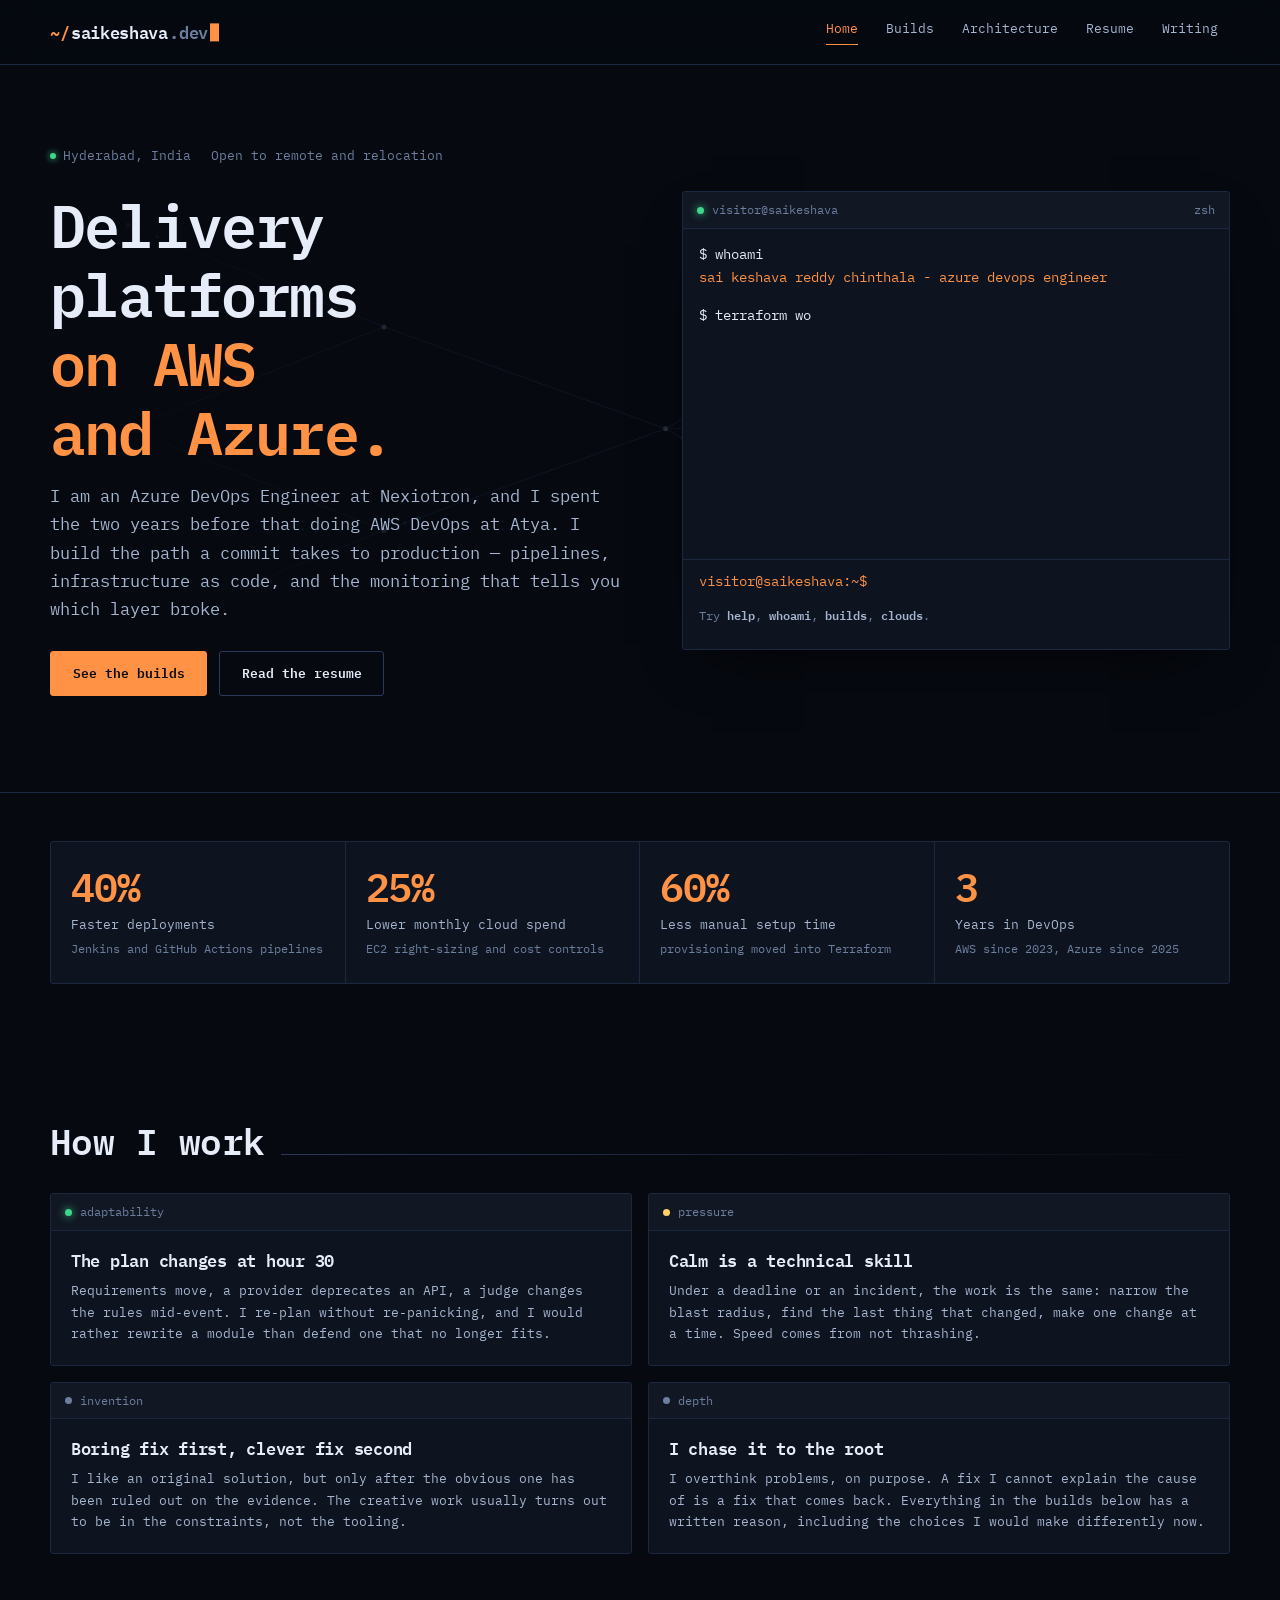
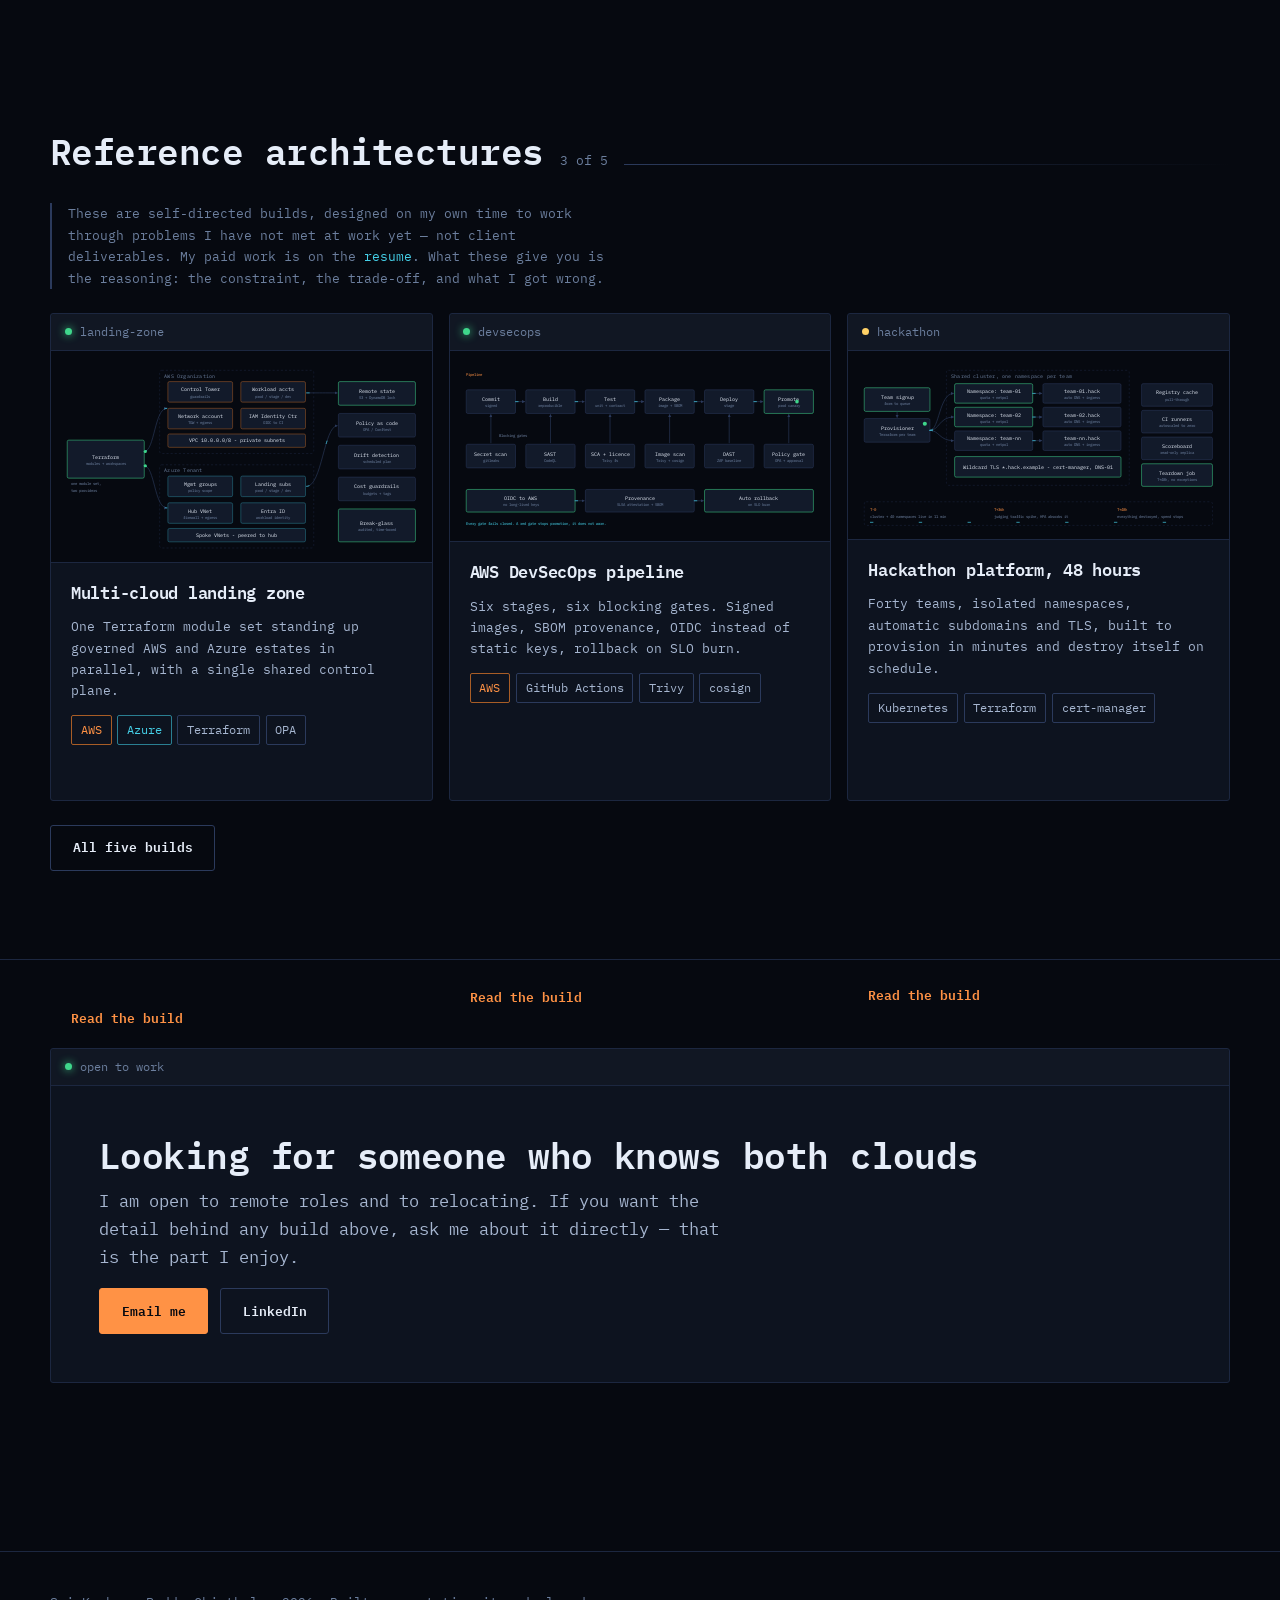
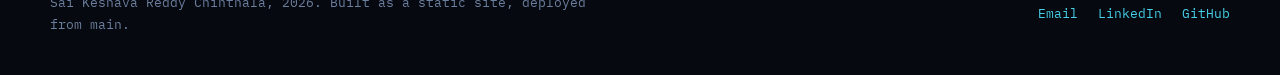
<file: index.html>
<!DOCTYPE html>
<html lang="en">
<head>
<meta charset="UTF-8">
<meta name="viewport" content="width=device-width, initial-scale=1">
<title>Sai Keshava Reddy Chinthala — Azure DevOps Engineer</title>
<meta name="description" content="Azure DevOps Engineer at Nexiotron, with AWS DevOps since 2023. Delivery pipelines, infrastructure as code, and the monitoring that tells you which layer broke.">
<link rel="canonical" href="https://saikeshavareddych.github.io/">

<meta property="og:type" content="website">
<meta property="og:title" content="Sai Keshava Reddy Chinthala — Azure DevOps Engineer">
<meta property="og:description" content="AWS and Azure since 2023. Real delivery work, plus five reference architectures documented decision by decision.">
<meta property="og:url" content="https://saikeshavareddych.github.io/">
<meta property="og:image" content="https://saikeshavareddych.github.io/assets/diagrams/landing-zone.png">
<meta name="twitter:card" content="summary_large_image">
<meta name="theme-color" content="#060910">

<link rel="preconnect" href="https://fonts.googleapis.com">
<link rel="preconnect" href="https://fonts.gstatic.com" crossorigin>
<link href="https://fonts.googleapis.com/css2?family=IBM+Plex+Mono:wght@400;600&family=IBM+Plex+Sans:wght@400;600&display=swap" rel="stylesheet">
<link rel="icon" href="assets/favicon.svg" type="image/svg+xml">
<link rel="apple-touch-icon" href="assets/favicon.svg">
<link rel="stylesheet" href="css/style.css">

<script type="application/ld+json">
{
  "@context": "https://schema.org",
  "@type": "Person",
  "name": "Sai Keshava Reddy Chinthala",
  "jobTitle": "Azure DevOps Engineer",
  "worksFor": { "@type": "Organization", "name": "Nexiotron India Pvt. Ltd." },
  "address": { "@type": "PostalAddress", "addressLocality": "Hyderabad", "addressCountry": "IN" },
  "email": "mailto:saikeshavareddych@gmail.com",
  "telephone": "+91-7729066003",
  "alumniOf": { "@type": "CollegeOrUniversity", "name": "Kamala Institute of Technology and Science" },
  "url": "https://saikeshavareddych.github.io/",
  "sameAs": [
    "https://www.linkedin.com/in/saikeshavareddy/",
    "https://github.com/saikeshavareddych"
  ],
  "knowsAbout": ["AWS", "Microsoft Azure", "Terraform", "Docker", "Kubernetes", "Jenkins", "GitHub Actions", "Azure Pipelines", "Ansible", "Prometheus", "Grafana", "Nginx", "Linux"]
}
</script>
</head>
<body>

<a class="skip" href="#main">Skip to content</a>

<header class="nav">
  <div class="nav-inner">
    <a class="brand" href="index.html">
      <span class="prompt">~/</span>saikeshava<span class="tld">.dev</span><span class="caret" aria-hidden="true"></span>
    </a>
    <button class="nav-toggle" aria-label="Open menu" aria-expanded="false" aria-controls="nav-list">
      <span></span><span></span><span></span>
    </button>
    <ul class="nav-list" id="nav-list">
      <li><a href="index.html" aria-current="page">Home</a></li>
      <li><a href="projects.html">Builds</a></li>
      <li><a href="architecture.html">Architecture</a></li>
      <li><a href="resume.html">Resume</a></li>
      <li><a href="blog.html">Writing</a></li>
    </ul>
  </div>
</header>

<main id="main">

<section class="hero">
  <canvas id="topology" aria-hidden="true"></canvas>
  <div class="shell hero-inner">

    <div>
      <div class="locus">
        <span><i class="pip" aria-hidden="true"></i>Hyderabad, India</span>
        <span>Open to remote and relocation</span>
      </div>

      <h1>
        Delivery platforms
        <span class="l2">on AWS and Azure.</span>
      </h1>

      <p class="lede">
        I am an Azure DevOps Engineer at Nexiotron, and I spent the two years
        before that doing AWS DevOps at Atya. I build the path a commit takes to
        production — pipelines, infrastructure as code, and the monitoring that
        tells you which layer broke.
      </p>

      <div class="btn-row">
        <a class="btn btn--primary" href="projects.html">See the builds</a>
        <a class="btn btn--ghost" href="resume.html">Read the resume</a>
      </div>
    </div>

    <div class="term panel" id="term">
      <div class="panel__bar">
        <i class="dot dot--ok" aria-hidden="true"></i>
        <span>visitor@saikeshava</span>
        <span class="spacer"></span>
        <span>zsh</span>
      </div>
      <div class="term__out" role="log" aria-live="polite" aria-label="Terminal output"></div>
      <form class="term__form" autocomplete="off">
        <label class="term__ps1" for="term-in">visitor@saikeshava:~$</label>
        <input class="term__in" id="term-in" name="cmd" type="text" spellcheck="false"
               autocapitalize="off" autocorrect="off" aria-label="Type a command">
      </form>
      <p class="term__hint">Try <b>help</b>, <b>whoami</b>, <b>builds</b>, <b>clouds</b>.</p>
    </div>

  </div>
</section>

<section class="section section--tight">
  <div class="shell" data-enter>
    <div class="metrics">
      <div class="metric">
        <div class="metric__v"><span data-count="40" data-suffix="%">0%</span></div>
        <div class="metric__k">Faster deployments</div>
        <div class="metric__n">Jenkins and GitHub Actions pipelines</div>
      </div>
      <div class="metric">
        <div class="metric__v"><span data-count="25" data-suffix="%">0%</span></div>
        <div class="metric__k">Lower monthly cloud spend</div>
        <div class="metric__n">EC2 right-sizing and cost controls</div>
      </div>
      <div class="metric">
        <div class="metric__v"><span data-count="60" data-suffix="%">0%</span></div>
        <div class="metric__k">Less manual setup time</div>
        <div class="metric__n">provisioning moved into Terraform</div>
      </div>
      <div class="metric">
        <div class="metric__v"><span data-count="3">0</span></div>
        <div class="metric__k">Years in DevOps</div>
        <div class="metric__n">AWS since 2023, Azure since 2025</div>
      </div>
    </div>
  </div>
</section>

<section class="section">
  <div class="shell">
    <div class="section-head" data-enter>
      <h2>How I work</h2>
    </div>

    <div class="grid grid--pair" data-enter>
      <article class="panel strength">
        <div class="panel__bar"><i class="dot dot--ok" aria-hidden="true"></i><span>adaptability</span></div>
        <div class="panel__body">
          <h3>The plan changes at hour 30</h3>
          <p>
            Requirements move, a provider deprecates an API, a judge changes the
            rules mid-event. I re-plan without re-panicking, and I would rather
            rewrite a module than defend one that no longer fits.
          </p>
        </div>
      </article>

      <article class="panel strength">
        <div class="panel__bar"><i class="dot dot--warn" aria-hidden="true"></i><span>pressure</span></div>
        <div class="panel__body">
          <h3>Calm is a technical skill</h3>
          <p>
            Under a deadline or an incident, the work is the same: narrow the
            blast radius, find the last thing that changed, make one change at a
            time. Speed comes from not thrashing.
          </p>
        </div>
      </article>

      <article class="panel strength">
        <div class="panel__bar"><i class="dot" aria-hidden="true"></i><span>invention</span></div>
        <div class="panel__body">
          <h3>Boring fix first, clever fix second</h3>
          <p>
            I like an original solution, but only after the obvious one has been
            ruled out on the evidence. The creative work usually turns out to be
            in the constraints, not the tooling.
          </p>
        </div>
      </article>

      <article class="panel strength">
        <div class="panel__bar"><i class="dot" aria-hidden="true"></i><span>depth</span></div>
        <div class="panel__body">
          <h3>I chase it to the root</h3>
          <p>
            I overthink problems, on purpose. A fix I cannot explain the cause of
            is a fix that comes back. Everything in the builds below has a
            written reason, including the choices I would make differently now.
          </p>
        </div>
      </article>
    </div>
  </div>
</section>

<section class="section">
  <div class="shell">
    <div class="section-head" data-enter>
      <h2>Reference architectures</h2>
      <span class="count">3 of 5</span>
    </div>

    <p class="disclaimer" data-enter>
      These are self-directed builds, designed on my own time to work through
      problems I have not met at work yet — not client deliverables. My paid
      work is on the <a href="resume.html">resume</a>. What these give you is
      the reasoning: the constraint, the trade-off, and what I got wrong.
    </p>

    <div class="grid" data-enter>

      <a class="panel build" href="projects/multi-cloud-landing-zone.html">
        <div class="panel__bar"><i class="dot dot--ok" aria-hidden="true"></i><span>landing-zone</span></div>
        <div class="build__thumb" data-diagram="landing-zone" aria-hidden="true"><noscript><img src="assets/diagrams/landing-zone.png" alt=""></noscript></div>
        <div class="panel__body">
          <h3>Multi-cloud landing zone</h3>
          <p>One Terraform module set standing up governed AWS and Azure estates in parallel, with a single shared control plane.</p>
          <div class="tags">
            <span class="tag tag--aws">AWS</span>
            <span class="tag tag--azure">Azure</span>
            <span class="tag">Terraform</span>
            <span class="tag">OPA</span>
          </div>
          <span class="open">Read the build</span>
        </div>
      </a>

      <a class="panel build" href="projects/aws-devsecops-pipeline.html">
        <div class="panel__bar"><i class="dot dot--ok" aria-hidden="true"></i><span>devsecops</span></div>
        <div class="build__thumb" data-diagram="devsecops" aria-hidden="true"><noscript><img src="assets/diagrams/devsecops.png" alt=""></noscript></div>
        <div class="panel__body">
          <h3>AWS DevSecOps pipeline</h3>
          <p>Six stages, six blocking gates. Signed images, SBOM provenance, OIDC instead of static keys, rollback on SLO burn.</p>
          <div class="tags">
            <span class="tag tag--aws">AWS</span>
            <span class="tag">GitHub Actions</span>
            <span class="tag">Trivy</span>
            <span class="tag">cosign</span>
          </div>
          <span class="open">Read the build</span>
        </div>
      </a>

      <a class="panel build" href="projects/hackathon-platform-48h.html">
        <div class="panel__bar"><i class="dot dot--warn" aria-hidden="true"></i><span>hackathon</span></div>
        <div class="build__thumb" data-diagram="hackathon" aria-hidden="true"><noscript><img src="assets/diagrams/hackathon.png" alt=""></noscript></div>
        <div class="panel__body">
          <h3>Hackathon platform, 48 hours</h3>
          <p>Forty teams, isolated namespaces, automatic subdomains and TLS, built to provision in minutes and destroy itself on schedule.</p>
          <div class="tags">
            <span class="tag">Kubernetes</span>
            <span class="tag">Terraform</span>
            <span class="tag">cert-manager</span>
          </div>
          <span class="open">Read the build</span>
        </div>
      </a>

    </div>

    <div class="btn-row" style="margin-top:1.5rem" data-enter>
      <a class="btn btn--ghost" href="projects.html">All five builds</a>
    </div>
  </div>
</section>

<section class="section cta">
  <div class="shell" data-enter>
    <div class="panel">
      <div class="panel__bar"><i class="dot dot--ok" aria-hidden="true"></i><span>open to work</span></div>
      <div class="panel__body">
        <h2>Looking for someone who knows both clouds</h2>
        <p class="lede">
          I am open to remote roles and to relocating. If you want the detail
          behind any build above, ask me about it directly — that is the part I
          enjoy.
        </p>
        <div class="btn-row">
          <a class="btn btn--primary" href="mailto:saikeshavareddych@gmail.com?subject=Role%20discussion">Email me</a>
          <a class="btn btn--ghost" href="https://www.linkedin.com/in/saikeshavareddy/" target="_blank" rel="noopener">LinkedIn</a>
        </div>
      </div>
    </div>
  </div>
</section>

</main>

<footer class="foot">
  <div class="shell foot-inner">
    <p>Sai Keshava Reddy Chinthala, <span data-year>2026</span>. Built as a static site, deployed from main.</p>
    <div class="foot-links">
      <a href="mailto:saikeshavareddych@gmail.com">Email</a>
      <a href="https://www.linkedin.com/in/saikeshavareddy/" target="_blank" rel="noopener">LinkedIn</a>
      <a href="https://github.com/saikeshavareddych" target="_blank" rel="noopener">GitHub</a>
    </div>
  </div>
</footer>

<script src="js/diagrams.js"></script>
<script src="js/main.js" defer></script>
<script src="js/terminal.js" defer></script>
</body>
</html>
</file>
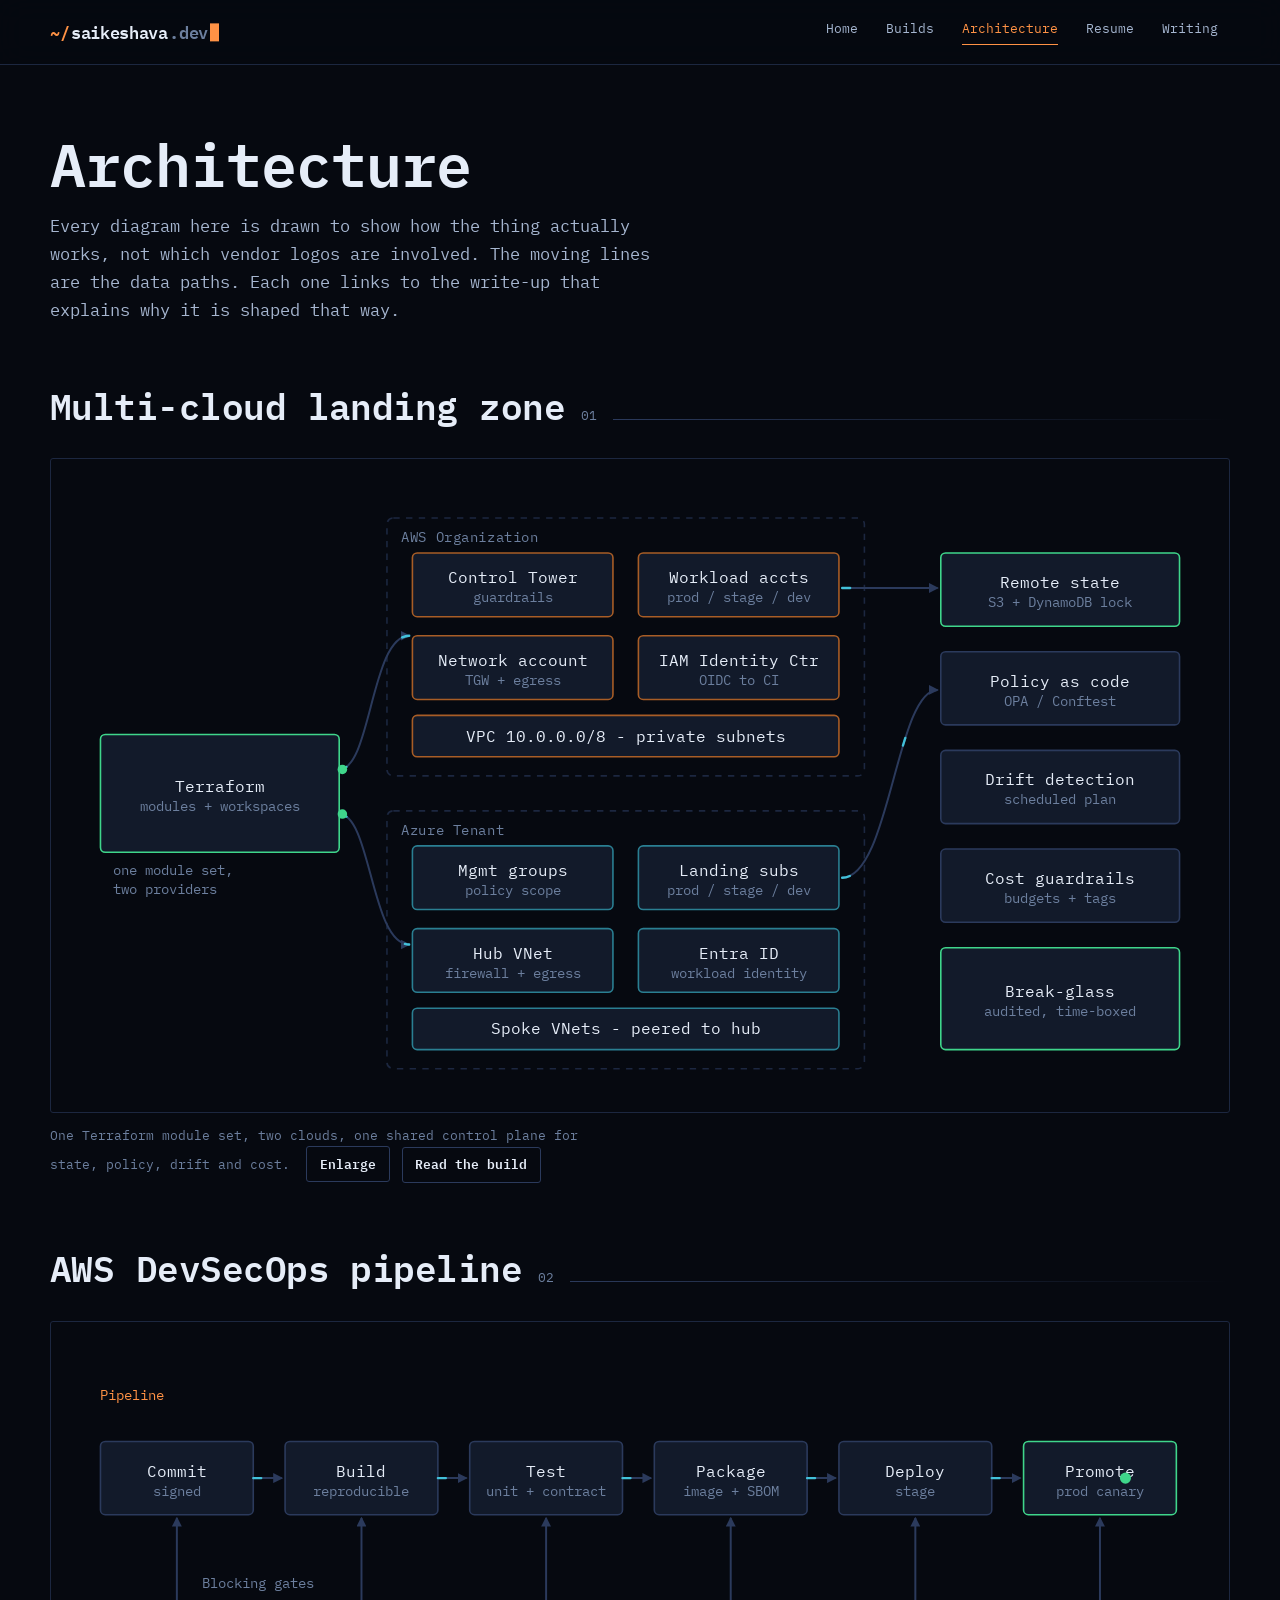
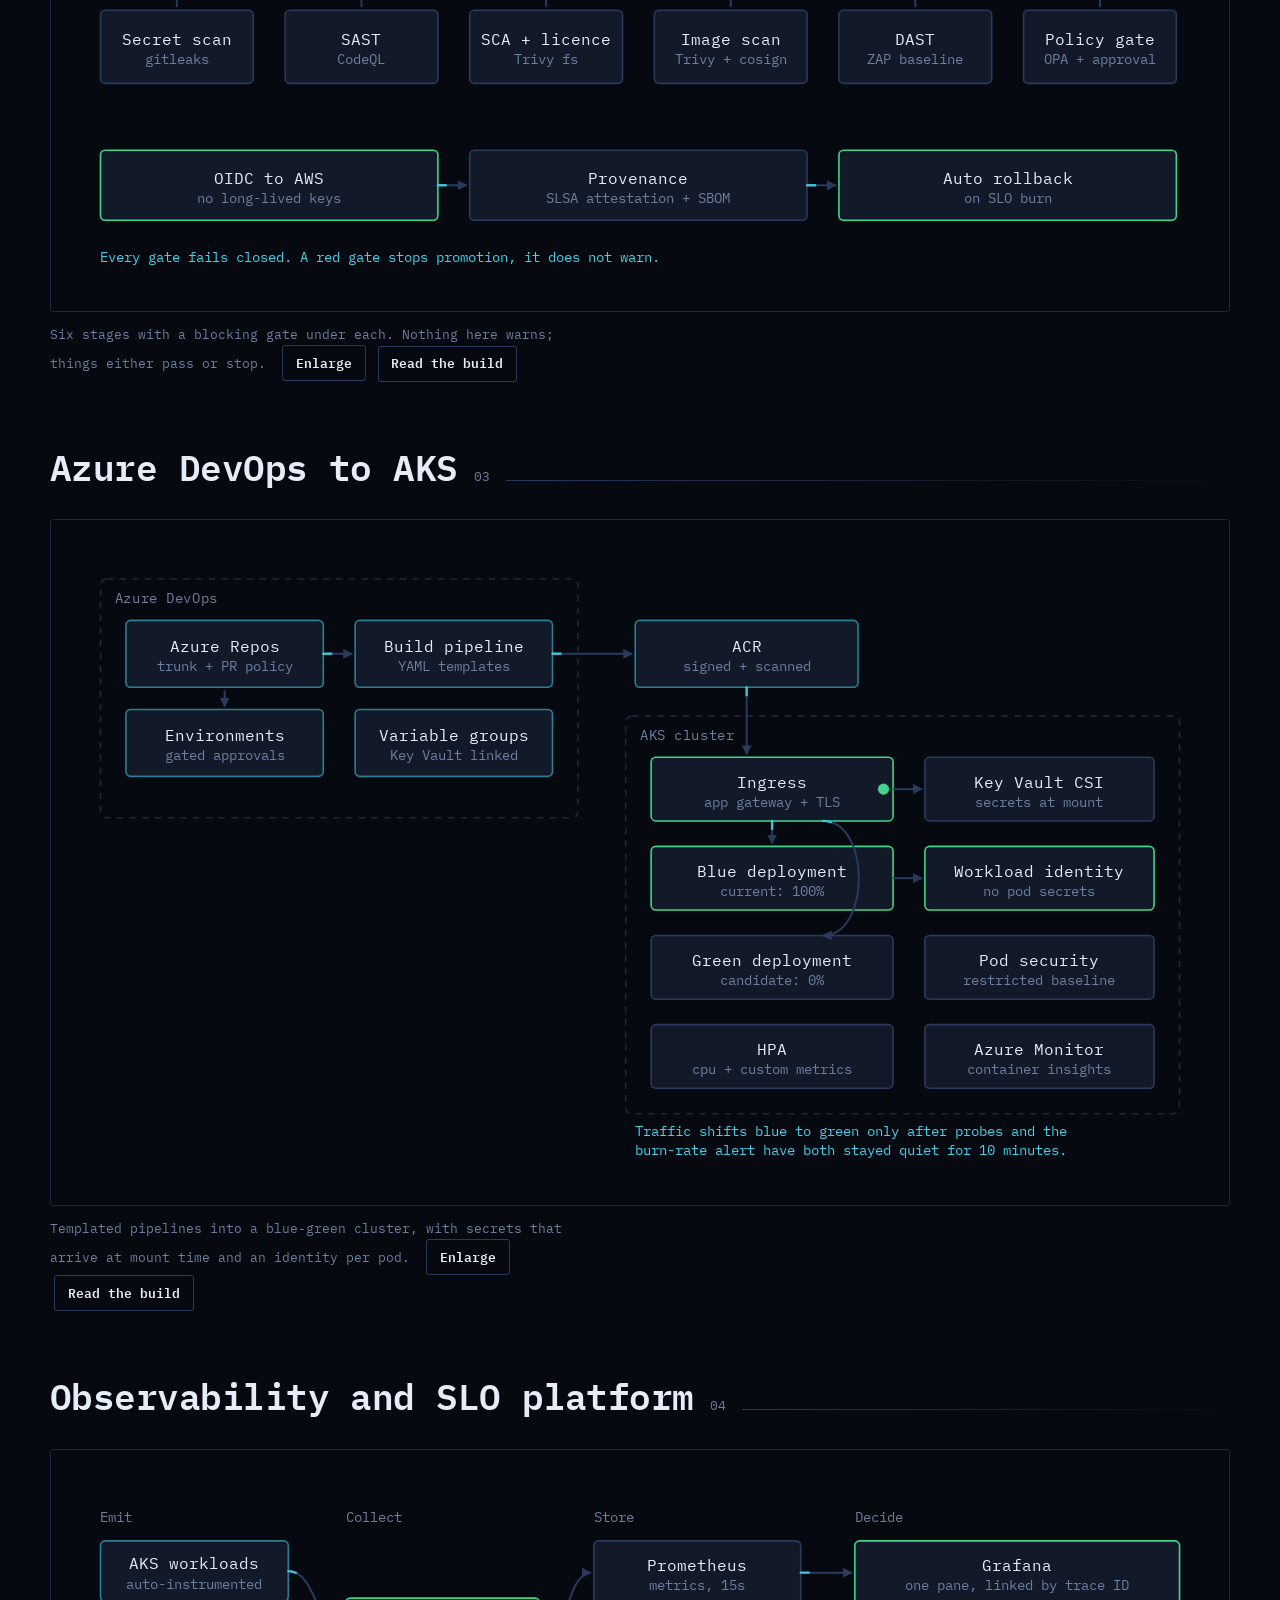
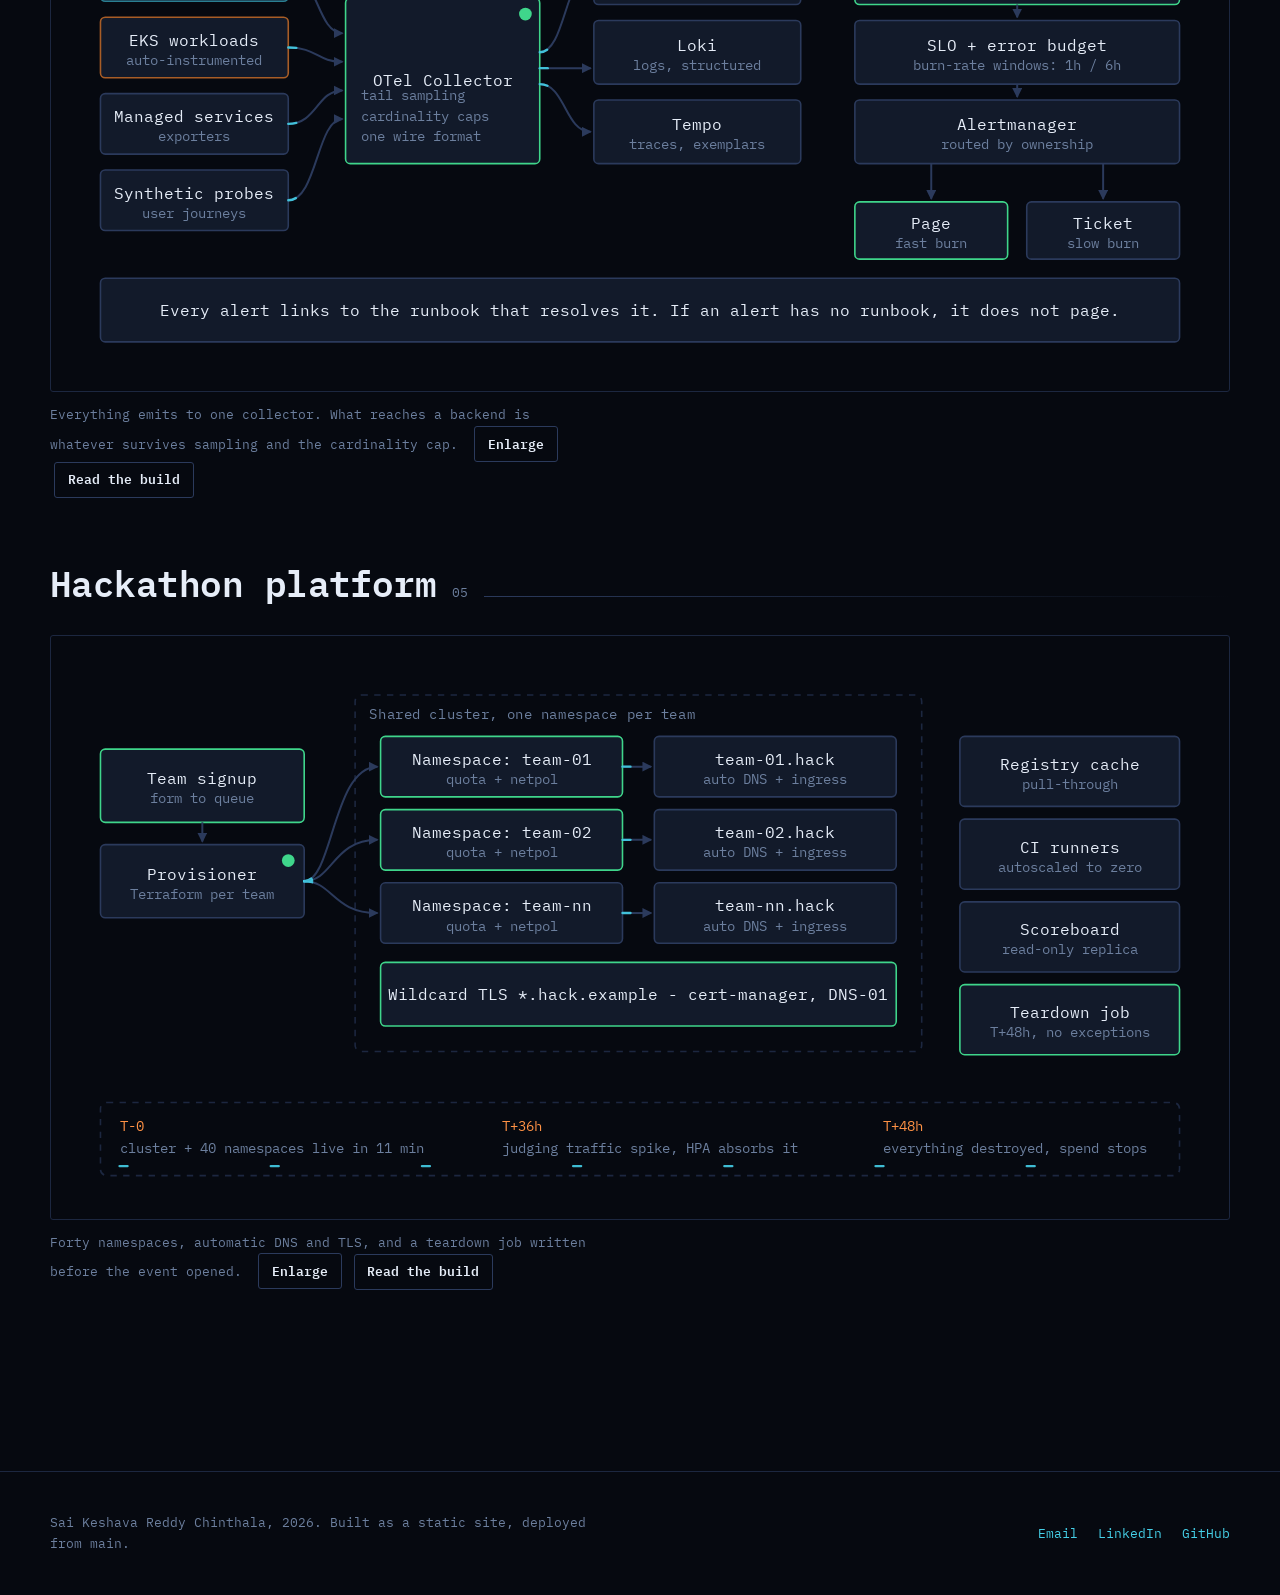
<file: architecture.html>
<!DOCTYPE html>
<html lang="en">
<head>
<meta charset="UTF-8">
<meta name="viewport" content="width=device-width, initial-scale=1">
<title>Architecture — Sai Keshava Reddy Chinthala</title>
<meta name="description" content="Five architecture diagrams across AWS and Azure: landing zone, DevSecOps pipeline, AKS delivery platform, observability, and a 48-hour hackathon platform.">
<link rel="canonical" href="https://saikeshavareddych.github.io/architecture.html">

<meta property="og:type" content="website">
<meta property="og:title" content="Architecture — Sai Keshava Reddy Chinthala">
<meta property="og:description" content="Five architecture diagrams across AWS and Azure, drawn to show the mechanism rather than the logos.">
<meta property="og:url" content="https://saikeshavareddych.github.io/architecture.html">
<meta property="og:image" content="https://saikeshavareddych.github.io/assets/diagrams/landing-zone.png">
<meta name="twitter:card" content="summary_large_image">
<meta name="theme-color" content="#060910">

<link rel="preconnect" href="https://fonts.googleapis.com">
<link rel="preconnect" href="https://fonts.gstatic.com" crossorigin>
<link href="https://fonts.googleapis.com/css2?family=IBM+Plex+Mono:wght@400;600&family=IBM+Plex+Sans:wght@400;600&display=swap" rel="stylesheet">
<link rel="icon" href="assets/favicon.svg" type="image/svg+xml">
<link rel="apple-touch-icon" href="assets/favicon.svg">
<link rel="stylesheet" href="css/style.css">
</head>
<body>

<a class="skip" href="#main">Skip to content</a>

<header class="nav">
  <div class="nav-inner">
    <a class="brand" href="index.html">
      <span class="prompt">~/</span>saikeshava<span class="tld">.dev</span><span class="caret" aria-hidden="true"></span>
    </a>
    <button class="nav-toggle" aria-label="Open menu" aria-expanded="false" aria-controls="nav-list">
      <span></span><span></span><span></span>
    </button>
    <ul class="nav-list" id="nav-list">
      <li><a href="index.html">Home</a></li>
      <li><a href="projects.html">Builds</a></li>
      <li><a href="architecture.html" aria-current="page">Architecture</a></li>
      <li><a href="resume.html">Resume</a></li>
      <li><a href="blog.html">Writing</a></li>
    </ul>
  </div>
</header>

<main id="main">

<div class="shell page-head">
  <h1>Architecture</h1>
  <p class="lede">
    Every diagram here is drawn to show how the thing actually works, not which
    vendor logos are involved. The moving lines are the data paths. Each one
    links to the write-up that explains why it is shaped that way.
  </p>
</div>

<section class="section">
  <div class="shell">

    <article style="margin-bottom:4rem" data-enter>
      <div class="section-head">
        <h2>Multi-cloud landing zone</h2>
        <span class="count">01</span>
      </div>
      <div class="diagram" id="dg-1" data-diagram="landing-zone"><noscript><img src="assets/diagrams/landing-zone.png" alt="Multi-cloud landing zone: one Terraform module set provisioning parallel AWS and Azure estates behind a shared control plane."></noscript></div>
      <p class="diagram-caption">
        One Terraform module set, two clouds, one shared control plane for state,
        policy, drift and cost.
        <button class="btn btn--ghost" style="min-height:36px;padding:.35rem .8rem;margin-left:.5rem" data-zoom="dg-1" data-zoom-label="Multi-cloud landing zone, enlarged">Enlarge</button>
        <a class="btn btn--ghost" style="min-height:36px;padding:.35rem .8rem;margin-left:.25rem" href="projects/multi-cloud-landing-zone.html">Read the build</a>
      </p>
    </article>

    <article style="margin-bottom:4rem" data-enter>
      <div class="section-head">
        <h2>AWS DevSecOps pipeline</h2>
        <span class="count">02</span>
      </div>
      <div class="diagram" id="dg-2" data-diagram="devsecops"><noscript><img src="assets/diagrams/devsecops.png" alt="AWS DevSecOps pipeline: six delivery stages, each with a blocking security gate beneath it, over a supply-chain spine."></noscript></div>
      <p class="diagram-caption">
        Six stages with a blocking gate under each. Nothing here warns; things
        either pass or stop.
        <button class="btn btn--ghost" style="min-height:36px;padding:.35rem .8rem;margin-left:.5rem" data-zoom="dg-2" data-zoom-label="AWS DevSecOps pipeline, enlarged">Enlarge</button>
        <a class="btn btn--ghost" style="min-height:36px;padding:.35rem .8rem;margin-left:.25rem" href="projects/aws-devsecops-pipeline.html">Read the build</a>
      </p>
    </article>

    <article style="margin-bottom:4rem" data-enter>
      <div class="section-head">
        <h2>Azure DevOps to AKS</h2>
        <span class="count">03</span>
      </div>
      <div class="diagram" id="dg-3" data-diagram="aks-platform"><noscript><img src="assets/diagrams/aks-platform.png" alt="Azure DevOps to AKS: templated pipelines into a blue-green cluster with Key Vault secrets and workload identity."></noscript></div>
      <p class="diagram-caption">
        Templated pipelines into a blue-green cluster, with secrets that arrive at
        mount time and an identity per pod.
        <button class="btn btn--ghost" style="min-height:36px;padding:.35rem .8rem;margin-left:.5rem" data-zoom="dg-3" data-zoom-label="Azure DevOps to AKS delivery platform, enlarged">Enlarge</button>
        <a class="btn btn--ghost" style="min-height:36px;padding:.35rem .8rem;margin-left:.25rem" href="projects/azure-devops-aks-platform.html">Read the build</a>
      </p>
    </article>

    <article style="margin-bottom:4rem" data-enter>
      <div class="section-head">
        <h2>Observability and SLO platform</h2>
        <span class="count">04</span>
      </div>
      <div class="diagram" id="dg-4" data-diagram="observability"><noscript><img src="assets/diagrams/observability.png" alt="Observability platform: all workloads emit to one OpenTelemetry Collector, fanning out to Prometheus, Loki and Tempo, joined in Grafana."></noscript></div>
      <p class="diagram-caption">
        Everything emits to one collector. What reaches a backend is whatever
        survives sampling and the cardinality cap.
        <button class="btn btn--ghost" style="min-height:36px;padding:.35rem .8rem;margin-left:.5rem" data-zoom="dg-4" data-zoom-label="Observability and SLO platform, enlarged">Enlarge</button>
        <a class="btn btn--ghost" style="min-height:36px;padding:.35rem .8rem;margin-left:.25rem" href="projects/observability-slo-platform.html">Read the build</a>
      </p>
    </article>

    <article data-enter>
      <div class="section-head">
        <h2>Hackathon platform</h2>
        <span class="count">05</span>
      </div>
      <div class="diagram" id="dg-5" data-diagram="hackathon"><noscript><img src="assets/diagrams/hackathon.png" alt="Hackathon platform: a provisioner creating one namespace per team with automatic DNS and TLS, plus a scheduled teardown."></noscript></div>
      <p class="diagram-caption">
        Forty namespaces, automatic DNS and TLS, and a teardown job written before
        the event opened.
        <button class="btn btn--ghost" style="min-height:36px;padding:.35rem .8rem;margin-left:.5rem" data-zoom="dg-5" data-zoom-label="Hackathon platform, enlarged">Enlarge</button>
        <a class="btn btn--ghost" style="min-height:36px;padding:.35rem .8rem;margin-left:.25rem" href="projects/hackathon-platform-48h.html">Read the build</a>
      </p>
    </article>

  </div>
</section>

</main>

<div class="lightbox" id="lightbox" role="dialog" aria-modal="true">
  <button class="lightbox__close" aria-label="Close">&#10005;</button>
  <div class="lightbox__inner"></div>
</div>

<footer class="foot">
  <div class="shell foot-inner">
    <p>Sai Keshava Reddy Chinthala, <span data-year>2026</span>. Built as a static site, deployed from main.</p>
    <div class="foot-links">
      <a href="mailto:saikeshavareddych@gmail.com">Email</a>
      <a href="https://www.linkedin.com/in/saikeshavareddy/" target="_blank" rel="noopener">LinkedIn</a>
      <a href="https://github.com/saikeshavareddych" target="_blank" rel="noopener">GitHub</a>
    </div>
  </div>
</footer>

<script src="js/diagrams.js"></script>
<script src="js/main.js" defer></script>
</body>
</html>
</file>
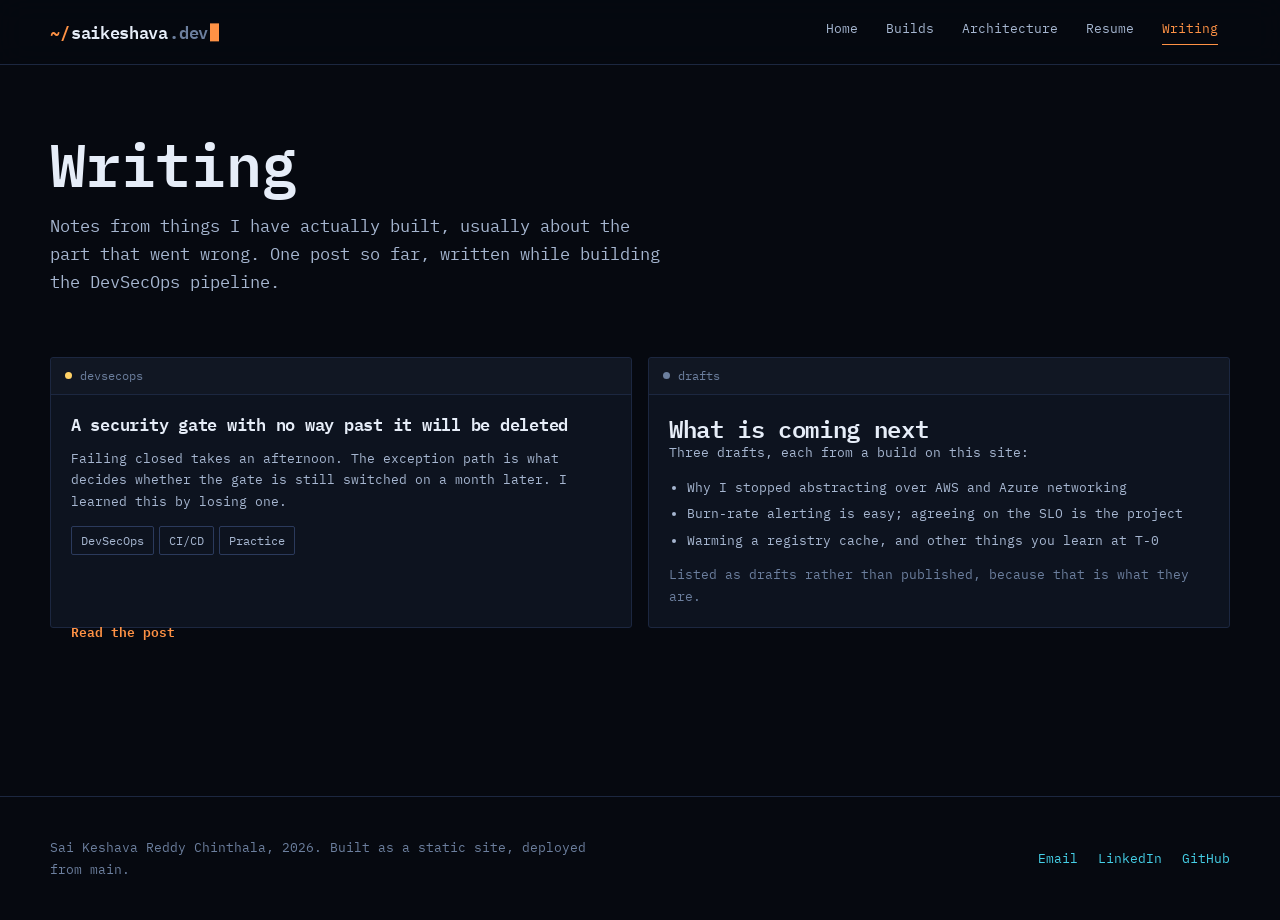
<file: blog.html>
<!DOCTYPE html>
<html lang="en">
<head>
<meta charset="UTF-8">
<meta name="viewport" content="width=device-width, initial-scale=1">
<title>Writing — Sai Keshava Reddy Chinthala</title>
<meta name="description" content="Notes on DevOps practice from things I have actually built: security gating, delivery pipelines, and multi-cloud infrastructure.">
<link rel="canonical" href="https://saikeshavareddych.github.io/blog.html">

<meta property="og:type" content="website">
<meta property="og:title" content="Writing — Sai Keshava Reddy Chinthala">
<meta property="og:description" content="Notes on DevOps practice from things I have actually built.">
<meta property="og:url" content="https://saikeshavareddych.github.io/blog.html">
<meta name="theme-color" content="#060910">

<link rel="preconnect" href="https://fonts.googleapis.com">
<link rel="preconnect" href="https://fonts.gstatic.com" crossorigin>
<link href="https://fonts.googleapis.com/css2?family=IBM+Plex+Mono:wght@400;600&family=IBM+Plex+Sans:wght@400;600&display=swap" rel="stylesheet">
<link rel="icon" href="assets/favicon.svg" type="image/svg+xml">
<link rel="apple-touch-icon" href="assets/favicon.svg">
<link rel="stylesheet" href="css/style.css">
</head>
<body>

<a class="skip" href="#main">Skip to content</a>

<header class="nav">
  <div class="nav-inner">
    <a class="brand" href="index.html">
      <span class="prompt">~/</span>saikeshava<span class="tld">.dev</span><span class="caret" aria-hidden="true"></span>
    </a>
    <button class="nav-toggle" aria-label="Open menu" aria-expanded="false" aria-controls="nav-list">
      <span></span><span></span><span></span>
    </button>
    <ul class="nav-list" id="nav-list">
      <li><a href="index.html">Home</a></li>
      <li><a href="projects.html">Builds</a></li>
      <li><a href="architecture.html">Architecture</a></li>
      <li><a href="resume.html">Resume</a></li>
      <li><a href="blog.html" aria-current="page">Writing</a></li>
    </ul>
  </div>
</header>

<main id="main">

<div class="shell page-head">
  <h1>Writing</h1>
  <p class="lede">
    Notes from things I have actually built, usually about the part that went
    wrong. One post so far, written while building the DevSecOps pipeline.
  </p>
</div>

<section class="section">
  <div class="shell">
    <div class="grid grid--2" data-enter>

      <a class="panel build" href="posts/security-gates-need-an-exception-path.html">
        <div class="panel__bar"><i class="dot dot--warn" aria-hidden="true"></i><span>devsecops</span></div>
        <div class="panel__body">
          <h3>A security gate with no way past it will be deleted</h3>
          <p>
            Failing closed takes an afternoon. The exception path is what decides
            whether the gate is still switched on a month later. I learned this by
            losing one.
          </p>
          <div class="tags">
            <span class="tag">DevSecOps</span>
            <span class="tag">CI/CD</span>
            <span class="tag">Practice</span>
          </div>
          <span class="open">Read the post</span>
        </div>
      </a>

      <div class="panel">
        <div class="panel__bar"><i class="dot" aria-hidden="true"></i><span>drafts</span></div>
        <div class="panel__body">
          <h3>What is coming next</h3>
          <p style="color:var(--ink-mid);font-size:var(--t-sm)">
            Three drafts, each from a build on this site:
          </p>
          <ul style="color:var(--ink-mid);font-size:var(--t-sm)">
            <li>Why I stopped abstracting over AWS and Azure networking</li>
            <li>Burn-rate alerting is easy; agreeing on the SLO is the project</li>
            <li>Warming a registry cache, and other things you learn at T-0</li>
          </ul>
          <p style="color:var(--ink-dim);font-size:var(--t-sm);margin-bottom:0">
            Listed as drafts rather than published, because that is what they are.
          </p>
        </div>
      </div>

    </div>
  </div>
</section>

</main>

<footer class="foot">
  <div class="shell foot-inner">
    <p>Sai Keshava Reddy Chinthala, <span data-year>2026</span>. Built as a static site, deployed from main.</p>
    <div class="foot-links">
      <a href="mailto:saikeshavareddych@gmail.com">Email</a>
      <a href="https://www.linkedin.com/in/saikeshavareddy/" target="_blank" rel="noopener">LinkedIn</a>
      <a href="https://github.com/saikeshavareddych" target="_blank" rel="noopener">GitHub</a>
    </div>
  </div>
</footer>

<script src="js/main.js" defer></script>
</body>
</html>
</file>
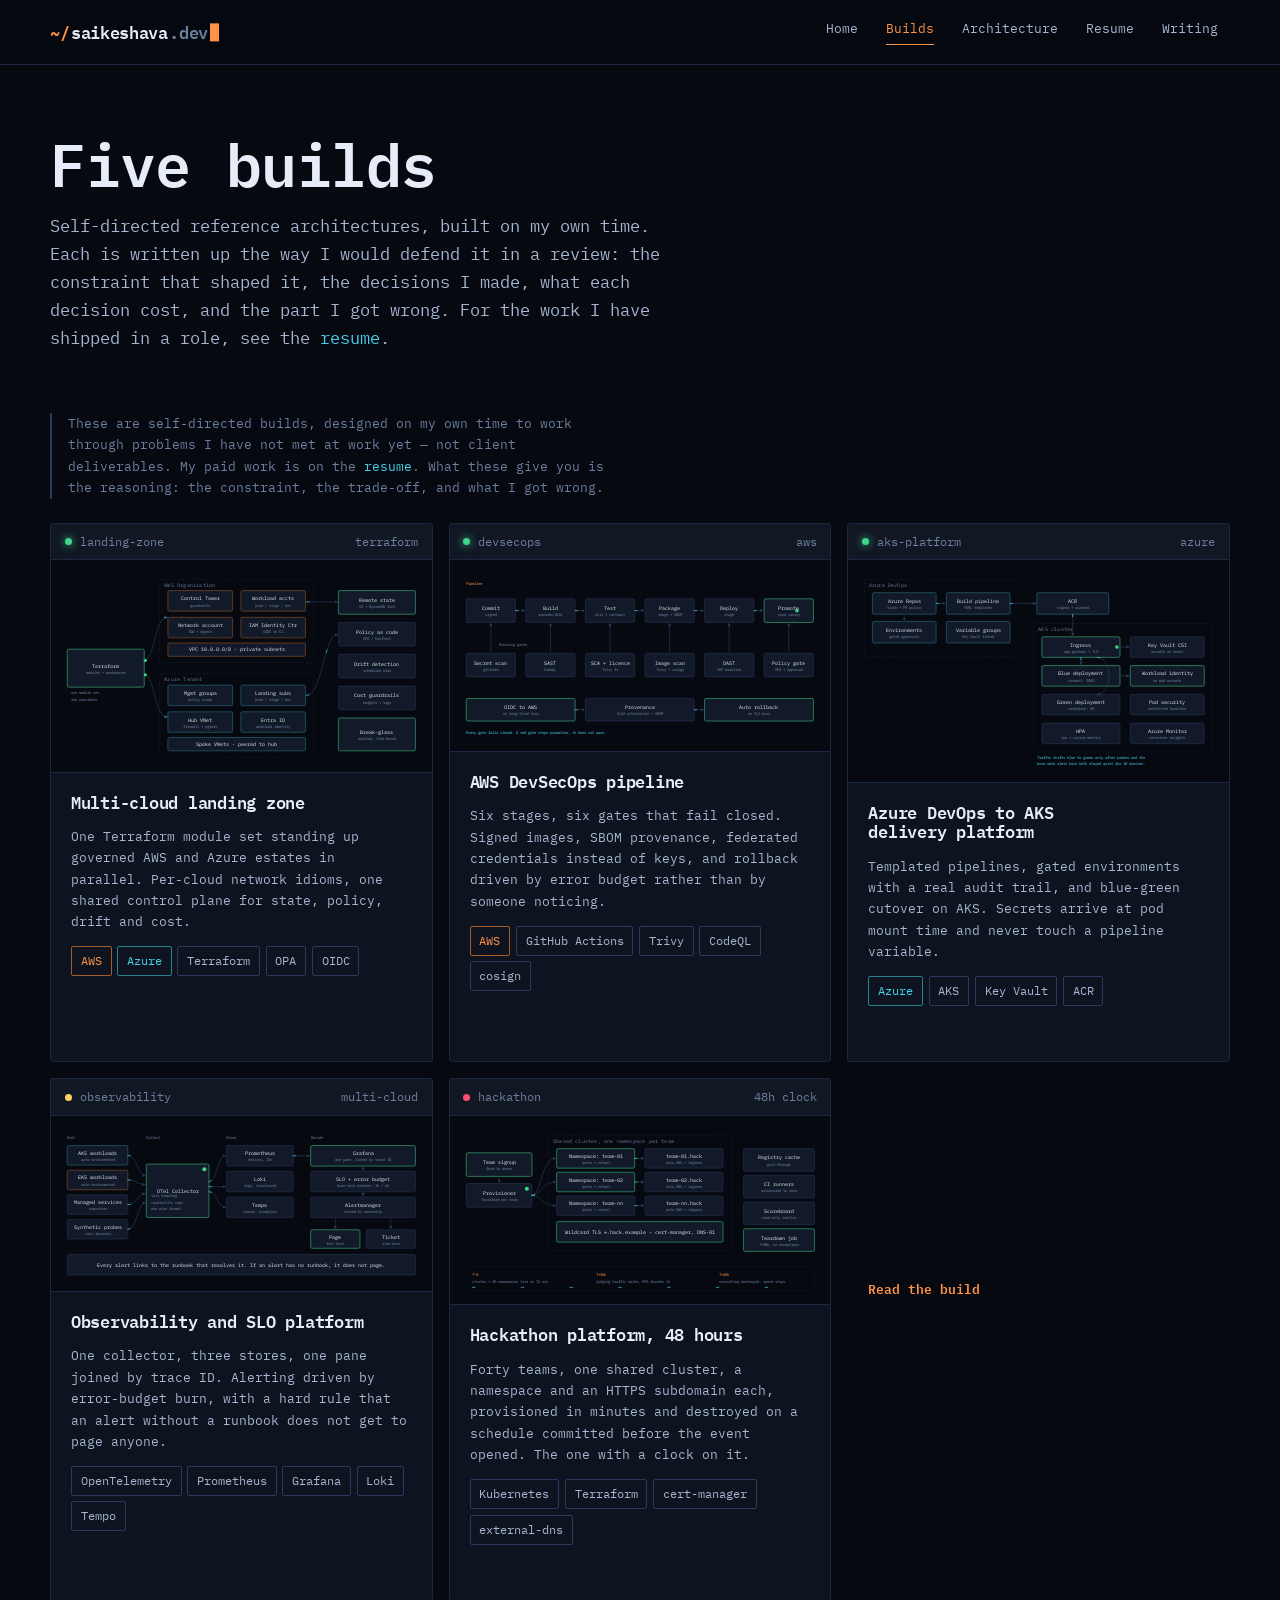
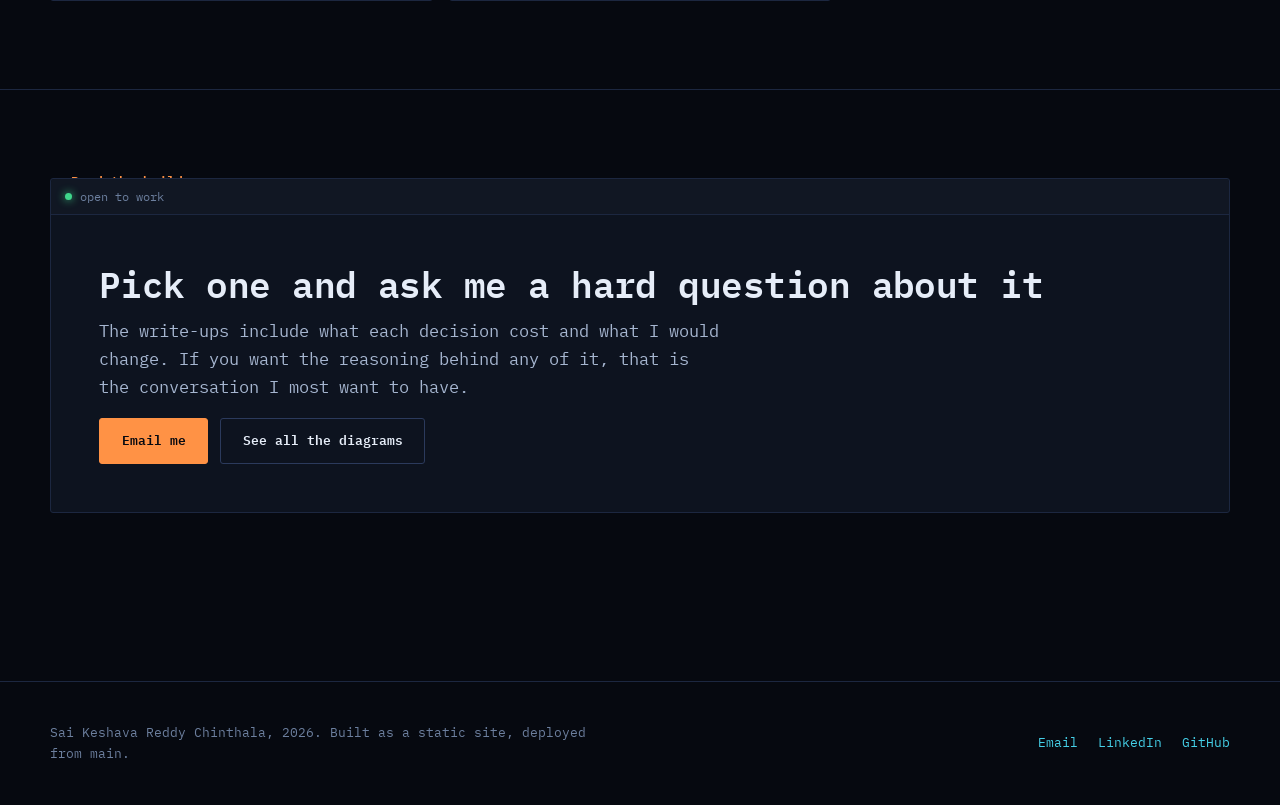
<file: projects.html>
<!DOCTYPE html>
<html lang="en">
<head>
<meta charset="UTF-8">
<meta name="viewport" content="width=device-width, initial-scale=1">
<title>Builds — Sai Keshava Reddy Chinthala</title>
<meta name="description" content="Five reference architectures across AWS and Azure, each written up with its constraints, its trade-offs and what I would change.">
<link rel="canonical" href="https://saikeshavareddych.github.io/projects.html">

<meta property="og:type" content="website">
<meta property="og:title" content="Builds — Sai Keshava Reddy Chinthala">
<meta property="og:description" content="Five reference architectures across AWS and Azure, documented decision by decision.">
<meta property="og:url" content="https://saikeshavareddych.github.io/projects.html">
<meta property="og:image" content="https://saikeshavareddych.github.io/assets/diagrams/landing-zone.png">
<meta name="twitter:card" content="summary_large_image">
<meta name="theme-color" content="#060910">

<link rel="preconnect" href="https://fonts.googleapis.com">
<link rel="preconnect" href="https://fonts.gstatic.com" crossorigin>
<link href="https://fonts.googleapis.com/css2?family=IBM+Plex+Mono:wght@400;600&family=IBM+Plex+Sans:wght@400;600&display=swap" rel="stylesheet">
<link rel="icon" href="assets/favicon.svg" type="image/svg+xml">
<link rel="apple-touch-icon" href="assets/favicon.svg">
<link rel="stylesheet" href="css/style.css">
</head>
<body>

<a class="skip" href="#main">Skip to content</a>

<header class="nav">
  <div class="nav-inner">
    <a class="brand" href="index.html">
      <span class="prompt">~/</span>saikeshava<span class="tld">.dev</span><span class="caret" aria-hidden="true"></span>
    </a>
    <button class="nav-toggle" aria-label="Open menu" aria-expanded="false" aria-controls="nav-list">
      <span></span><span></span><span></span>
    </button>
    <ul class="nav-list" id="nav-list">
      <li><a href="index.html">Home</a></li>
      <li><a href="projects.html" aria-current="page">Builds</a></li>
      <li><a href="architecture.html">Architecture</a></li>
      <li><a href="resume.html">Resume</a></li>
      <li><a href="blog.html">Writing</a></li>
    </ul>
  </div>
</header>

<main id="main">

<div class="shell page-head">
  <h1>Five builds</h1>
  <p class="lede">
    Self-directed reference architectures, built on my own time. Each is written
    up the way I would defend it in a review: the constraint that shaped it, the
    decisions I made, what each decision cost, and the part I got wrong. For the
    work I have shipped in a role, see the <a href="resume.html">resume</a>.
  </p>
</div>

<section class="section">
  <div class="shell">

    <p class="disclaimer" data-enter>
      These are self-directed builds, designed on my own time to work through
      problems I have not met at work yet — not client deliverables. My paid
      work is on the <a href="resume.html">resume</a>. What these give you is
      the reasoning: the constraint, the trade-off, and what I got wrong.
    </p>

    <div class="grid grid--2" data-enter>

      <a class="panel build" href="projects/multi-cloud-landing-zone.html">
        <div class="panel__bar"><i class="dot dot--ok" aria-hidden="true"></i><span>landing-zone</span><span class="spacer"></span><span>terraform</span></div>
        <div class="build__thumb" data-diagram="landing-zone" aria-hidden="true"><noscript><img src="assets/diagrams/landing-zone.png" alt=""></noscript></div>
        <div class="panel__body">
          <h3>Multi-cloud landing zone</h3>
          <p>
            One Terraform module set standing up governed AWS and Azure estates in
            parallel. Per-cloud network idioms, one shared control plane for state,
            policy, drift and cost.
          </p>
          <div class="tags">
            <span class="tag tag--aws">AWS</span>
            <span class="tag tag--azure">Azure</span>
            <span class="tag">Terraform</span>
            <span class="tag">OPA</span>
            <span class="tag">OIDC</span>
          </div>
          <span class="open">Read the build</span>
        </div>
      </a>

      <a class="panel build" href="projects/aws-devsecops-pipeline.html">
        <div class="panel__bar"><i class="dot dot--ok" aria-hidden="true"></i><span>devsecops</span><span class="spacer"></span><span>aws</span></div>
        <div class="build__thumb" data-diagram="devsecops" aria-hidden="true"><noscript><img src="assets/diagrams/devsecops.png" alt=""></noscript></div>
        <div class="panel__body">
          <h3>AWS DevSecOps pipeline</h3>
          <p>
            Six stages, six gates that fail closed. Signed images, SBOM provenance,
            federated credentials instead of keys, and rollback driven by error
            budget rather than by someone noticing.
          </p>
          <div class="tags">
            <span class="tag tag--aws">AWS</span>
            <span class="tag">GitHub Actions</span>
            <span class="tag">Trivy</span>
            <span class="tag">CodeQL</span>
            <span class="tag">cosign</span>
          </div>
          <span class="open">Read the build</span>
        </div>
      </a>

      <a class="panel build" href="projects/azure-devops-aks-platform.html">
        <div class="panel__bar"><i class="dot dot--ok" aria-hidden="true"></i><span>aks-platform</span><span class="spacer"></span><span>azure</span></div>
        <div class="build__thumb" data-diagram="aks-platform" aria-hidden="true"><noscript><img src="assets/diagrams/aks-platform.png" alt=""></noscript></div>
        <div class="panel__body">
          <h3>Azure DevOps to AKS delivery platform</h3>
          <p>
            Templated pipelines, gated environments with a real audit trail, and
            blue-green cutover on AKS. Secrets arrive at pod mount time and never
            touch a pipeline variable.
          </p>
          <div class="tags">
            <span class="tag tag--azure">Azure</span>
            <span class="tag">AKS</span>
            <span class="tag">Key Vault</span>
            <span class="tag">ACR</span>
          </div>
          <span class="open">Read the build</span>
        </div>
      </a>

      <a class="panel build" href="projects/observability-slo-platform.html">
        <div class="panel__bar"><i class="dot dot--warn" aria-hidden="true"></i><span>observability</span><span class="spacer"></span><span>multi-cloud</span></div>
        <div class="build__thumb" data-diagram="observability" aria-hidden="true"><noscript><img src="assets/diagrams/observability.png" alt=""></noscript></div>
        <div class="panel__body">
          <h3>Observability and SLO platform</h3>
          <p>
            One collector, three stores, one pane joined by trace ID. Alerting
            driven by error-budget burn, with a hard rule that an alert without a
            runbook does not get to page anyone.
          </p>
          <div class="tags">
            <span class="tag">OpenTelemetry</span>
            <span class="tag">Prometheus</span>
            <span class="tag">Grafana</span>
            <span class="tag">Loki</span>
            <span class="tag">Tempo</span>
          </div>
          <span class="open">Read the build</span>
        </div>
      </a>

      <a class="panel build" href="projects/hackathon-platform-48h.html">
        <div class="panel__bar"><i class="dot dot--alert" aria-hidden="true"></i><span>hackathon</span><span class="spacer"></span><span>48h clock</span></div>
        <div class="build__thumb" data-diagram="hackathon" aria-hidden="true"><noscript><img src="assets/diagrams/hackathon.png" alt=""></noscript></div>
        <div class="panel__body">
          <h3>Hackathon platform, 48 hours</h3>
          <p>
            Forty teams, one shared cluster, a namespace and an HTTPS subdomain
            each, provisioned in minutes and destroyed on a schedule committed
            before the event opened. The one with a clock on it.
          </p>
          <div class="tags">
            <span class="tag">Kubernetes</span>
            <span class="tag">Terraform</span>
            <span class="tag">cert-manager</span>
            <span class="tag">external-dns</span>
          </div>
          <span class="open">Read the build</span>
        </div>
      </a>

    </div>
  </div>
</section>

<section class="section cta">
  <div class="shell" data-enter>
    <div class="panel">
      <div class="panel__bar"><i class="dot dot--ok" aria-hidden="true"></i><span>open to work</span></div>
      <div class="panel__body">
        <h2>Pick one and ask me a hard question about it</h2>
        <p class="lede">
          The write-ups include what each decision cost and what I would change.
          If you want the reasoning behind any of it, that is the conversation I
          most want to have.
        </p>
        <div class="btn-row">
          <a class="btn btn--primary" href="mailto:saikeshavareddych@gmail.com?subject=About%20your%20builds">Email me</a>
          <a class="btn btn--ghost" href="architecture.html">See all the diagrams</a>
        </div>
      </div>
    </div>
  </div>
</section>

</main>

<footer class="foot">
  <div class="shell foot-inner">
    <p>Sai Keshava Reddy Chinthala, <span data-year>2026</span>. Built as a static site, deployed from main.</p>
    <div class="foot-links">
      <a href="mailto:saikeshavareddych@gmail.com">Email</a>
      <a href="https://www.linkedin.com/in/saikeshavareddy/" target="_blank" rel="noopener">LinkedIn</a>
      <a href="https://github.com/saikeshavareddych" target="_blank" rel="noopener">GitHub</a>
    </div>
  </div>
</footer>

<script src="js/diagrams.js"></script>
<script src="js/main.js" defer></script>
</body>
</html>
</file>
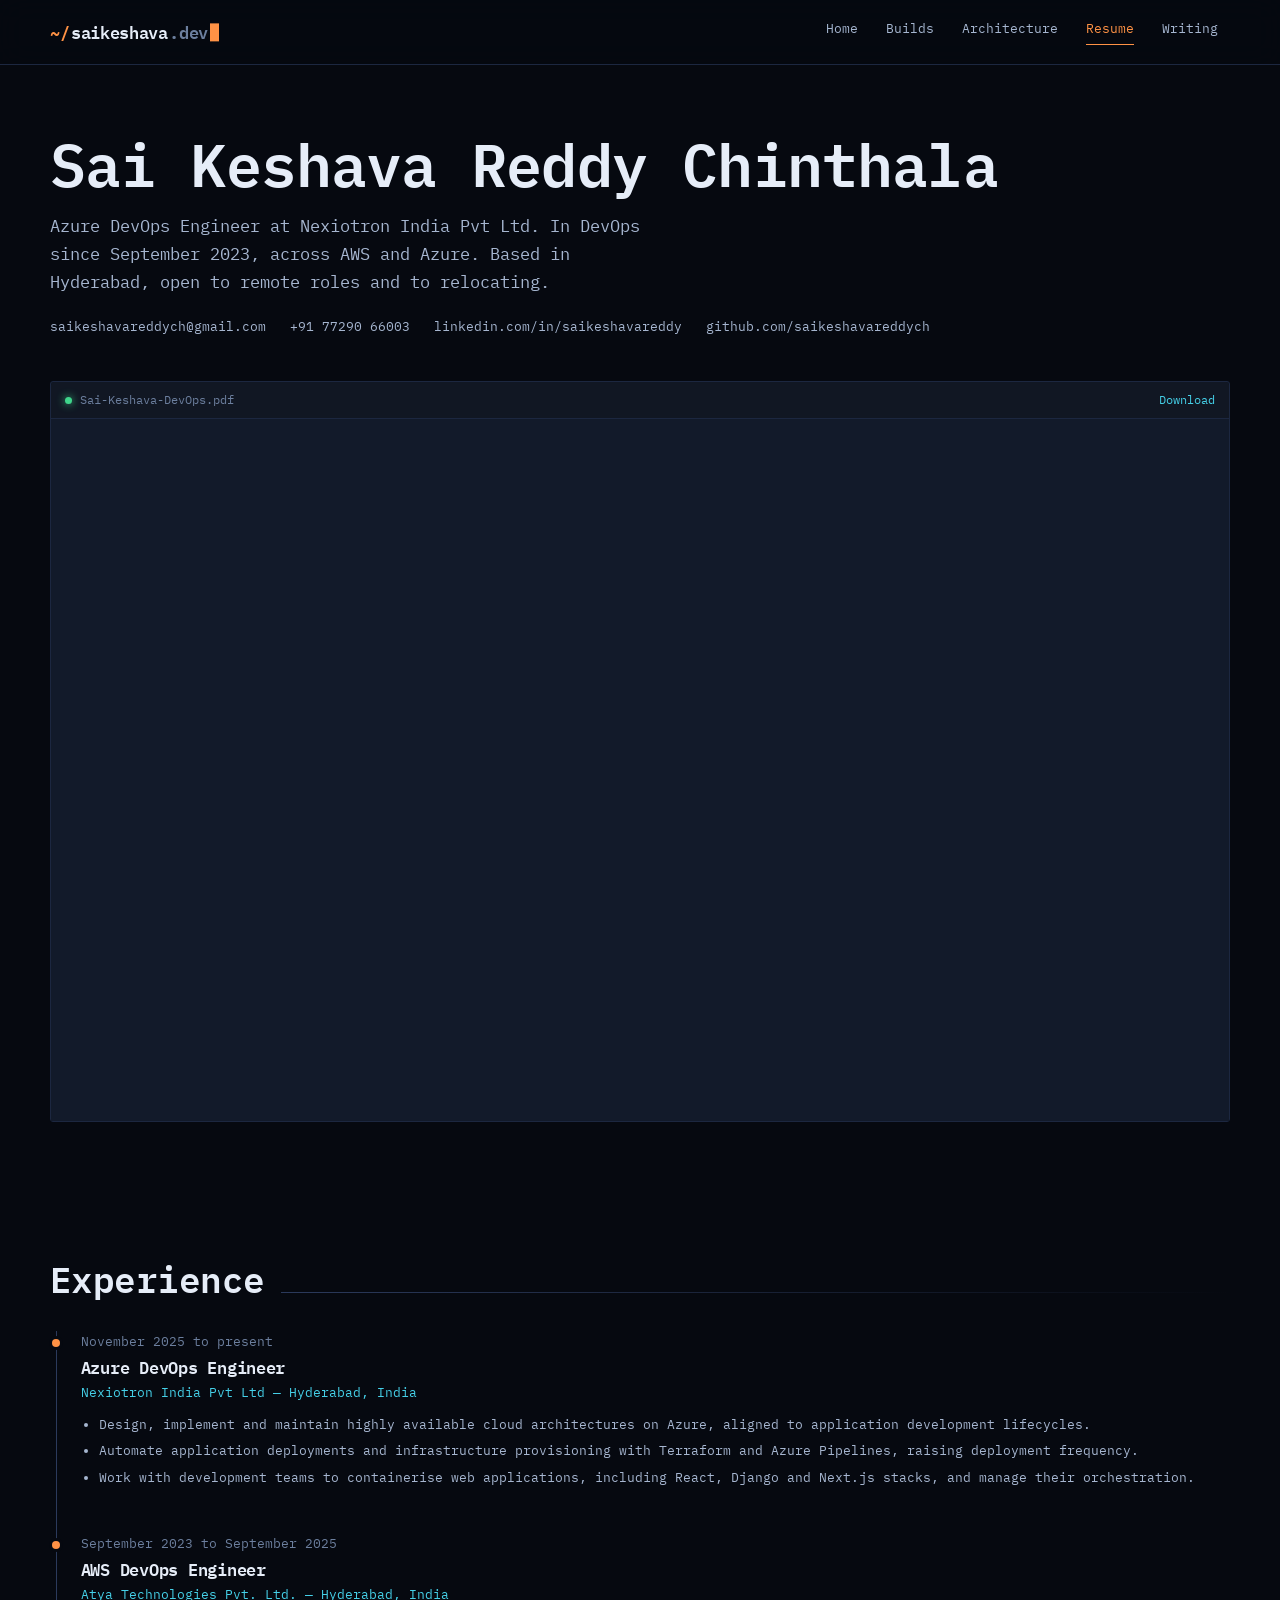
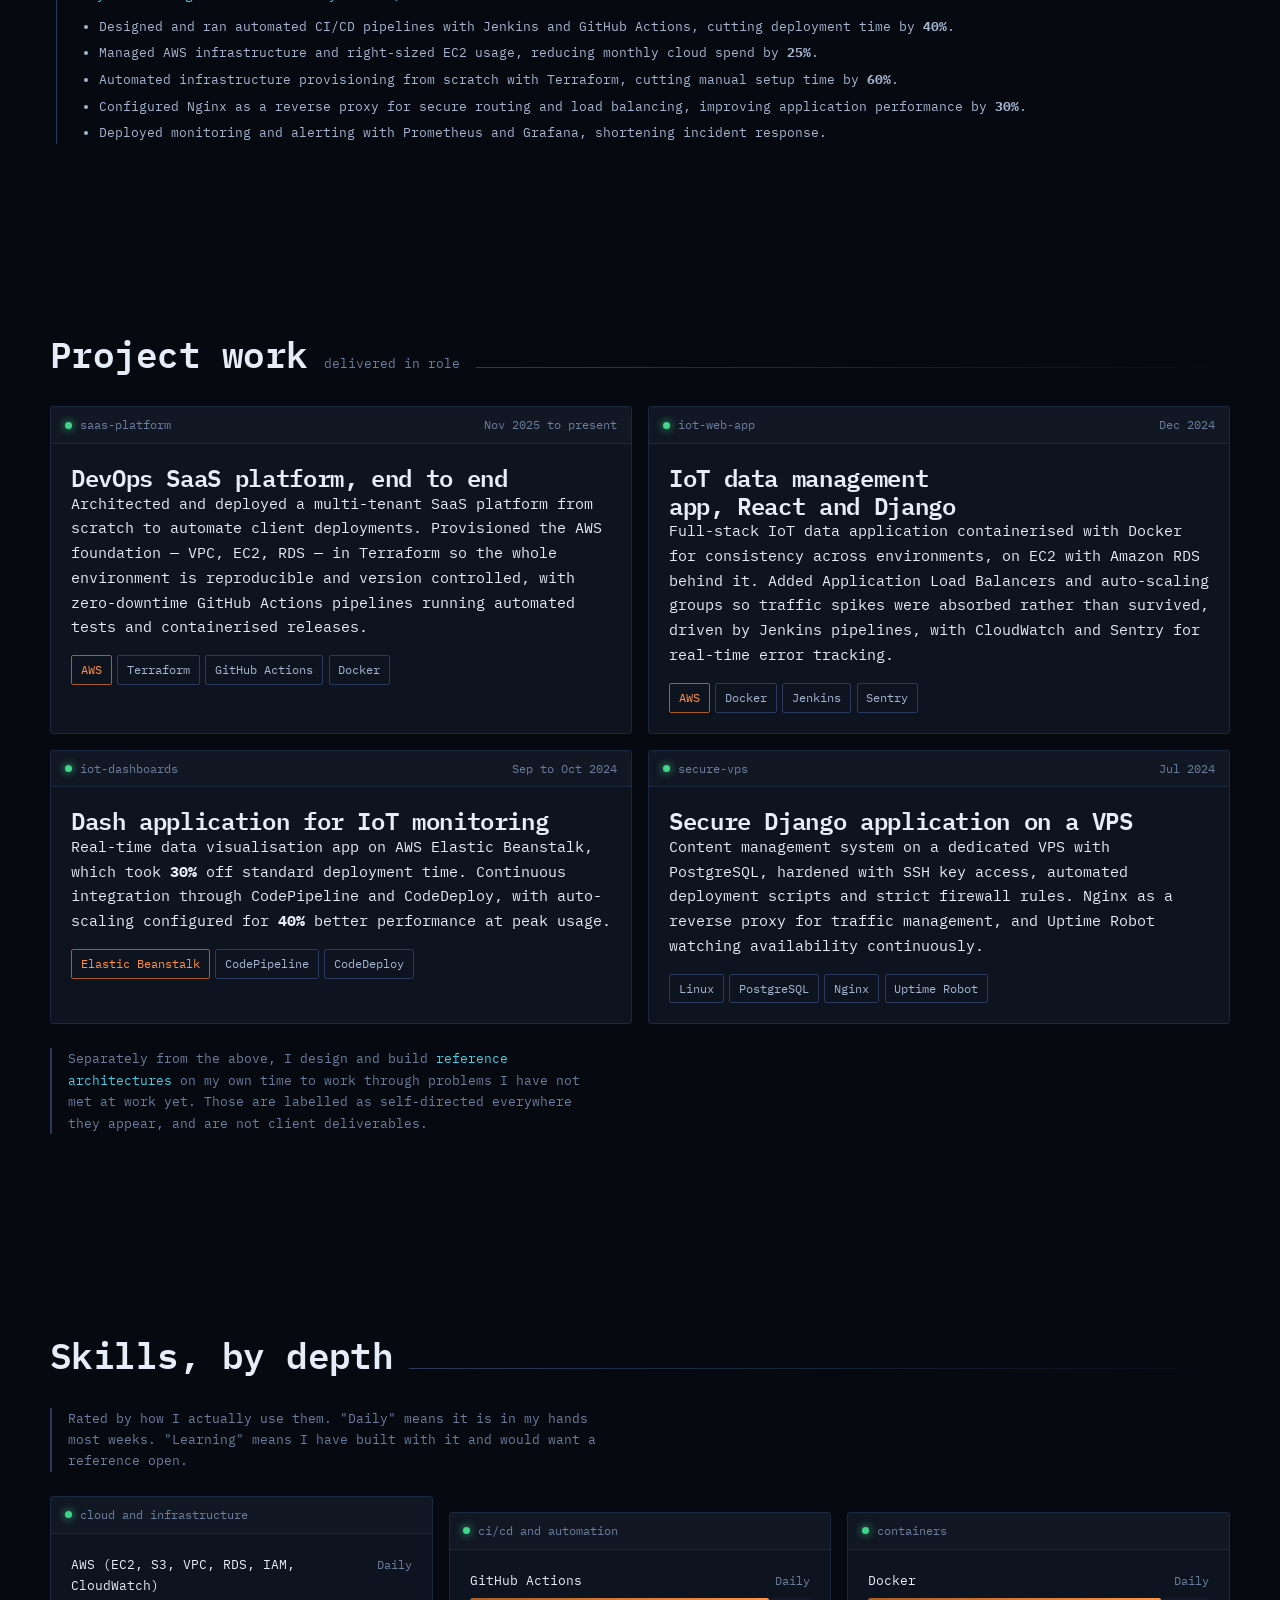
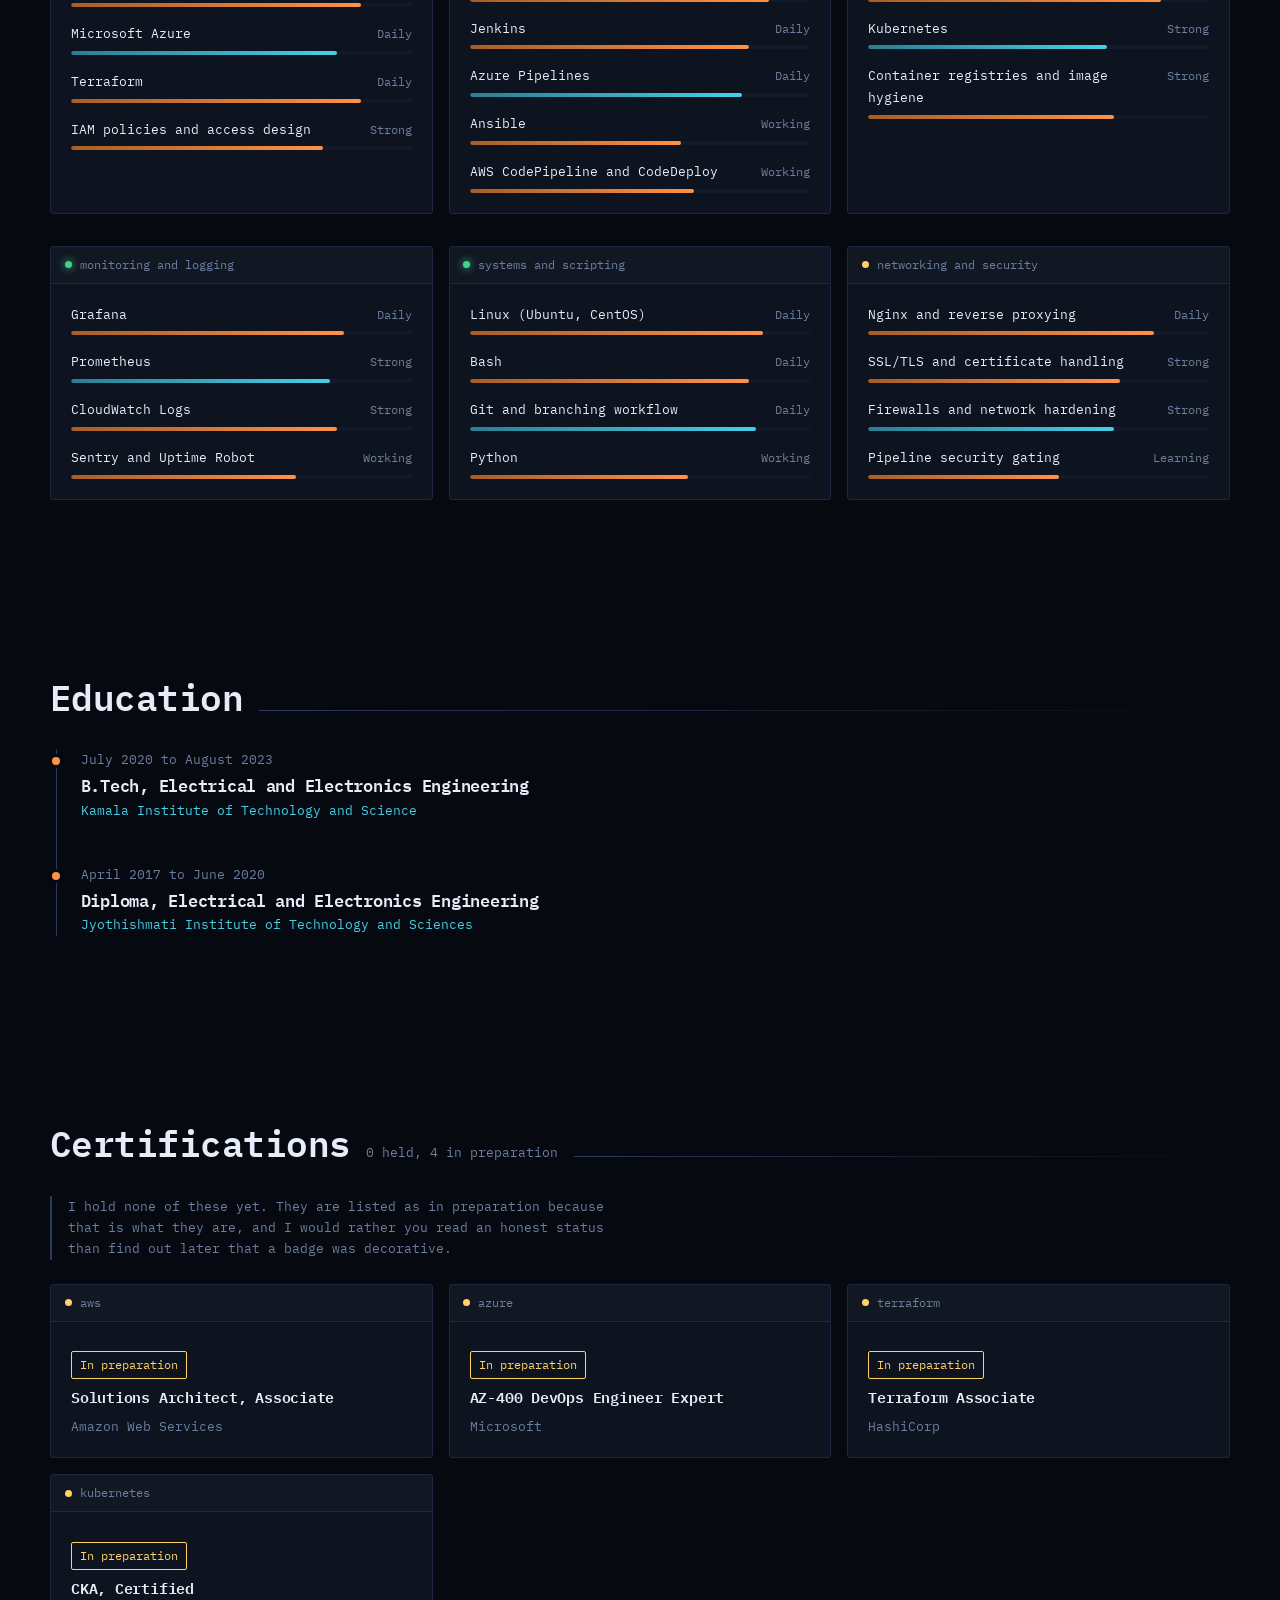
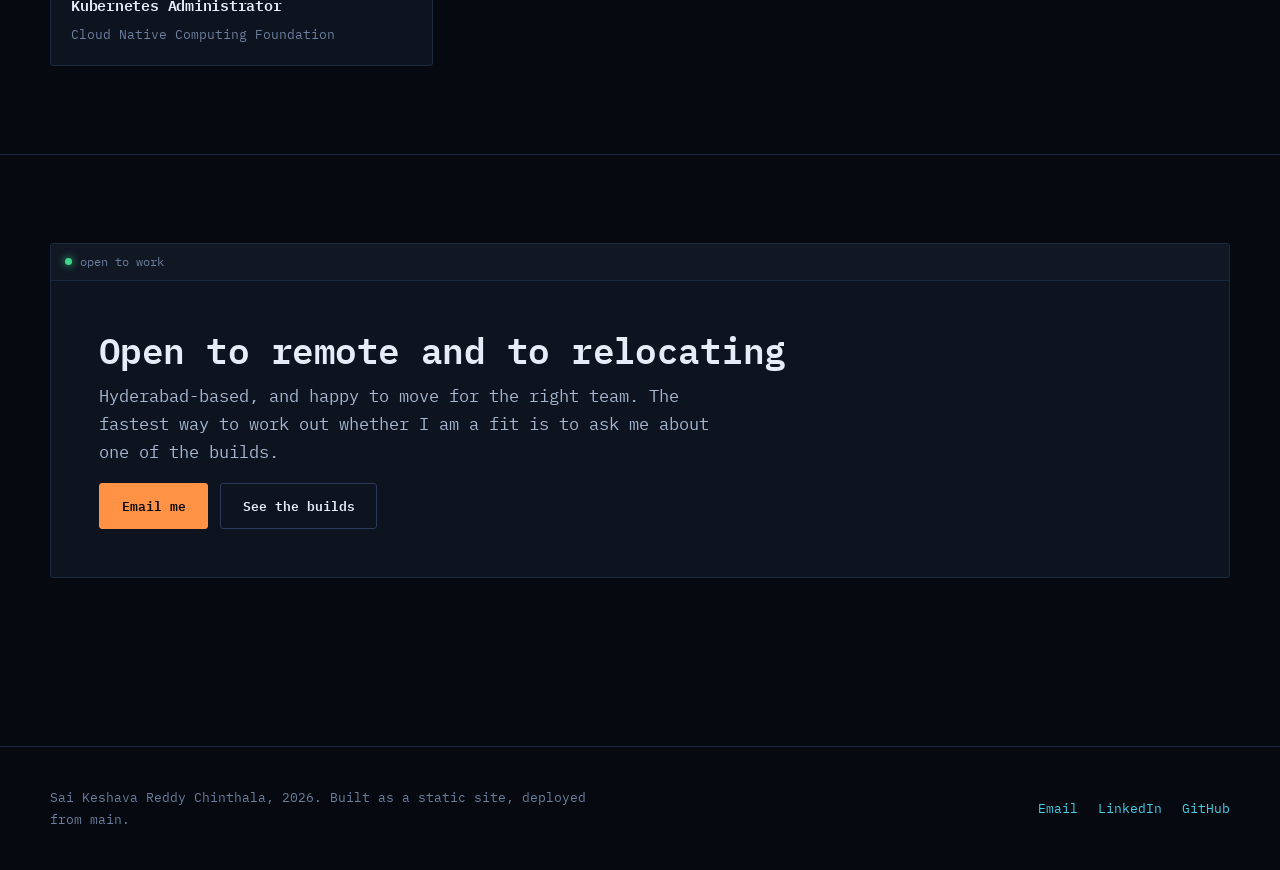
<file: resume.html>
<!DOCTYPE html>
<html lang="en">
<head>
<meta charset="UTF-8">
<meta name="viewport" content="width=device-width, initial-scale=1">
<title>Resume — Sai Keshava Reddy Chinthala</title>
<meta name="description" content="Resume, experience and skills for Sai Keshava Reddy Chinthala, Azure DevOps Engineer at Nexiotron. AWS and Azure since 2023, Hyderabad, open to remote and relocation.">
<link rel="canonical" href="https://saikeshavareddych.github.io/resume.html">

<meta property="og:type" content="profile">
<meta property="og:title" content="Resume — Sai Keshava Reddy Chinthala">
<meta property="og:description" content="Azure DevOps Engineer at Nexiotron. AWS and Azure, in DevOps since September 2023. Hyderabad, open to remote and relocation.">
<meta property="og:url" content="https://saikeshavareddych.github.io/resume.html">
<meta name="theme-color" content="#060910">

<link rel="preconnect" href="https://fonts.googleapis.com">
<link rel="preconnect" href="https://fonts.gstatic.com" crossorigin>
<link href="https://fonts.googleapis.com/css2?family=IBM+Plex+Mono:wght@400;600&family=IBM+Plex+Sans:wght@400;600&display=swap" rel="stylesheet">
<link rel="icon" href="assets/favicon.svg" type="image/svg+xml">
<link rel="apple-touch-icon" href="assets/favicon.svg">
<link rel="stylesheet" href="css/style.css">
</head>
<body>

<a class="skip" href="#main">Skip to content</a>

<header class="nav">
  <div class="nav-inner">
    <a class="brand" href="index.html">
      <span class="prompt">~/</span>saikeshava<span class="tld">.dev</span><span class="caret" aria-hidden="true"></span>
    </a>
    <button class="nav-toggle" aria-label="Open menu" aria-expanded="false" aria-controls="nav-list">
      <span></span><span></span><span></span>
    </button>
    <ul class="nav-list" id="nav-list">
      <li><a href="index.html">Home</a></li>
      <li><a href="projects.html">Builds</a></li>
      <li><a href="architecture.html">Architecture</a></li>
      <li><a href="resume.html" aria-current="page">Resume</a></li>
      <li><a href="blog.html">Writing</a></li>
    </ul>
  </div>
</header>

<main id="main">

<div class="shell page-head">
  <h1>Sai Keshava Reddy Chinthala</h1>
  <p class="lede">
    Azure DevOps Engineer at Nexiotron India Pvt Ltd. In DevOps since September
    2023, across AWS and Azure. Based in Hyderabad, open to remote roles and to
    relocating.
  </p>
  <div class="contact-row">
    <a href="mailto:saikeshavareddych@gmail.com">saikeshavareddych@gmail.com</a>
    <a href="tel:+917729066003">+91 77290 66003</a>
    <a href="https://www.linkedin.com/in/saikeshavareddy/" target="_blank" rel="noopener">linkedin.com/in/saikeshavareddy</a>
    <a href="https://github.com/saikeshavareddych" target="_blank" rel="noopener">github.com/saikeshavareddych</a>
  </div>
</div>

<!-- Resume document -->
<section class="section section--tight">
  <div class="shell" data-enter>
    <div class="panel" id="resume-viewer" data-src="assets/Sai-Keshava-DevOps.pdf">
      <div class="panel__bar">
        <i class="dot dot--ok" aria-hidden="true"></i>
        <span>Sai-Keshava-DevOps.pdf</span>
        <span class="spacer"></span>
        <a id="resume-download" href="assets/Sai-Keshava-DevOps.pdf" download hidden>Download</a>
      </div>

      <div id="resume-ready" hidden>
        <div class="viewer-slot"></div>
      </div>

      <div id="resume-empty" class="viewer-empty">
        <p class="lede" style="margin-inline:auto">The PDF is not published yet.</p>
        <p style="margin-inline:auto;color:var(--ink-dim);font-size:var(--t-sm)">
          Everything in it is on this page already. Email me and I will send the
          document directly.
        </p>
        <div class="btn-row" style="justify-content:center;margin-top:1.25rem">
          <a class="btn btn--primary" href="mailto:saikeshavareddych@gmail.com?subject=Resume%20request">Request the PDF</a>
        </div>
      </div>
    </div>
  </div>
</section>

<!-- Experience -->
<section class="section">
  <div class="shell">
    <div class="section-head" data-enter><h2>Experience</h2></div>

    <div class="timeline" data-enter>

      <div class="tl-item">
        <p class="when">November 2025 to present</p>
        <h3>Azure DevOps Engineer</h3>
        <p class="where">Nexiotron India Pvt Ltd — Hyderabad, India</p>
        <ul>
          <li>Design, implement and maintain highly available cloud architectures on Azure, aligned to application development lifecycles.</li>
          <li>Automate application deployments and infrastructure provisioning with Terraform and Azure Pipelines, raising deployment frequency.</li>
          <li>Work with development teams to containerise web applications, including React, Django and Next.js stacks, and manage their orchestration.</li>
        </ul>
      </div>

      <div class="tl-item">
        <p class="when">September 2023 to September 2025</p>
        <h3>AWS DevOps Engineer</h3>
        <p class="where">Atya Technologies Pvt. Ltd. — Hyderabad, India</p>
        <ul>
          <li>Designed and ran automated CI/CD pipelines with Jenkins and GitHub Actions, cutting deployment time by <strong>40%</strong>.</li>
          <li>Managed AWS infrastructure and right-sized EC2 usage, reducing monthly cloud spend by <strong>25%</strong>.</li>
          <li>Automated infrastructure provisioning from scratch with Terraform, cutting manual setup time by <strong>60%</strong>.</li>
          <li>Configured Nginx as a reverse proxy for secure routing and load balancing, improving application performance by <strong>30%</strong>.</li>
          <li>Deployed monitoring and alerting with Prometheus and Grafana, shortening incident response.</li>
        </ul>
      </div>

    </div>
  </div>
</section>

<!-- Project work -->
<section class="section">
  <div class="shell">
    <div class="section-head" data-enter>
      <h2>Project work</h2>
      <span class="count">delivered in role</span>
    </div>

    <div class="grid grid--pair" data-enter>

      <article class="panel">
        <div class="panel__bar"><i class="dot dot--ok" aria-hidden="true"></i><span>saas-platform</span><span class="spacer"></span><span>Nov 2025 to present</span></div>
        <div class="panel__body">
          <h3>DevOps SaaS platform, end to end</h3>
          <p>
            Architected and deployed a multi-tenant SaaS platform from scratch to
            automate client deployments. Provisioned the AWS foundation — VPC, EC2,
            RDS — in Terraform so the whole environment is reproducible and version
            controlled, with zero-downtime GitHub Actions pipelines running automated
            tests and containerised releases.
          </p>
          <div class="tags">
            <span class="tag tag--aws">AWS</span>
            <span class="tag">Terraform</span>
            <span class="tag">GitHub Actions</span>
            <span class="tag">Docker</span>
          </div>
        </div>
      </article>

      <article class="panel">
        <div class="panel__bar"><i class="dot dot--ok" aria-hidden="true"></i><span>iot-web-app</span><span class="spacer"></span><span>Dec 2024</span></div>
        <div class="panel__body">
          <h3>IoT data management app, React and Django</h3>
          <p>
            Full-stack IoT data application containerised with Docker for consistency
            across environments, on EC2 with Amazon RDS behind it. Added Application
            Load Balancers and auto-scaling groups so traffic spikes were absorbed
            rather than survived, driven by Jenkins pipelines, with CloudWatch and
            Sentry for real-time error tracking.
          </p>
          <div class="tags">
            <span class="tag tag--aws">AWS</span>
            <span class="tag">Docker</span>
            <span class="tag">Jenkins</span>
            <span class="tag">Sentry</span>
          </div>
        </div>
      </article>

      <article class="panel">
        <div class="panel__bar"><i class="dot dot--ok" aria-hidden="true"></i><span>iot-dashboards</span><span class="spacer"></span><span>Sep to Oct 2024</span></div>
        <div class="panel__body">
          <h3>Dash application for IoT monitoring</h3>
          <p>
            Real-time data visualisation app on AWS Elastic Beanstalk, which took
            <strong>30%</strong> off standard deployment time. Continuous integration
            through CodePipeline and CodeDeploy, with auto-scaling configured for
            <strong>40%</strong> better performance at peak usage.
          </p>
          <div class="tags">
            <span class="tag tag--aws">Elastic Beanstalk</span>
            <span class="tag">CodePipeline</span>
            <span class="tag">CodeDeploy</span>
          </div>
        </div>
      </article>

      <article class="panel">
        <div class="panel__bar"><i class="dot dot--ok" aria-hidden="true"></i><span>secure-vps</span><span class="spacer"></span><span>Jul 2024</span></div>
        <div class="panel__body">
          <h3>Secure Django application on a VPS</h3>
          <p>
            Content management system on a dedicated VPS with PostgreSQL, hardened
            with SSH key access, automated deployment scripts and strict firewall
            rules. Nginx as a reverse proxy for traffic management, and Uptime Robot
            watching availability continuously.
          </p>
          <div class="tags">
            <span class="tag">Linux</span>
            <span class="tag">PostgreSQL</span>
            <span class="tag">Nginx</span>
            <span class="tag">Uptime Robot</span>
          </div>
        </div>
      </article>

    </div>

    <p class="disclaimer" style="margin-top:1.5rem" data-enter>
      Separately from the above, I design and build
      <a href="projects.html">reference architectures</a> on my own time to work
      through problems I have not met at work yet. Those are labelled as
      self-directed everywhere they appear, and are not client deliverables.
    </p>
  </div>
</section>

<!-- Skills -->
<section class="section">
  <div class="shell">
    <div class="section-head" data-enter>
      <h2>Skills, by depth</h2>
    </div>

    <p class="disclaimer" data-enter>
      Rated by how I actually use them. "Daily" means it is in my hands most
      weeks. "Learning" means I have built with it and would want a reference
      open.
    </p>

    <div class="grid grid--2" data-enter>

      <div class="panel skillgroup">
        <div class="panel__bar"><i class="dot dot--ok" aria-hidden="true"></i><span>cloud and infrastructure</span></div>
        <div class="panel__body">
          <div class="skill"><div class="skill__top"><span>AWS (EC2, S3, VPC, RDS, IAM, CloudWatch)</span><span class="skill__lvl">Daily</span></div><div class="skill__track"><div class="skill__fill" data-level="85"></div></div></div>
          <div class="skill skill--stream"><div class="skill__top"><span>Microsoft Azure</span><span class="skill__lvl">Daily</span></div><div class="skill__track"><div class="skill__fill" data-level="78"></div></div></div>
          <div class="skill"><div class="skill__top"><span>Terraform</span><span class="skill__lvl">Daily</span></div><div class="skill__track"><div class="skill__fill" data-level="85"></div></div></div>
          <div class="skill"><div class="skill__top"><span>IAM policies and access design</span><span class="skill__lvl">Strong</span></div><div class="skill__track"><div class="skill__fill" data-level="74"></div></div></div>
        </div>
      </div>

      <div class="panel skillgroup">
        <div class="panel__bar"><i class="dot dot--ok" aria-hidden="true"></i><span>ci/cd and automation</span></div>
        <div class="panel__body">
          <div class="skill"><div class="skill__top"><span>GitHub Actions</span><span class="skill__lvl">Daily</span></div><div class="skill__track"><div class="skill__fill" data-level="88"></div></div></div>
          <div class="skill"><div class="skill__top"><span>Jenkins</span><span class="skill__lvl">Daily</span></div><div class="skill__track"><div class="skill__fill" data-level="82"></div></div></div>
          <div class="skill skill--stream"><div class="skill__top"><span>Azure Pipelines</span><span class="skill__lvl">Daily</span></div><div class="skill__track"><div class="skill__fill" data-level="80"></div></div></div>
          <div class="skill"><div class="skill__top"><span>Ansible</span><span class="skill__lvl">Working</span></div><div class="skill__track"><div class="skill__fill" data-level="62"></div></div></div>
          <div class="skill"><div class="skill__top"><span>AWS CodePipeline and CodeDeploy</span><span class="skill__lvl">Working</span></div><div class="skill__track"><div class="skill__fill" data-level="66"></div></div></div>
        </div>
      </div>

      <div class="panel skillgroup">
        <div class="panel__bar"><i class="dot dot--ok" aria-hidden="true"></i><span>containers</span></div>
        <div class="panel__body">
          <div class="skill"><div class="skill__top"><span>Docker</span><span class="skill__lvl">Daily</span></div><div class="skill__track"><div class="skill__fill" data-level="86"></div></div></div>
          <div class="skill skill--stream"><div class="skill__top"><span>Kubernetes</span><span class="skill__lvl">Strong</span></div><div class="skill__track"><div class="skill__fill" data-level="70"></div></div></div>
          <div class="skill"><div class="skill__top"><span>Container registries and image hygiene</span><span class="skill__lvl">Strong</span></div><div class="skill__track"><div class="skill__fill" data-level="72"></div></div></div>
        </div>
      </div>

      <div class="panel skillgroup">
        <div class="panel__bar"><i class="dot dot--ok" aria-hidden="true"></i><span>monitoring and logging</span></div>
        <div class="panel__body">
          <div class="skill"><div class="skill__top"><span>Grafana</span><span class="skill__lvl">Daily</span></div><div class="skill__track"><div class="skill__fill" data-level="80"></div></div></div>
          <div class="skill skill--stream"><div class="skill__top"><span>Prometheus</span><span class="skill__lvl">Strong</span></div><div class="skill__track"><div class="skill__fill" data-level="76"></div></div></div>
          <div class="skill"><div class="skill__top"><span>CloudWatch Logs</span><span class="skill__lvl">Strong</span></div><div class="skill__track"><div class="skill__fill" data-level="78"></div></div></div>
          <div class="skill"><div class="skill__top"><span>Sentry and Uptime Robot</span><span class="skill__lvl">Working</span></div><div class="skill__track"><div class="skill__fill" data-level="66"></div></div></div>
        </div>
      </div>

      <div class="panel skillgroup">
        <div class="panel__bar"><i class="dot dot--ok" aria-hidden="true"></i><span>systems and scripting</span></div>
        <div class="panel__body">
          <div class="skill"><div class="skill__top"><span>Linux (Ubuntu, CentOS)</span><span class="skill__lvl">Daily</span></div><div class="skill__track"><div class="skill__fill" data-level="86"></div></div></div>
          <div class="skill"><div class="skill__top"><span>Bash</span><span class="skill__lvl">Daily</span></div><div class="skill__track"><div class="skill__fill" data-level="82"></div></div></div>
          <div class="skill skill--stream"><div class="skill__top"><span>Git and branching workflow</span><span class="skill__lvl">Daily</span></div><div class="skill__track"><div class="skill__fill" data-level="84"></div></div></div>
          <div class="skill"><div class="skill__top"><span>Python</span><span class="skill__lvl">Working</span></div><div class="skill__track"><div class="skill__fill" data-level="64"></div></div></div>
        </div>
      </div>

      <div class="panel skillgroup">
        <div class="panel__bar"><i class="dot dot--warn" aria-hidden="true"></i><span>networking and security</span></div>
        <div class="panel__body">
          <div class="skill"><div class="skill__top"><span>Nginx and reverse proxying</span><span class="skill__lvl">Daily</span></div><div class="skill__track"><div class="skill__fill" data-level="84"></div></div></div>
          <div class="skill"><div class="skill__top"><span>SSL/TLS and certificate handling</span><span class="skill__lvl">Strong</span></div><div class="skill__track"><div class="skill__fill" data-level="74"></div></div></div>
          <div class="skill skill--stream"><div class="skill__top"><span>Firewalls and network hardening</span><span class="skill__lvl">Strong</span></div><div class="skill__track"><div class="skill__fill" data-level="72"></div></div></div>
          <div class="skill"><div class="skill__top"><span>Pipeline security gating</span><span class="skill__lvl">Learning</span></div><div class="skill__track"><div class="skill__fill" data-level="56"></div></div></div>
        </div>
      </div>

    </div>
  </div>
</section>

<!-- Education -->
<section class="section">
  <div class="shell">
    <div class="section-head" data-enter><h2>Education</h2></div>

    <div class="timeline" data-enter>
      <div class="tl-item">
        <p class="when">July 2020 to August 2023</p>
        <h3>B.Tech, Electrical and Electronics Engineering</h3>
        <p class="where">Kamala Institute of Technology and Science</p>
      </div>
      <div class="tl-item">
        <p class="when">April 2017 to June 2020</p>
        <h3>Diploma, Electrical and Electronics Engineering</h3>
        <p class="where">Jyothishmati Institute of Technology and Sciences</p>
      </div>
    </div>
  </div>
</section>

<!-- Certifications -->
<section class="section">
  <div class="shell">
    <div class="section-head" data-enter>
      <h2>Certifications</h2>
      <span class="count">0 held, 4 in preparation</span>
    </div>

    <p class="disclaimer" data-enter>
      I hold none of these yet. They are listed as in preparation because that is
      what they are, and I would rather you read an honest status than find out
      later that a badge was decorative.
    </p>

    <div class="grid" data-enter>
      <div class="panel cert">
        <div class="panel__bar"><i class="dot dot--warn" aria-hidden="true"></i><span>aws</span></div>
        <div class="panel__body cert">
          <span class="cert__status">In preparation</span>
          <h3>Solutions Architect, Associate</h3>
          <p>Amazon Web Services</p>
        </div>
      </div>
      <div class="panel cert">
        <div class="panel__bar"><i class="dot dot--warn" aria-hidden="true"></i><span>azure</span></div>
        <div class="panel__body cert">
          <span class="cert__status">In preparation</span>
          <h3>AZ-400 DevOps Engineer Expert</h3>
          <p>Microsoft</p>
        </div>
      </div>
      <div class="panel cert">
        <div class="panel__bar"><i class="dot dot--warn" aria-hidden="true"></i><span>terraform</span></div>
        <div class="panel__body cert">
          <span class="cert__status">In preparation</span>
          <h3>Terraform Associate</h3>
          <p>HashiCorp</p>
        </div>
      </div>
      <div class="panel cert">
        <div class="panel__bar"><i class="dot dot--warn" aria-hidden="true"></i><span>kubernetes</span></div>
        <div class="panel__body cert">
          <span class="cert__status">In preparation</span>
          <h3>CKA, Certified Kubernetes Administrator</h3>
          <p>Cloud Native Computing Foundation</p>
        </div>
      </div>
    </div>
  </div>
</section>

<section class="section cta">
  <div class="shell" data-enter>
    <div class="panel">
      <div class="panel__bar"><i class="dot dot--ok" aria-hidden="true"></i><span>open to work</span></div>
      <div class="panel__body">
        <h2>Open to remote and to relocating</h2>
        <p class="lede">
          Hyderabad-based, and happy to move for the right team. The fastest way
          to work out whether I am a fit is to ask me about one of the builds.
        </p>
        <div class="btn-row">
          <a class="btn btn--primary" href="mailto:saikeshavareddych@gmail.com?subject=Role%20discussion">Email me</a>
          <a class="btn btn--ghost" href="projects.html">See the builds</a>
        </div>
      </div>
    </div>
  </div>
</section>

</main>

<footer class="foot">
  <div class="shell foot-inner">
    <p>Sai Keshava Reddy Chinthala, <span data-year>2026</span>. Built as a static site, deployed from main.</p>
    <div class="foot-links">
      <a href="mailto:saikeshavareddych@gmail.com">Email</a>
      <a href="https://www.linkedin.com/in/saikeshavareddy/" target="_blank" rel="noopener">LinkedIn</a>
      <a href="https://github.com/saikeshavareddych" target="_blank" rel="noopener">GitHub</a>
    </div>
  </div>
</footer>

<script src="js/main.js" defer></script>
<script src="js/resume.js" defer></script>
</body>
</html>
</file>
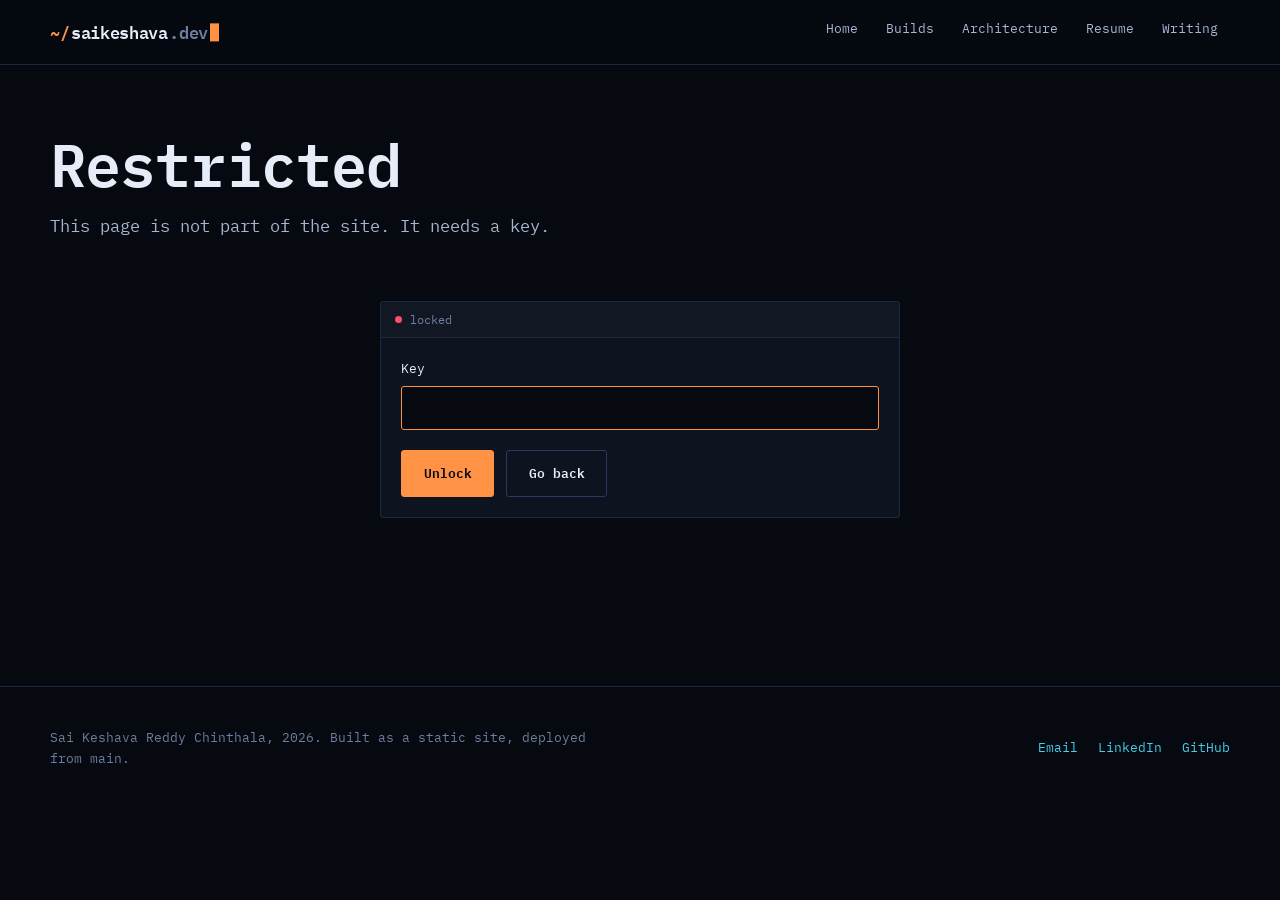
<file: upload.html>
<!DOCTYPE html>
<html lang="en">
<head>
<meta charset="UTF-8">
<meta name="viewport" content="width=device-width, initial-scale=1">
<title>Publish resume — Sai Keshava Reddy Chinthala</title>
<meta name="description" content="Restricted.">
<meta name="robots" content="noindex, nofollow, noarchive">
<meta name="referrer" content="no-referrer">
<meta name="theme-color" content="#060910">

<link rel="preconnect" href="https://fonts.googleapis.com">
<link rel="preconnect" href="https://fonts.gstatic.com" crossorigin>
<link href="https://fonts.googleapis.com/css2?family=IBM+Plex+Mono:wght@400;600&family=IBM+Plex+Sans:wght@400;600&display=swap" rel="stylesheet">
<link rel="icon" href="assets/favicon.svg" type="image/svg+xml">
<link rel="apple-touch-icon" href="assets/favicon.svg">
<link rel="stylesheet" href="css/style.css">
</head>
<body>

<a class="skip" href="#main">Skip to content</a>

<header class="nav">
  <div class="nav-inner">
    <a class="brand" href="index.html">
      <span class="prompt">~/</span>saikeshava<span class="tld">.dev</span><span class="caret" aria-hidden="true"></span>
    </a>
    <button class="nav-toggle" aria-label="Open menu" aria-expanded="false" aria-controls="nav-list">
      <span></span><span></span><span></span>
    </button>
    <ul class="nav-list" id="nav-list">
      <li><a href="index.html">Home</a></li>
      <li><a href="projects.html">Builds</a></li>
      <li><a href="architecture.html">Architecture</a></li>
      <li><a href="resume.html">Resume</a></li>
      <li><a href="blog.html">Writing</a></li>
    </ul>
  </div>
</header>

<main id="main">

<!-- ===== Gate ========================================================== -->
<div id="gate">
  <div class="shell page-head">
    <h1>Restricted</h1>
    <p class="lede">This page is not part of the site. It needs a key.</p>
  </div>

  <section class="section">
    <div class="shell" style="max-width:520px">
      <div class="panel">
        <div class="panel__bar"><i class="dot dot--alert" aria-hidden="true"></i><span>locked</span></div>
        <div class="panel__body">
          <form id="gate-form" autocomplete="off">
            <div class="field">
              <label for="gate-key">Key</label>
              <input type="password" id="gate-key" name="key" autocomplete="off" spellcheck="false">
              <p class="help" id="gate-msg" style="color:var(--alert)" hidden></p>
            </div>
            <div class="btn-row">
              <button type="submit" class="btn btn--primary" id="gate-go">Unlock</button>
              <a class="btn btn--ghost" href="index.html">Go back</a>
            </div>
          </form>
        </div>
      </div>
    </div>
  </section>
</div>

<!-- ===== Publisher ===================================================== -->
<div id="vault" hidden>

<div class="shell page-head">
  <h1>Publish the resume</h1>
  <p class="lede">
    Drop a PDF, check it renders, then commit it to the repository. Once the
    commit lands, the resume page shows the document to everyone with a viewer
    and a download button.
  </p>
</div>

<section class="section">
  <div class="shell" style="max-width:820px">

    <div class="notice notice--warn">
      <p><strong>The key that opened this page is a lock, not a security boundary.</strong></p>
      <p>
        The site is static and the repository is public, so the check itself is
        readable by anyone who looks. What actually protects the repository is
        the token below: without one, nobody who reaches this page can write a
        single byte.
      </p>
    </div>

    <form id="pub-form" autocomplete="off">

      <div class="field">
        <label for="file">1. Choose the PDF</label>
        <div class="drop" id="drop" tabindex="0" role="button" aria-controls="file">
          <p class="big">Drop the resume PDF here</p>
          <p class="small">or press to browse. PDF only, up to 20 MB.</p>
        </div>
        <input type="file" id="file" accept="application/pdf,.pdf" hidden>
        <p class="help" id="chosen" hidden></p>
      </div>

      <div class="panel" id="preview" hidden style="margin-bottom:1.25rem"></div>

      <div class="field">
        <label for="token">2. GitHub token</label>
        <input type="password" id="token" name="token" autocomplete="off"
               spellcheck="false" placeholder="github_pat_...">
        <p class="help">
          Use a <strong>fine-grained personal access token</strong> scoped to
          <code>saikeshavareddych.github.io</code> only, with
          <code>Contents: read and write</code>, and a short expiry.
          Create one at
          <a href="https://github.com/settings/personal-access-tokens/new" target="_blank" rel="noopener">github.com/settings/personal-access-tokens/new</a>.
        </p>
      </div>

      <div class="notice">
        <p>
          The token is read when you press Publish, used for that one request to
          <code>api.github.com</code>, and cleared from the field afterwards. It is
          never written to local storage, a cookie, or any other host. Reloading
          this page loses it, which is intended.
        </p>
      </div>

      <div class="btn-row">
        <button type="submit" class="btn btn--primary" id="publish" disabled>Publish to the site</button>
        <a class="btn btn--ghost" href="resume.html">Back to the resume</a>
      </div>
    </form>

    <div class="panel" style="margin-top:2rem">
      <div class="panel__bar"><i class="dot" aria-hidden="true"></i><span>output</span></div>
      <div class="panel__body">
        <div class="log" id="log"><span class="is-dim">Waiting for a file.</span></div>
      </div>
    </div>

    <div class="notice" style="margin-top:2rem">
      <p><strong>Prefer not to use a token?</strong> The same result, from a terminal:</p>
      <p style="font-family:var(--mono);font-size:var(--t-sm);color:var(--ink);white-space:pre-wrap">cp ~/Downloads/resume.pdf assets/Sai-Keshava-DevOps.pdf
git add assets/Sai-Keshava-DevOps.pdf
git commit -m "chore: publish resume PDF"
git push</p>
      <p style="margin-bottom:0">
        The filename matters: the resume page looks for exactly
        <code>assets/Sai-Keshava-DevOps.pdf</code>.
      </p>
    </div>

  </div>
</section>

</div>

</main>

<footer class="foot">
  <div class="shell foot-inner">
    <p>Sai Keshava Reddy Chinthala, <span data-year>2026</span>. Built as a static site, deployed from main.</p>
    <div class="foot-links">
      <a href="mailto:saikeshavareddych@gmail.com">Email</a>
      <a href="https://www.linkedin.com/in/saikeshavareddy/" target="_blank" rel="noopener">LinkedIn</a>
      <a href="https://github.com/saikeshavareddych" target="_blank" rel="noopener">GitHub</a>
    </div>
  </div>
</footer>

<script src="js/main.js" defer></script>
<script src="js/gate.js" defer></script>
<script src="js/upload.js" defer></script>
</body>
</html>
</file>
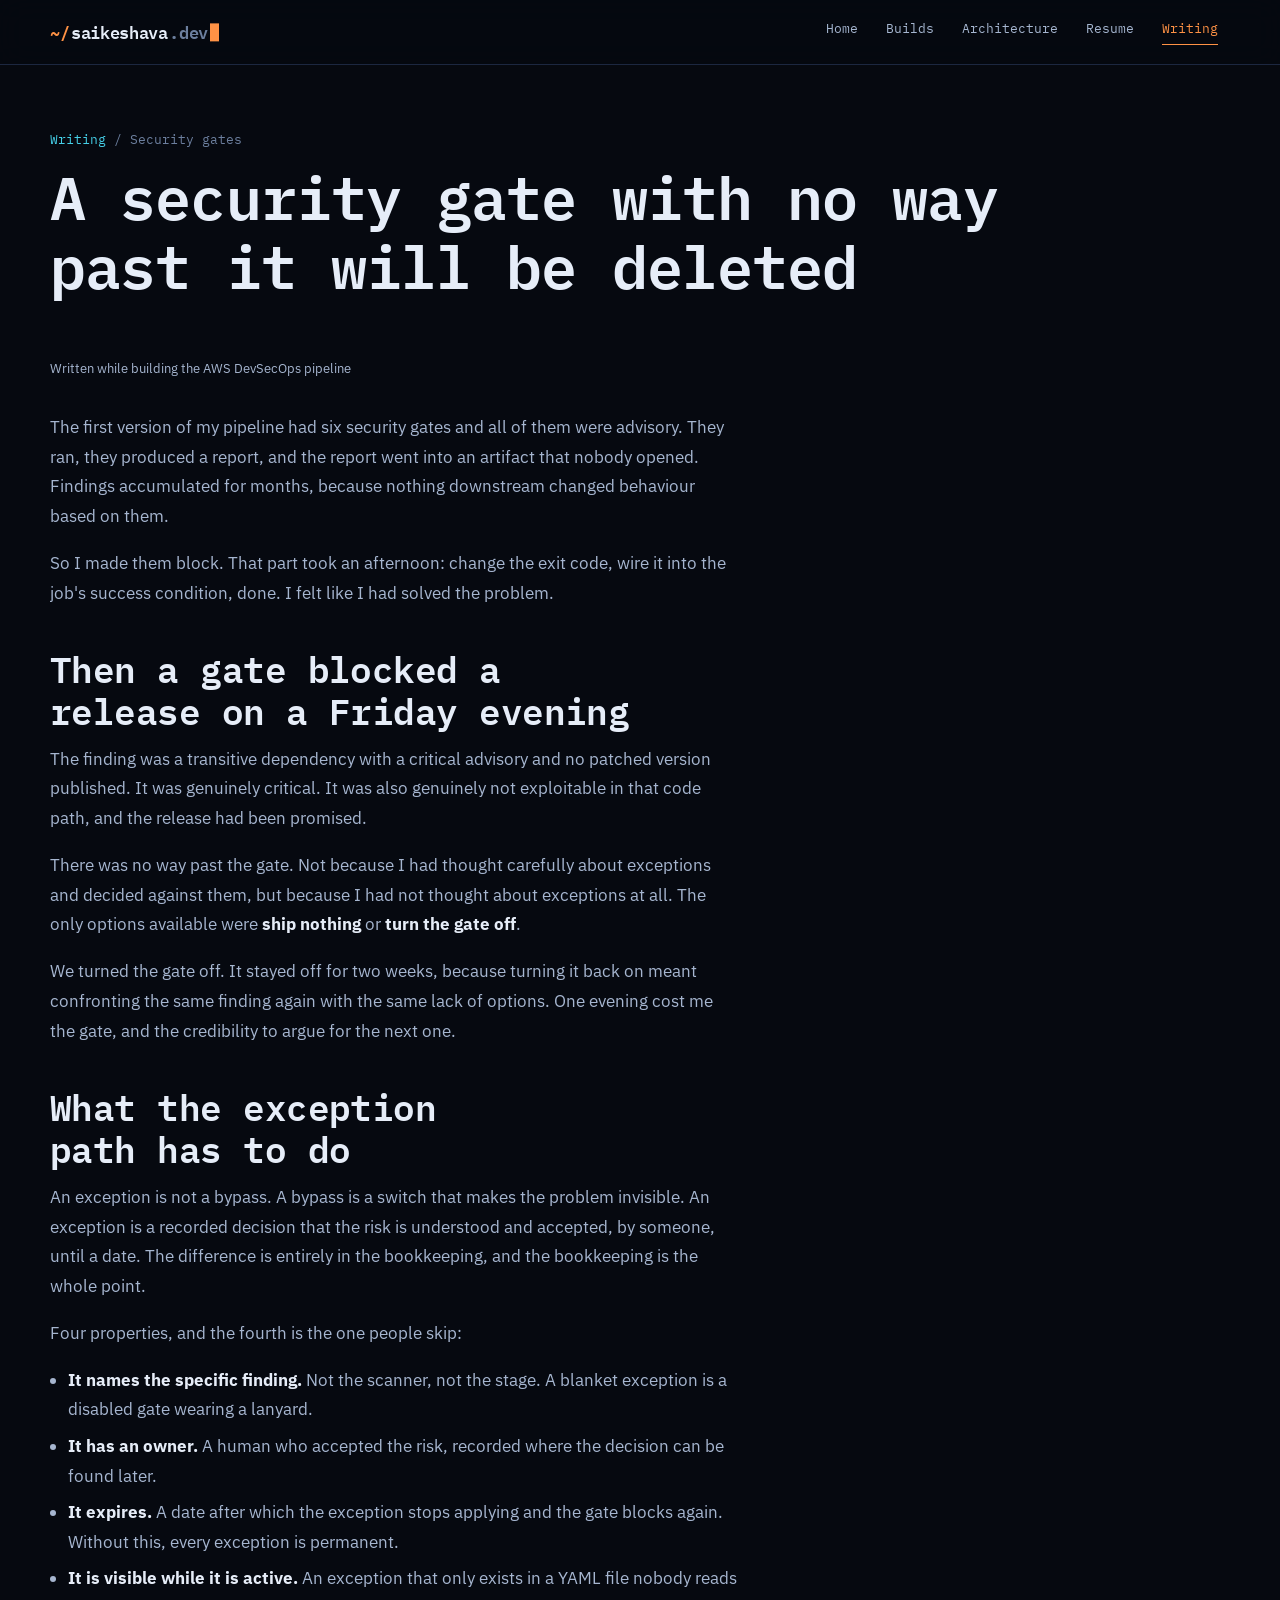
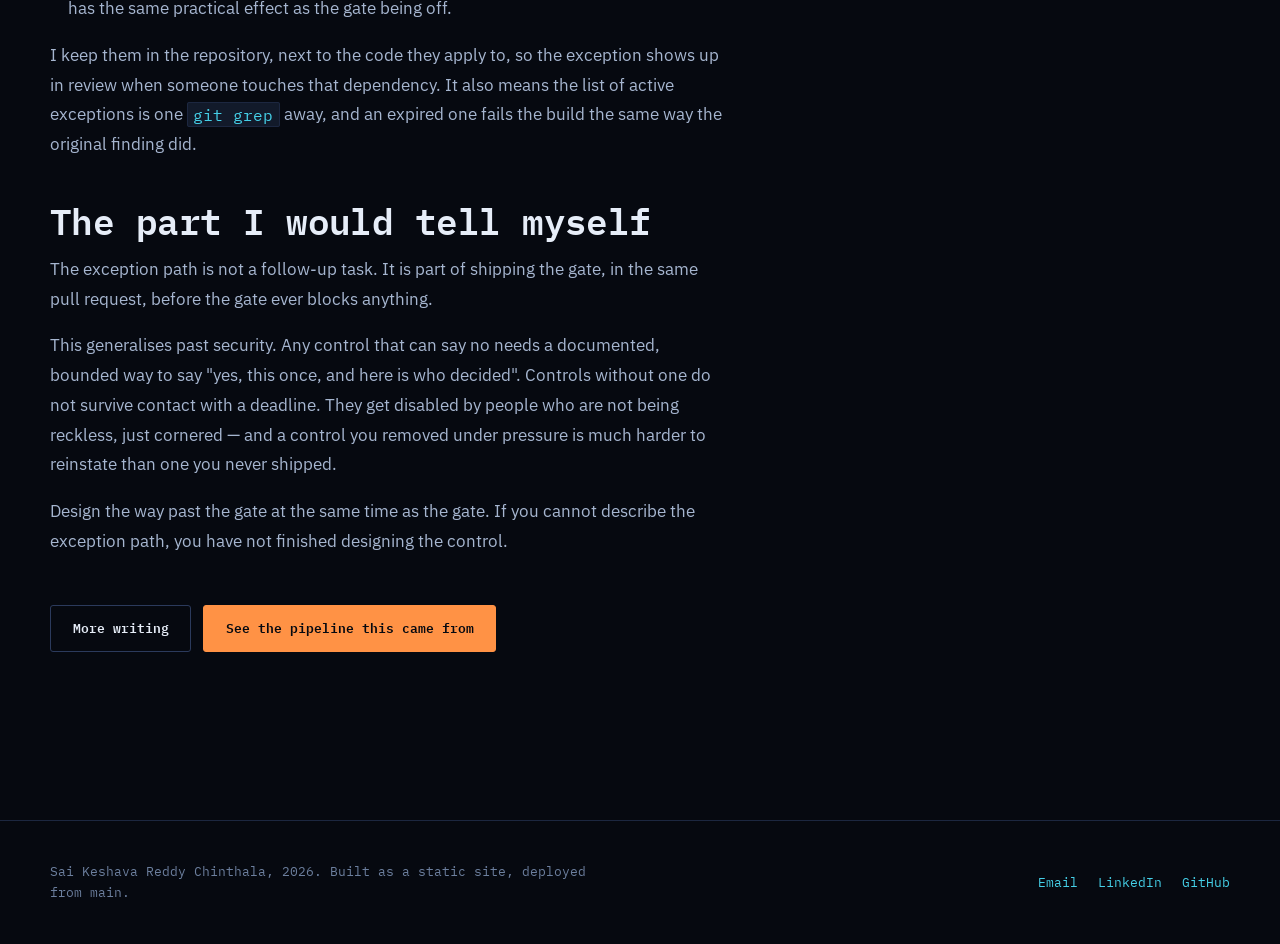
<file: posts/security-gates-need-an-exception-path.html>
<!DOCTYPE html>
<html lang="en">
<head>
<meta charset="UTF-8">
<meta name="viewport" content="width=device-width, initial-scale=1">
<title>A security gate with no way past it will be deleted — Sai Keshava Reddy Chinthala</title>
<meta name="description" content="Failing closed is the easy part of a DevSecOps gate. The exception path is what decides whether the gate survives its first bad Friday.">
<link rel="canonical" href="https://saikeshavareddych.github.io/posts/security-gates-need-an-exception-path.html">

<meta property="og:type" content="article">
<meta property="og:title" content="A security gate with no way past it will be deleted">
<meta property="og:description" content="Failing closed is the easy part. The exception path decides whether the gate survives its first bad Friday.">
<meta property="og:url" content="https://saikeshavareddych.github.io/posts/security-gates-need-an-exception-path.html">
<meta name="theme-color" content="#060910">

<link rel="preconnect" href="https://fonts.googleapis.com">
<link rel="preconnect" href="https://fonts.gstatic.com" crossorigin>
<link href="https://fonts.googleapis.com/css2?family=IBM+Plex+Mono:wght@400;600&family=IBM+Plex+Sans:wght@400;600&display=swap" rel="stylesheet">
<link rel="icon" href="../assets/favicon.svg" type="image/svg+xml">
<link rel="apple-touch-icon" href="../assets/favicon.svg">
<link rel="stylesheet" href="../css/style.css">
</head>
<body>

<a class="skip" href="#main">Skip to content</a>

<header class="nav">
  <div class="nav-inner">
    <a class="brand" href="../index.html">
      <span class="prompt">~/</span>saikeshava<span class="tld">.dev</span><span class="caret" aria-hidden="true"></span>
    </a>
    <button class="nav-toggle" aria-label="Open menu" aria-expanded="false" aria-controls="nav-list">
      <span></span><span></span><span></span>
    </button>
    <ul class="nav-list" id="nav-list">
      <li><a href="../index.html">Home</a></li>
      <li><a href="../projects.html">Builds</a></li>
      <li><a href="../architecture.html">Architecture</a></li>
      <li><a href="../resume.html">Resume</a></li>
      <li><a href="../blog.html" aria-current="page">Writing</a></li>
    </ul>
  </div>
</header>

<main id="main">

<div class="shell page-head">
  <p style="color:var(--ink-dim);font-size:var(--t-sm);margin-bottom:.75rem">
    <a href="../blog.html">Writing</a> / Security gates
  </p>
  <h1>A security gate with no way past it will be deleted</h1>
</div>

<div class="shell section">
  <article class="post-body">
    <p class="post-meta">Written while building the AWS DevSecOps pipeline</p>

    <p>
      The first version of my pipeline had six security gates and all of them
      were advisory. They ran, they produced a report, and the report went into
      an artifact that nobody opened. Findings accumulated for months, because
      nothing downstream changed behaviour based on them.
    </p>

    <p>
      So I made them block. That part took an afternoon: change the exit code,
      wire it into the job's success condition, done. I felt like I had solved
      the problem.
    </p>

    <h2>Then a gate blocked a release on a Friday evening</h2>

    <p>
      The finding was a transitive dependency with a critical advisory and no
      patched version published. It was genuinely critical. It was also genuinely
      not exploitable in that code path, and the release had been promised.
    </p>

    <p>
      There was no way past the gate. Not because I had thought carefully about
      exceptions and decided against them, but because I had not thought about
      exceptions at all. The only options available were <strong>ship nothing</strong>
      or <strong>turn the gate off</strong>.
    </p>

    <p>
      We turned the gate off. It stayed off for two weeks, because turning it back
      on meant confronting the same finding again with the same lack of options.
      One evening cost me the gate, and the credibility to argue for the next one.
    </p>

    <h2>What the exception path has to do</h2>

    <p>
      An exception is not a bypass. A bypass is a switch that makes the problem
      invisible. An exception is a recorded decision that the risk is understood
      and accepted, by someone, until a date. The difference is entirely in the
      bookkeeping, and the bookkeeping is the whole point.
    </p>

    <p>Four properties, and the fourth is the one people skip:</p>

    <ul>
      <li><strong>It names the specific finding.</strong> Not the scanner, not the stage. A blanket exception is a disabled gate wearing a lanyard.</li>
      <li><strong>It has an owner.</strong> A human who accepted the risk, recorded where the decision can be found later.</li>
      <li><strong>It expires.</strong> A date after which the exception stops applying and the gate blocks again. Without this, every exception is permanent.</li>
      <li><strong>It is visible while it is active.</strong> An exception that only exists in a YAML file nobody reads has the same practical effect as the gate being off.</li>
    </ul>

    <p>
      I keep them in the repository, next to the code they apply to, so the
      exception shows up in review when someone touches that dependency. It also
      means the list of active exceptions is one <code>git grep</code> away, and
      an expired one fails the build the same way the original finding did.
    </p>

    <h2>The part I would tell myself</h2>

    <p>
      The exception path is not a follow-up task. It is part of shipping the gate,
      in the same pull request, before the gate ever blocks anything.
    </p>

    <p>
      This generalises past security. Any control that can say no needs a
      documented, bounded way to say "yes, this once, and here is who decided".
      Controls without one do not survive contact with a deadline. They get
      disabled by people who are not being reckless, just cornered — and a control
      you removed under pressure is much harder to reinstate than one you never
      shipped.
    </p>

    <p>
      Design the way past the gate at the same time as the gate. If you cannot
      describe the exception path, you have not finished designing the control.
    </p>

    <div class="btn-row" style="margin-top:3rem">
      <a class="btn btn--ghost" href="../blog.html">More writing</a>
      <a class="btn btn--primary" href="../projects/aws-devsecops-pipeline.html">See the pipeline this came from</a>
    </div>
  </article>
</div>

</main>

<footer class="foot">
  <div class="shell foot-inner">
    <p>Sai Keshava Reddy Chinthala, <span data-year>2026</span>. Built as a static site, deployed from main.</p>
    <div class="foot-links">
      <a href="mailto:saikeshavareddych@gmail.com">Email</a>
      <a href="https://www.linkedin.com/in/saikeshavareddy/" target="_blank" rel="noopener">LinkedIn</a>
      <a href="https://github.com/saikeshavareddych" target="_blank" rel="noopener">GitHub</a>
    </div>
  </div>
</footer>

<script src="../js/main.js" defer></script>
</body>
</html>
</file>
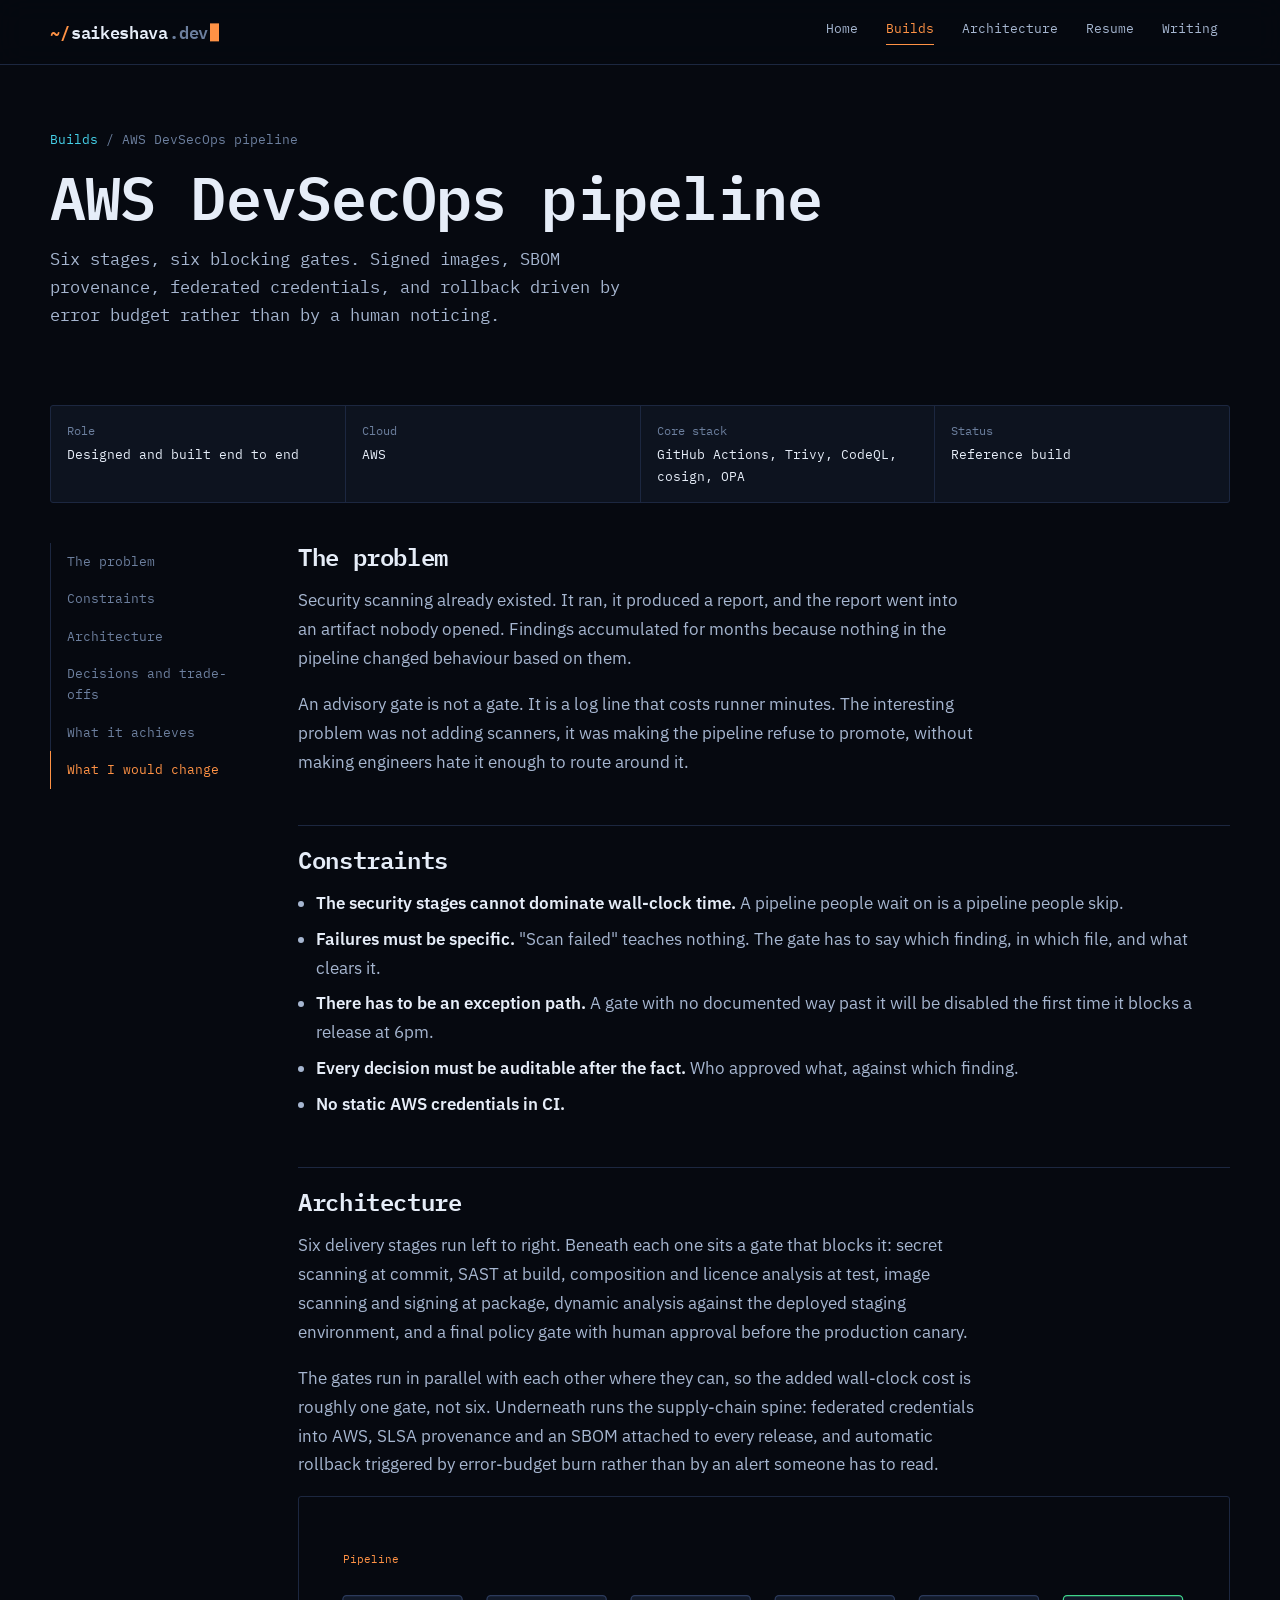
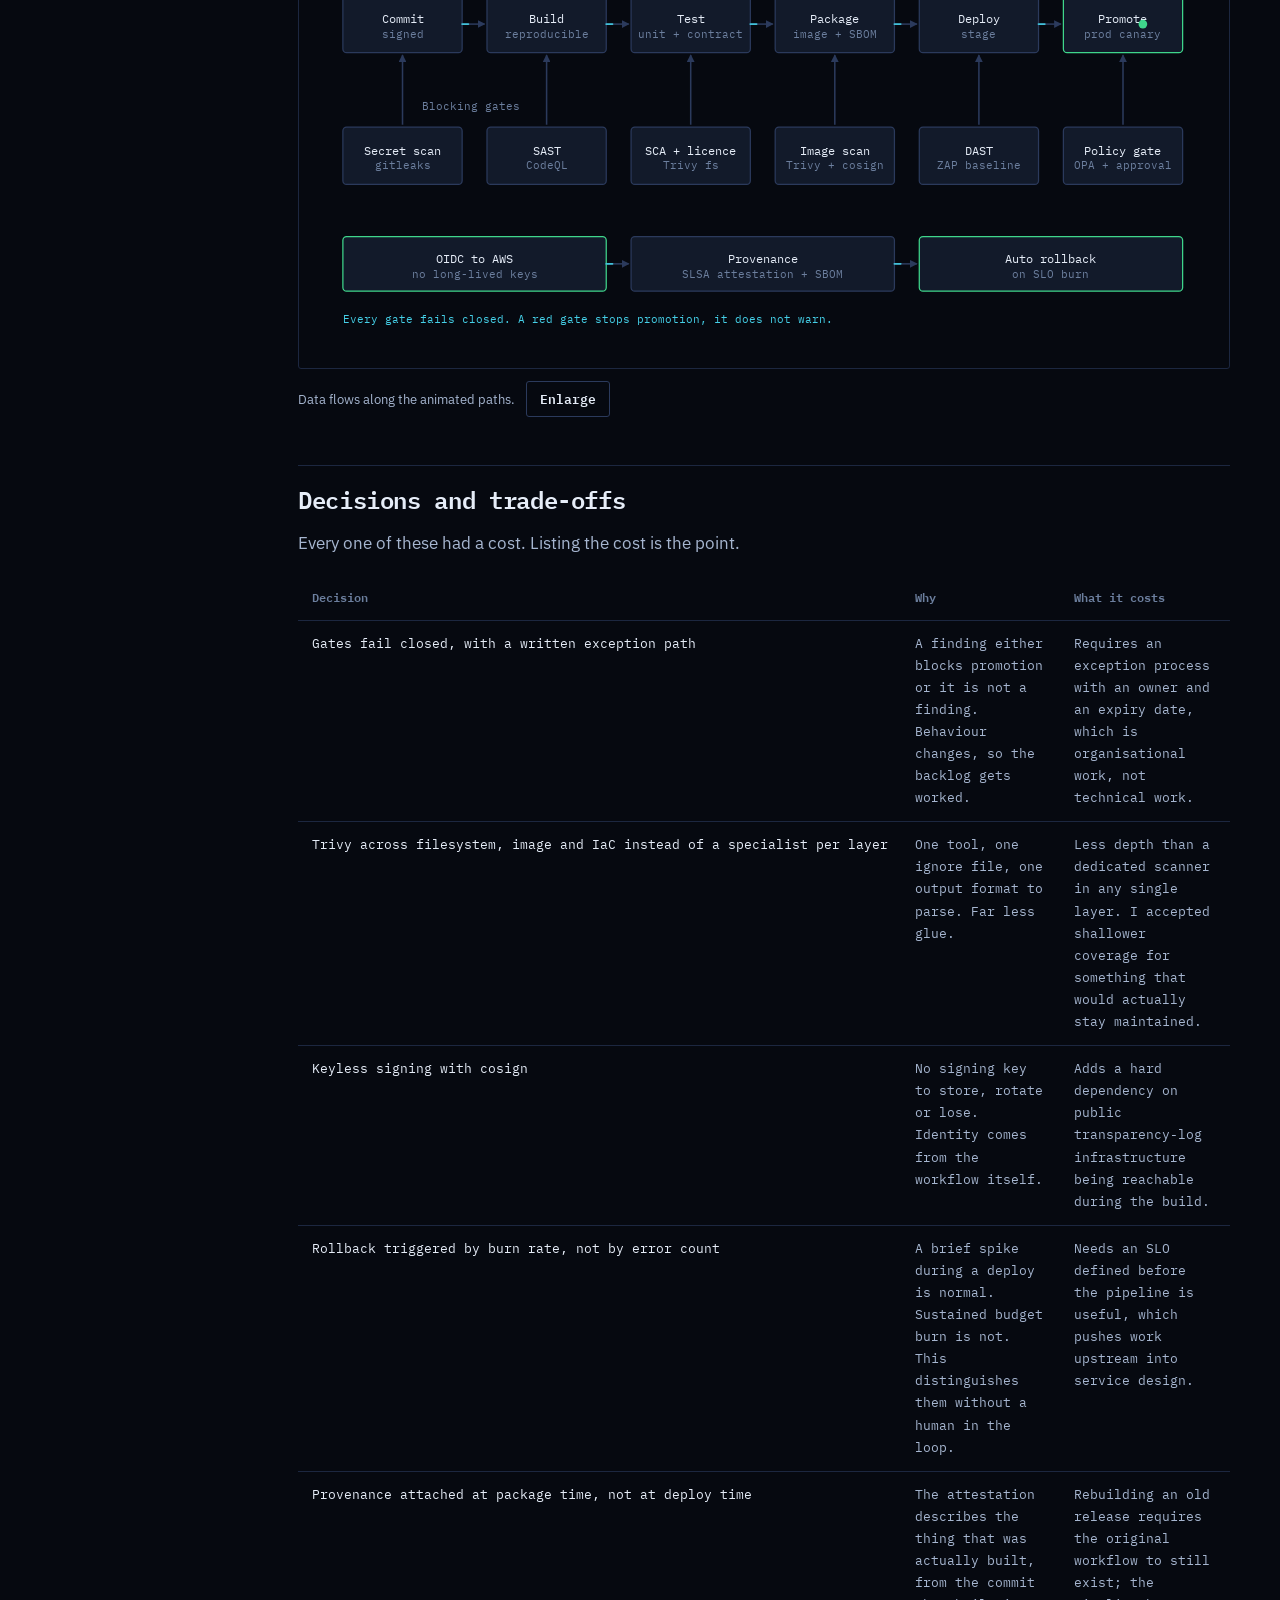
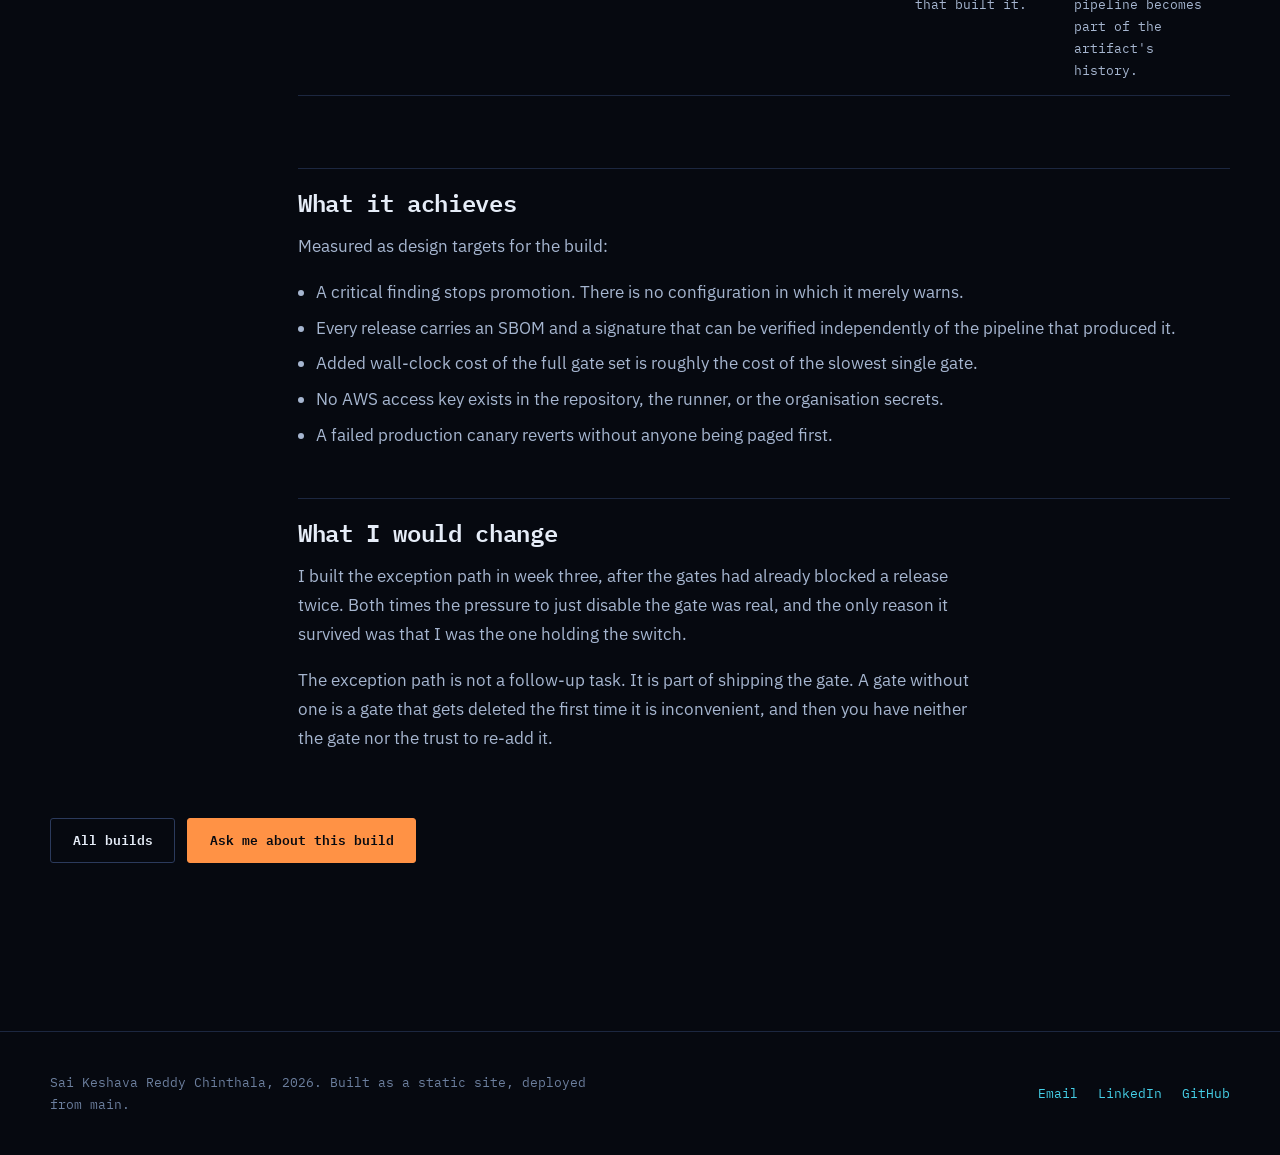
<file: projects/aws-devsecops-pipeline.html>
<!DOCTYPE html>
<html lang="en">
<head>
<meta charset="UTF-8">
<meta name="viewport" content="width=device-width, initial-scale=1">
<title>AWS DevSecOps pipeline &mdash; Sai Keshava Reddy Chinthala</title>
<meta name="description" content="Six stages, six blocking gates. Signed images, SBOM provenance, federated credentials, and rollback driven by error budget rather than by a human noticing.">
<link rel="canonical" href="https://saikeshavareddych.github.io/projects/aws-devsecops-pipeline.html">

<meta property="og:type" content="article">
<meta property="og:title" content="AWS DevSecOps pipeline &mdash; Sai Keshava Reddy Chinthala">
<meta property="og:description" content="Six stages, six blocking gates. Signed images, SBOM provenance, federated credentials, and rollback driven by error budget rather than by a human noticing.">
<meta property="og:url" content="https://saikeshavareddych.github.io/projects/aws-devsecops-pipeline.html">
<meta property="og:image" content="https://saikeshavareddych.github.io/assets/diagrams/devsecops.png">
<meta name="twitter:card" content="summary_large_image">
<meta name="theme-color" content="#060910">

<link rel="preconnect" href="https://fonts.googleapis.com">
<link rel="preconnect" href="https://fonts.gstatic.com" crossorigin>
<link href="https://fonts.googleapis.com/css2?family=IBM+Plex+Mono:wght@400;600&family=IBM+Plex+Sans:wght@400;600&display=swap" rel="stylesheet">
<link rel="icon" href="../assets/favicon.svg" type="image/svg+xml">
<link rel="apple-touch-icon" href="../assets/favicon.svg">
<link rel="stylesheet" href="../css/style.css">
</head>
<body>

<a class="skip" href="#main">Skip to content</a>

<header class="nav">
  <div class="nav-inner">
    <a class="brand" href="../index.html">
      <span class="prompt">~/</span>saikeshava<span class="tld">.dev</span><span class="caret" aria-hidden="true"></span>
    </a>
    <button class="nav-toggle" aria-label="Open menu" aria-expanded="false" aria-controls="nav-list">
      <span></span><span></span><span></span>
    </button>
    <ul class="nav-list" id="nav-list">
      <li><a href="../index.html">Home</a></li>
      <li><a href="../projects.html" aria-current="page">Builds</a></li>
      <li><a href="../architecture.html">Architecture</a></li>
      <li><a href="../resume.html">Resume</a></li>
      <li><a href="../blog.html">Writing</a></li>
    </ul>
  </div>
</header>

<main id="main">

<div class="shell page-head">
  <p style="color:var(--ink-dim);font-size:var(--t-sm);margin-bottom:.75rem">
    <a href="../projects.html">Builds</a> / AWS DevSecOps pipeline
  </p>
  <h1>AWS DevSecOps pipeline</h1>
  <p class="lede">Six stages, six blocking gates. Signed images, SBOM provenance, federated credentials, and rollback driven by error budget rather than by a human noticing.</p>
</div>

<div class="shell section">

  <dl class="case-meta">
    <div><dt>Role</dt><dd>Designed and built end to end</dd></div>
    <div><dt>Cloud</dt><dd>AWS</dd></div>
    <div><dt>Core stack</dt><dd>GitHub Actions, Trivy, CodeQL, cosign, OPA</dd></div>
    <div><dt>Status</dt><dd>Reference build</dd></div>

  </dl>

  <div class="case-layout">
    <nav class="case-rail" aria-label="On this page">
      <ol>
        <li><a href="#problem">The problem</a></li>
        <li><a href="#constraints">Constraints</a></li>
        <li><a href="#architecture">Architecture</a></li>
        <li><a href="#decisions">Decisions and trade-offs</a></li>
        <li><a href="#outcome">What it achieves</a></li>
        <li><a href="#wrong">What I would change</a></li>

      </ol>
    </nav>

    <article class="case-body">
<h2 id="problem">The problem</h2>
<p>Security scanning already existed. It ran, it produced a report, and the
report went into an artifact nobody opened. Findings accumulated for months
because nothing in the pipeline changed behaviour based on them.</p>
<p>An advisory gate is not a gate. It is a log line that costs runner minutes. The
interesting problem was not adding scanners, it was making the pipeline refuse to
promote, without making engineers hate it enough to route around it.</p>

<h2 id="constraints">Constraints</h2>
<ul>
<li><strong>The security stages cannot dominate wall-clock time.</strong> A pipeline people wait on is a pipeline people skip.</li>
<li><strong>Failures must be specific.</strong> "Scan failed" teaches nothing. The gate has to say which finding, in which file, and what clears it.</li>
<li><strong>There has to be an exception path.</strong> A gate with no documented way past it will be disabled the first time it blocks a release at 6pm.</li>
<li><strong>Every decision must be auditable after the fact.</strong> Who approved what, against which finding.</li>
<li><strong>No static AWS credentials in CI.</strong></li>
</ul>

<h2 id="architecture">Architecture</h2>
<p>Six delivery stages run left to right. Beneath each one sits a gate that
blocks it: secret scanning at commit, SAST at build, composition and licence
analysis at test, image scanning and signing at package, dynamic analysis against
the deployed staging environment, and a final policy gate with human approval
before the production canary.</p>
<p>The gates run in parallel with each other where they can, so the added wall-clock
cost is roughly one gate, not six. Underneath runs the supply-chain spine:
federated credentials into AWS, SLSA provenance and an SBOM attached to every
release, and automatic rollback triggered by error-budget burn rather than by an
alert someone has to read.</p>

<div class="diagram" id="dg-devsecops" data-diagram="devsecops"><noscript><img src="../assets/diagrams/devsecops.png" alt="AWS DevSecOps pipeline: six delivery stages, each with a blocking security gate beneath it, over a supply-chain spine."></noscript></div>
<p class="diagram-caption">Data flows along the animated paths. <button class="btn btn--ghost" style="min-height:36px;padding:.35rem .8rem;margin-left:.5rem" data-zoom="dg-devsecops" data-zoom-label="AWS DevSecOps pipeline, enlarged">Enlarge</button></p>

<h2 id="decisions">Decisions and trade-offs</h2>
<p>Every one of these had a cost. Listing the cost is the point.</p>
<div class="table-wrap">
<table class="decisions">
  <thead><tr><th>Decision</th><th>Why</th><th>What it costs</th></tr></thead>
  <tbody>
        <tr><td>Gates fail closed, with a written exception path</td><td>A finding either blocks promotion or it is not a finding. Behaviour changes, so the backlog gets worked.</td><td>Requires an exception process with an owner and an expiry date, which is organisational work, not technical work.</td></tr>
        <tr><td>Trivy across filesystem, image and IaC instead of a specialist per layer</td><td>One tool, one ignore file, one output format to parse. Far less glue.</td><td>Less depth than a dedicated scanner in any single layer. I accepted shallower coverage for something that would actually stay maintained.</td></tr>
        <tr><td>Keyless signing with cosign</td><td>No signing key to store, rotate or lose. Identity comes from the workflow itself.</td><td>Adds a hard dependency on public transparency-log infrastructure being reachable during the build.</td></tr>
        <tr><td>Rollback triggered by burn rate, not by error count</td><td>A brief spike during a deploy is normal. Sustained budget burn is not. This distinguishes them without a human in the loop.</td><td>Needs an SLO defined before the pipeline is useful, which pushes work upstream into service design.</td></tr>
        <tr><td>Provenance attached at package time, not at deploy time</td><td>The attestation describes the thing that was actually built, from the commit that built it.</td><td>Rebuilding an old release requires the original workflow to still exist; the pipeline becomes part of the artifact's history.</td></tr>
  </tbody>
</table>
</div>

<h2 id="outcome">What it achieves</h2>
<p>Measured as design targets for the build:</p>
<ul>
<li>A critical finding stops promotion. There is no configuration in which it merely warns.</li>
<li>Every release carries an SBOM and a signature that can be verified independently of the pipeline that produced it.</li>
<li>Added wall-clock cost of the full gate set is roughly the cost of the slowest single gate.</li>
<li>No AWS access key exists in the repository, the runner, or the organisation secrets.</li>
<li>A failed production canary reverts without anyone being paged first.</li>
</ul>

<h2 id="wrong">What I would change</h2>
<p>I built the exception path in week three, after the gates had already
blocked a release twice. Both times the pressure to just disable the gate was
real, and the only reason it survived was that I was the one holding the switch.</p>
<p>The exception path is not a follow-up task. It is part of shipping the gate. A
gate without one is a gate that gets deleted the first time it is inconvenient,
and then you have neither the gate nor the trust to re-add it.</p>
    </article>
  </div>

  <div class="btn-row" style="margin-top:3rem">
    <a class="btn btn--ghost" href="../projects.html">All builds</a>
    <a class="btn btn--primary" href="mailto:saikeshavareddych@gmail.com?subject=About%20the%20aws-devsecops-pipeline%20build">Ask me about this build</a>
  </div>

</div>

</main>

<div class="lightbox" id="lightbox" role="dialog" aria-modal="true">
  <button class="lightbox__close" aria-label="Close">&#10005;</button>
  <div class="lightbox__inner"></div>
</div>

<footer class="foot">
  <div class="shell foot-inner">
    <p>Sai Keshava Reddy Chinthala, <span data-year>2026</span>. Built as a static site, deployed from main.</p>
    <div class="foot-links">
      <a href="mailto:saikeshavareddych@gmail.com">Email</a>
      <a href="https://www.linkedin.com/in/saikeshavareddy/" target="_blank" rel="noopener">LinkedIn</a>
      <a href="https://github.com/saikeshavareddych" target="_blank" rel="noopener">GitHub</a>
    </div>
  </div>
</footer>

<script src="../js/diagrams.js"></script>
<script src="../js/main.js" defer></script>
</body>
</html>
</file>
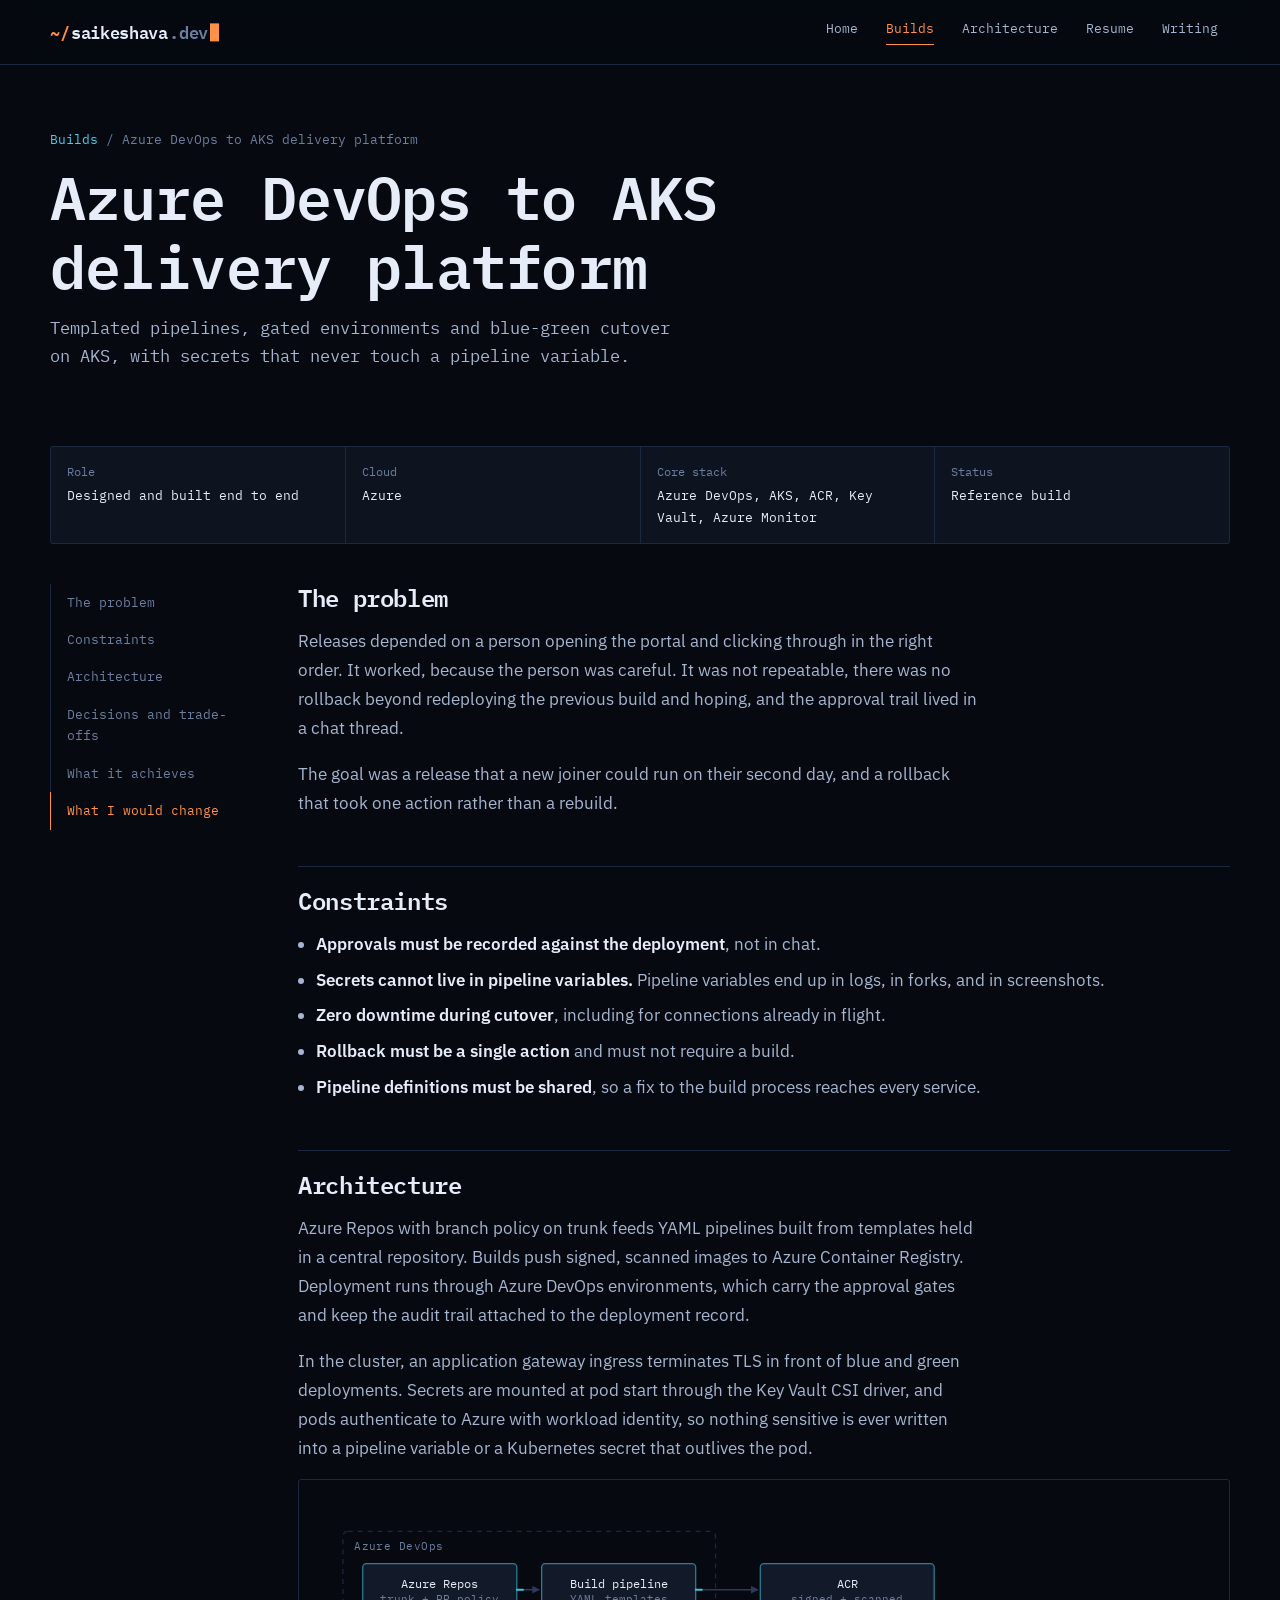
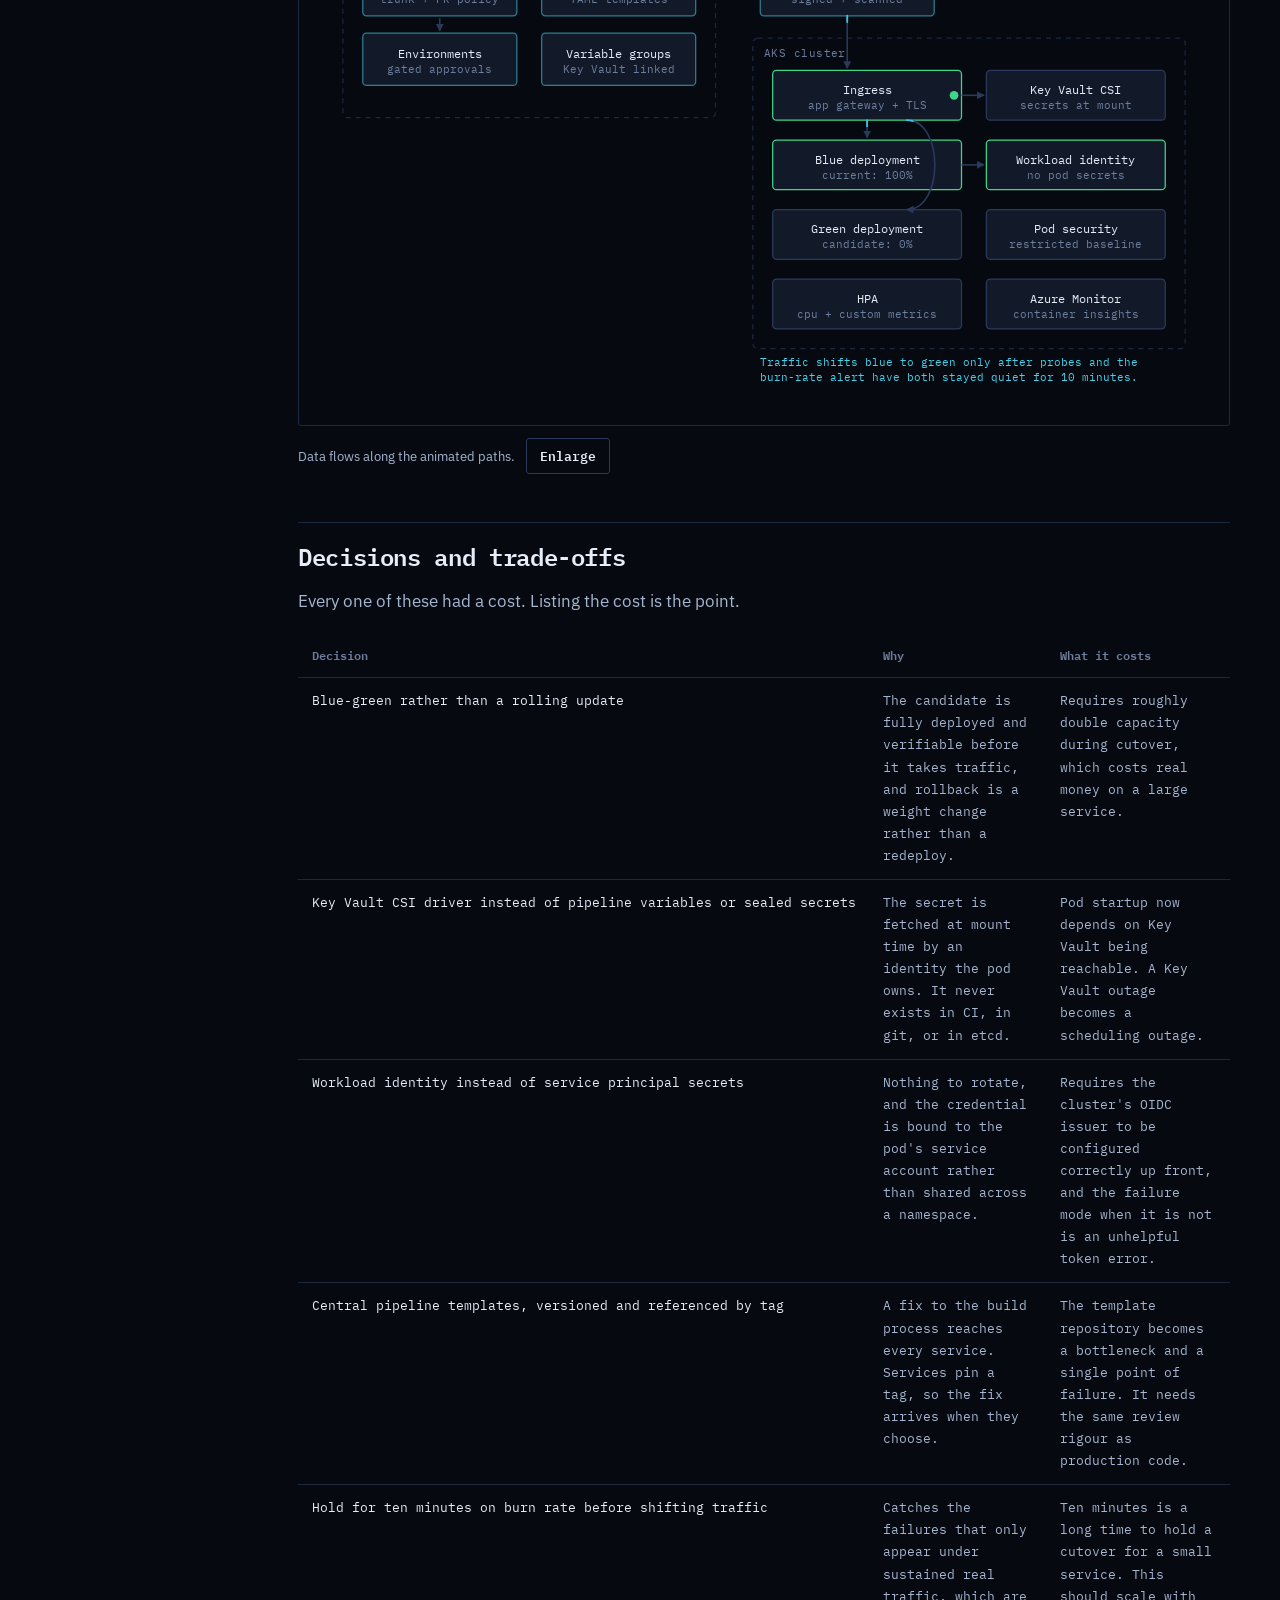
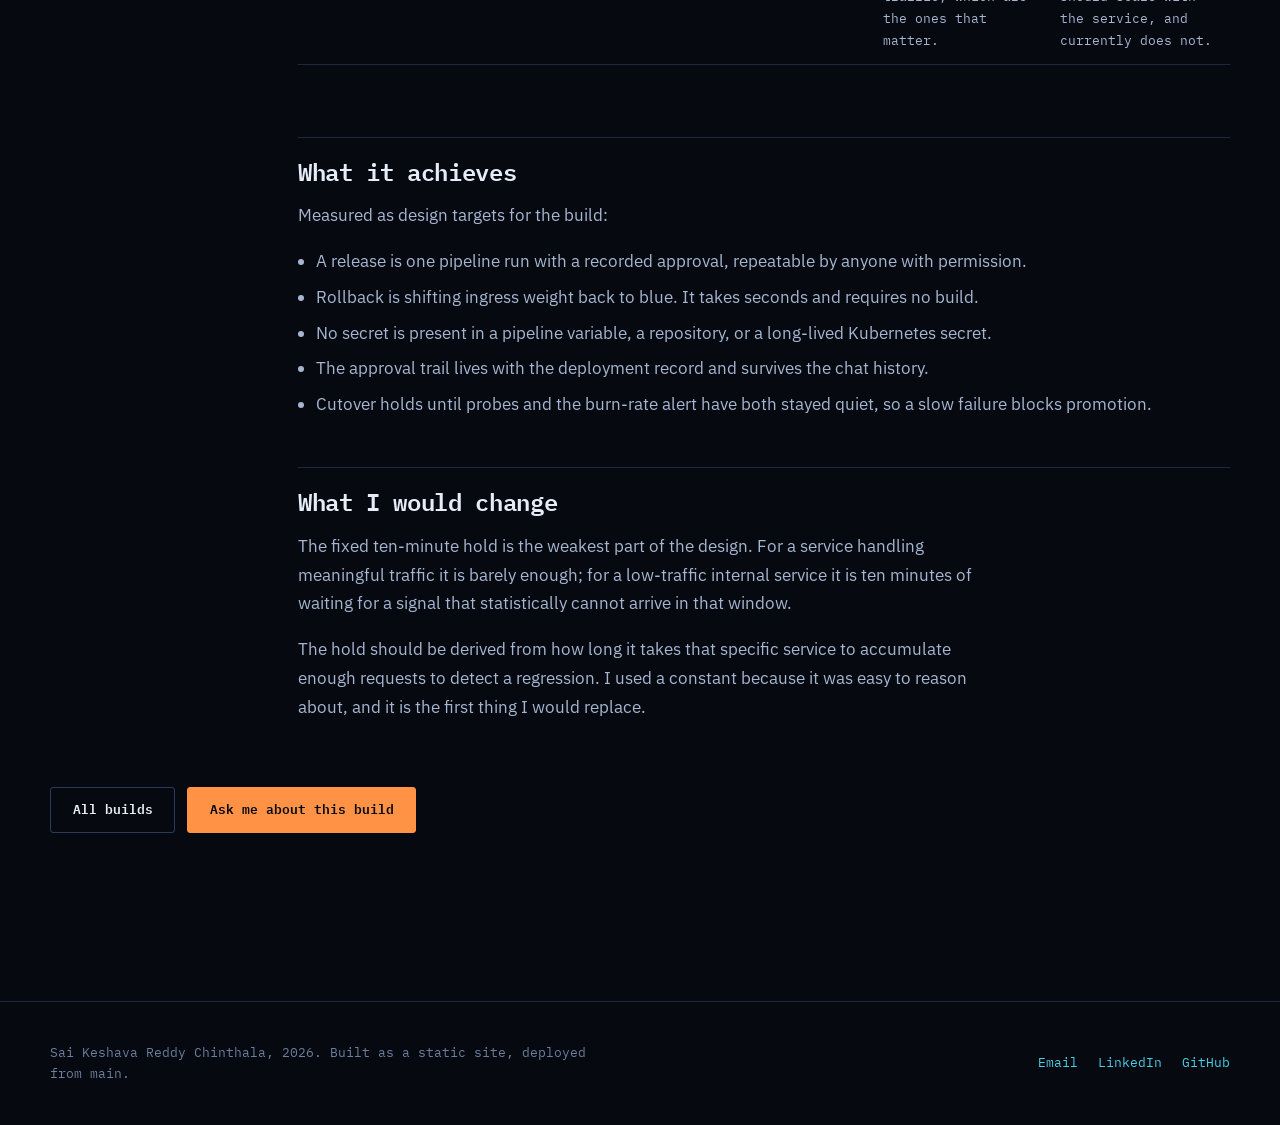
<file: projects/azure-devops-aks-platform.html>
<!DOCTYPE html>
<html lang="en">
<head>
<meta charset="UTF-8">
<meta name="viewport" content="width=device-width, initial-scale=1">
<title>Azure DevOps to AKS delivery platform &mdash; Sai Keshava Reddy Chinthala</title>
<meta name="description" content="Templated pipelines, gated environments and blue-green cutover on AKS, with secrets that never touch a pipeline variable.">
<link rel="canonical" href="https://saikeshavareddych.github.io/projects/azure-devops-aks-platform.html">

<meta property="og:type" content="article">
<meta property="og:title" content="Azure DevOps to AKS delivery platform &mdash; Sai Keshava Reddy Chinthala">
<meta property="og:description" content="Templated pipelines, gated environments and blue-green cutover on AKS, with secrets that never touch a pipeline variable.">
<meta property="og:url" content="https://saikeshavareddych.github.io/projects/azure-devops-aks-platform.html">
<meta property="og:image" content="https://saikeshavareddych.github.io/assets/diagrams/aks-platform.png">
<meta name="twitter:card" content="summary_large_image">
<meta name="theme-color" content="#060910">

<link rel="preconnect" href="https://fonts.googleapis.com">
<link rel="preconnect" href="https://fonts.gstatic.com" crossorigin>
<link href="https://fonts.googleapis.com/css2?family=IBM+Plex+Mono:wght@400;600&family=IBM+Plex+Sans:wght@400;600&display=swap" rel="stylesheet">
<link rel="icon" href="../assets/favicon.svg" type="image/svg+xml">
<link rel="apple-touch-icon" href="../assets/favicon.svg">
<link rel="stylesheet" href="../css/style.css">
</head>
<body>

<a class="skip" href="#main">Skip to content</a>

<header class="nav">
  <div class="nav-inner">
    <a class="brand" href="../index.html">
      <span class="prompt">~/</span>saikeshava<span class="tld">.dev</span><span class="caret" aria-hidden="true"></span>
    </a>
    <button class="nav-toggle" aria-label="Open menu" aria-expanded="false" aria-controls="nav-list">
      <span></span><span></span><span></span>
    </button>
    <ul class="nav-list" id="nav-list">
      <li><a href="../index.html">Home</a></li>
      <li><a href="../projects.html" aria-current="page">Builds</a></li>
      <li><a href="../architecture.html">Architecture</a></li>
      <li><a href="../resume.html">Resume</a></li>
      <li><a href="../blog.html">Writing</a></li>
    </ul>
  </div>
</header>

<main id="main">

<div class="shell page-head">
  <p style="color:var(--ink-dim);font-size:var(--t-sm);margin-bottom:.75rem">
    <a href="../projects.html">Builds</a> / Azure DevOps to AKS delivery platform
  </p>
  <h1>Azure DevOps to AKS delivery platform</h1>
  <p class="lede">Templated pipelines, gated environments and blue-green cutover on AKS, with secrets that never touch a pipeline variable.</p>
</div>

<div class="shell section">

  <dl class="case-meta">
    <div><dt>Role</dt><dd>Designed and built end to end</dd></div>
    <div><dt>Cloud</dt><dd>Azure</dd></div>
    <div><dt>Core stack</dt><dd>Azure DevOps, AKS, ACR, Key Vault, Azure Monitor</dd></div>
    <div><dt>Status</dt><dd>Reference build</dd></div>

  </dl>

  <div class="case-layout">
    <nav class="case-rail" aria-label="On this page">
      <ol>
        <li><a href="#problem">The problem</a></li>
        <li><a href="#constraints">Constraints</a></li>
        <li><a href="#architecture">Architecture</a></li>
        <li><a href="#decisions">Decisions and trade-offs</a></li>
        <li><a href="#outcome">What it achieves</a></li>
        <li><a href="#wrong">What I would change</a></li>

      </ol>
    </nav>

    <article class="case-body">
<h2 id="problem">The problem</h2>
<p>Releases depended on a person opening the portal and clicking through in the
right order. It worked, because the person was careful. It was not repeatable,
there was no rollback beyond redeploying the previous build and hoping, and the
approval trail lived in a chat thread.</p>
<p>The goal was a release that a new joiner could run on their second day, and a
rollback that took one action rather than a rebuild.</p>

<h2 id="constraints">Constraints</h2>
<ul>
<li><strong>Approvals must be recorded against the deployment</strong>, not in chat.</li>
<li><strong>Secrets cannot live in pipeline variables.</strong> Pipeline variables end up in logs, in forks, and in screenshots.</li>
<li><strong>Zero downtime during cutover</strong>, including for connections already in flight.</li>
<li><strong>Rollback must be a single action</strong> and must not require a build.</li>
<li><strong>Pipeline definitions must be shared</strong>, so a fix to the build process reaches every service.</li>
</ul>

<h2 id="architecture">Architecture</h2>
<p>Azure Repos with branch policy on trunk feeds YAML pipelines built from
templates held in a central repository. Builds push signed, scanned images to
Azure Container Registry. Deployment runs through Azure DevOps environments,
which carry the approval gates and keep the audit trail attached to the
deployment record.</p>
<p>In the cluster, an application gateway ingress terminates TLS in front of blue
and green deployments. Secrets are mounted at pod start through the Key Vault CSI
driver, and pods authenticate to Azure with workload identity, so nothing
sensitive is ever written into a pipeline variable or a Kubernetes secret that
outlives the pod.</p>

<div class="diagram" id="dg-aks-platform" data-diagram="aks-platform"><noscript><img src="../assets/diagrams/aks-platform.png" alt="Azure DevOps to AKS: templated pipelines into a blue-green cluster with Key Vault secrets and workload identity."></noscript></div>
<p class="diagram-caption">Data flows along the animated paths. <button class="btn btn--ghost" style="min-height:36px;padding:.35rem .8rem;margin-left:.5rem" data-zoom="dg-aks-platform" data-zoom-label="Azure DevOps to AKS delivery platform, enlarged">Enlarge</button></p>

<h2 id="decisions">Decisions and trade-offs</h2>
<p>Every one of these had a cost. Listing the cost is the point.</p>
<div class="table-wrap">
<table class="decisions">
  <thead><tr><th>Decision</th><th>Why</th><th>What it costs</th></tr></thead>
  <tbody>
        <tr><td>Blue-green rather than a rolling update</td><td>The candidate is fully deployed and verifiable before it takes traffic, and rollback is a weight change rather than a redeploy.</td><td>Requires roughly double capacity during cutover, which costs real money on a large service.</td></tr>
        <tr><td>Key Vault CSI driver instead of pipeline variables or sealed secrets</td><td>The secret is fetched at mount time by an identity the pod owns. It never exists in CI, in git, or in etcd.</td><td>Pod startup now depends on Key Vault being reachable. A Key Vault outage becomes a scheduling outage.</td></tr>
        <tr><td>Workload identity instead of service principal secrets</td><td>Nothing to rotate, and the credential is bound to the pod's service account rather than shared across a namespace.</td><td>Requires the cluster's OIDC issuer to be configured correctly up front, and the failure mode when it is not is an unhelpful token error.</td></tr>
        <tr><td>Central pipeline templates, versioned and referenced by tag</td><td>A fix to the build process reaches every service. Services pin a tag, so the fix arrives when they choose.</td><td>The template repository becomes a bottleneck and a single point of failure. It needs the same review rigour as production code.</td></tr>
        <tr><td>Hold for ten minutes on burn rate before shifting traffic</td><td>Catches the failures that only appear under sustained real traffic, which are the ones that matter.</td><td>Ten minutes is a long time to hold a cutover for a small service. This should scale with the service, and currently does not.</td></tr>
  </tbody>
</table>
</div>

<h2 id="outcome">What it achieves</h2>
<p>Measured as design targets for the build:</p>
<ul>
<li>A release is one pipeline run with a recorded approval, repeatable by anyone with permission.</li>
<li>Rollback is shifting ingress weight back to blue. It takes seconds and requires no build.</li>
<li>No secret is present in a pipeline variable, a repository, or a long-lived Kubernetes secret.</li>
<li>The approval trail lives with the deployment record and survives the chat history.</li>
<li>Cutover holds until probes and the burn-rate alert have both stayed quiet, so a slow failure blocks promotion.</li>
</ul>

<h2 id="wrong">What I would change</h2>
<p>The fixed ten-minute hold is the weakest part of the design. For a service
handling meaningful traffic it is barely enough; for a low-traffic internal
service it is ten minutes of waiting for a signal that statistically cannot
arrive in that window.</p>
<p>The hold should be derived from how long it takes that specific service to
accumulate enough requests to detect a regression. I used a constant because it
was easy to reason about, and it is the first thing I would replace.</p>
    </article>
  </div>

  <div class="btn-row" style="margin-top:3rem">
    <a class="btn btn--ghost" href="../projects.html">All builds</a>
    <a class="btn btn--primary" href="mailto:saikeshavareddych@gmail.com?subject=About%20the%20azure-devops-aks-platform%20build">Ask me about this build</a>
  </div>

</div>

</main>

<div class="lightbox" id="lightbox" role="dialog" aria-modal="true">
  <button class="lightbox__close" aria-label="Close">&#10005;</button>
  <div class="lightbox__inner"></div>
</div>

<footer class="foot">
  <div class="shell foot-inner">
    <p>Sai Keshava Reddy Chinthala, <span data-year>2026</span>. Built as a static site, deployed from main.</p>
    <div class="foot-links">
      <a href="mailto:saikeshavareddych@gmail.com">Email</a>
      <a href="https://www.linkedin.com/in/saikeshavareddy/" target="_blank" rel="noopener">LinkedIn</a>
      <a href="https://github.com/saikeshavareddych" target="_blank" rel="noopener">GitHub</a>
    </div>
  </div>
</footer>

<script src="../js/diagrams.js"></script>
<script src="../js/main.js" defer></script>
</body>
</html>
</file>
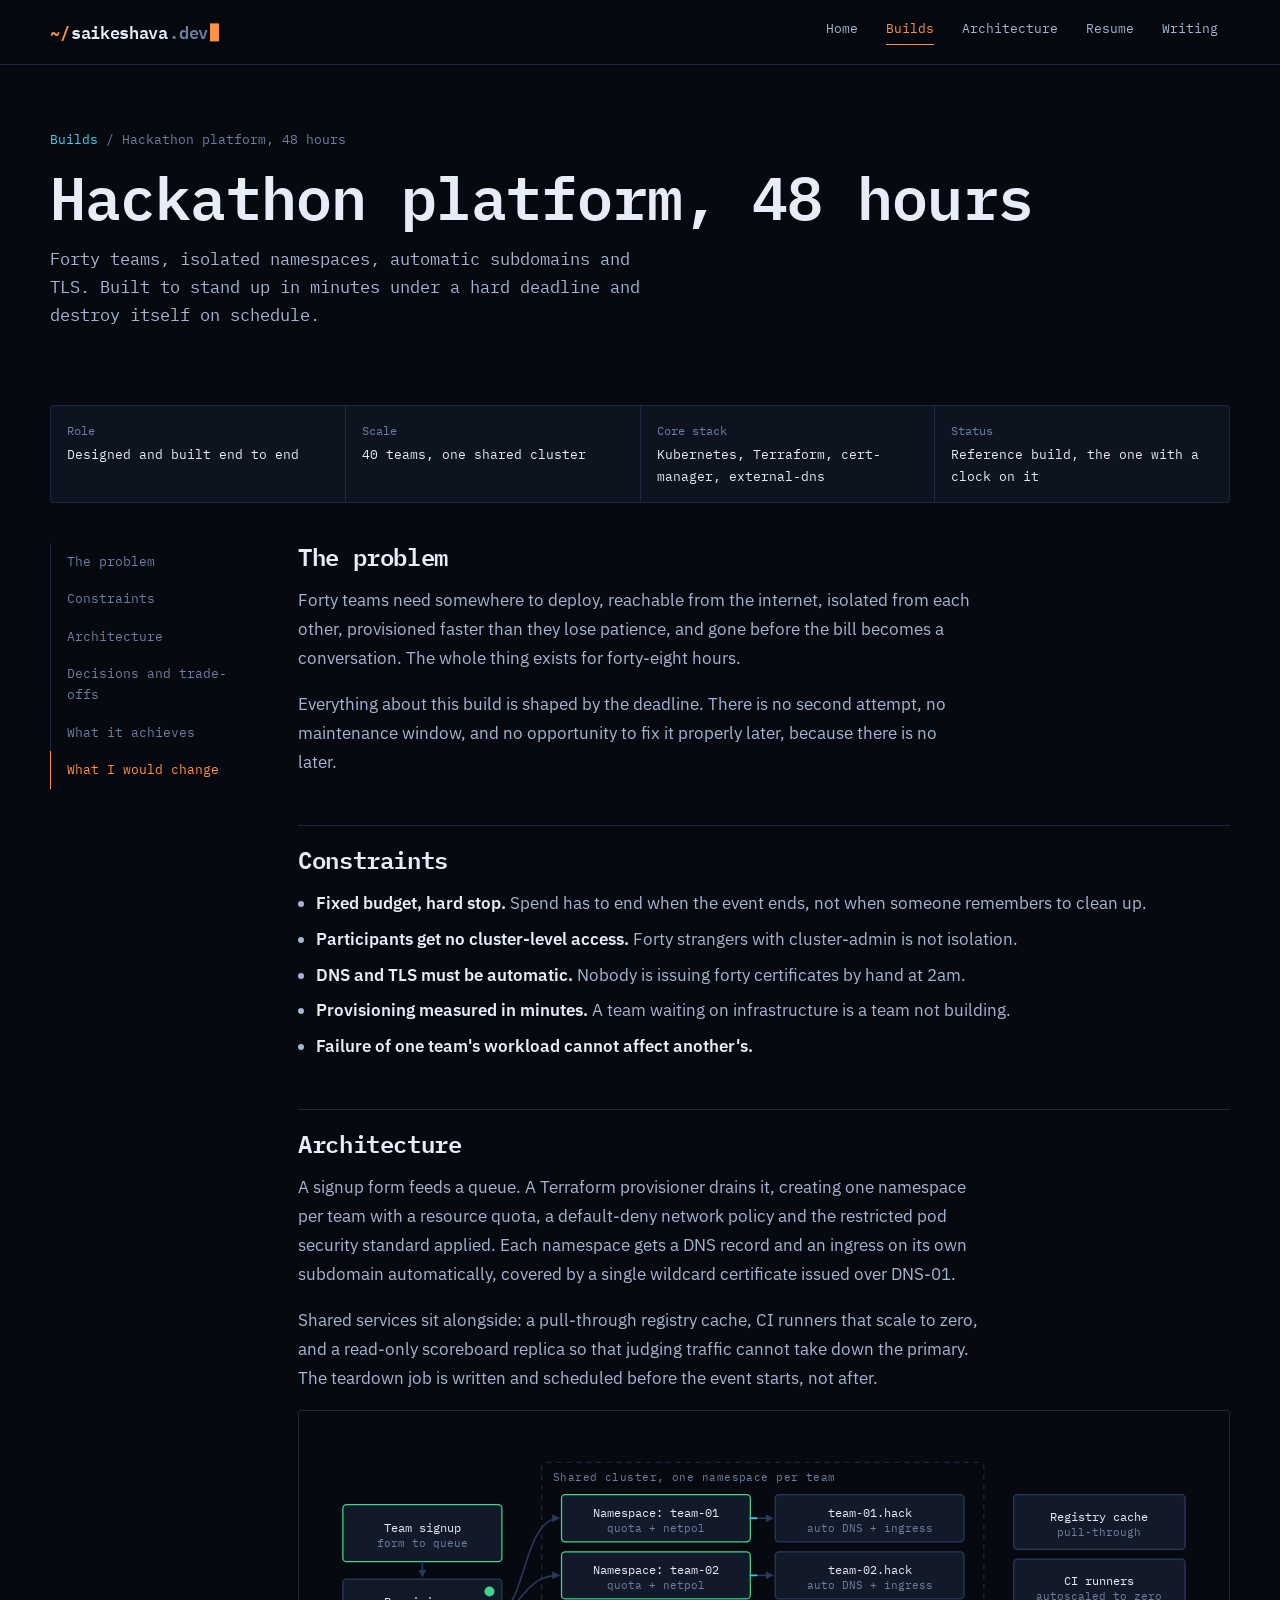
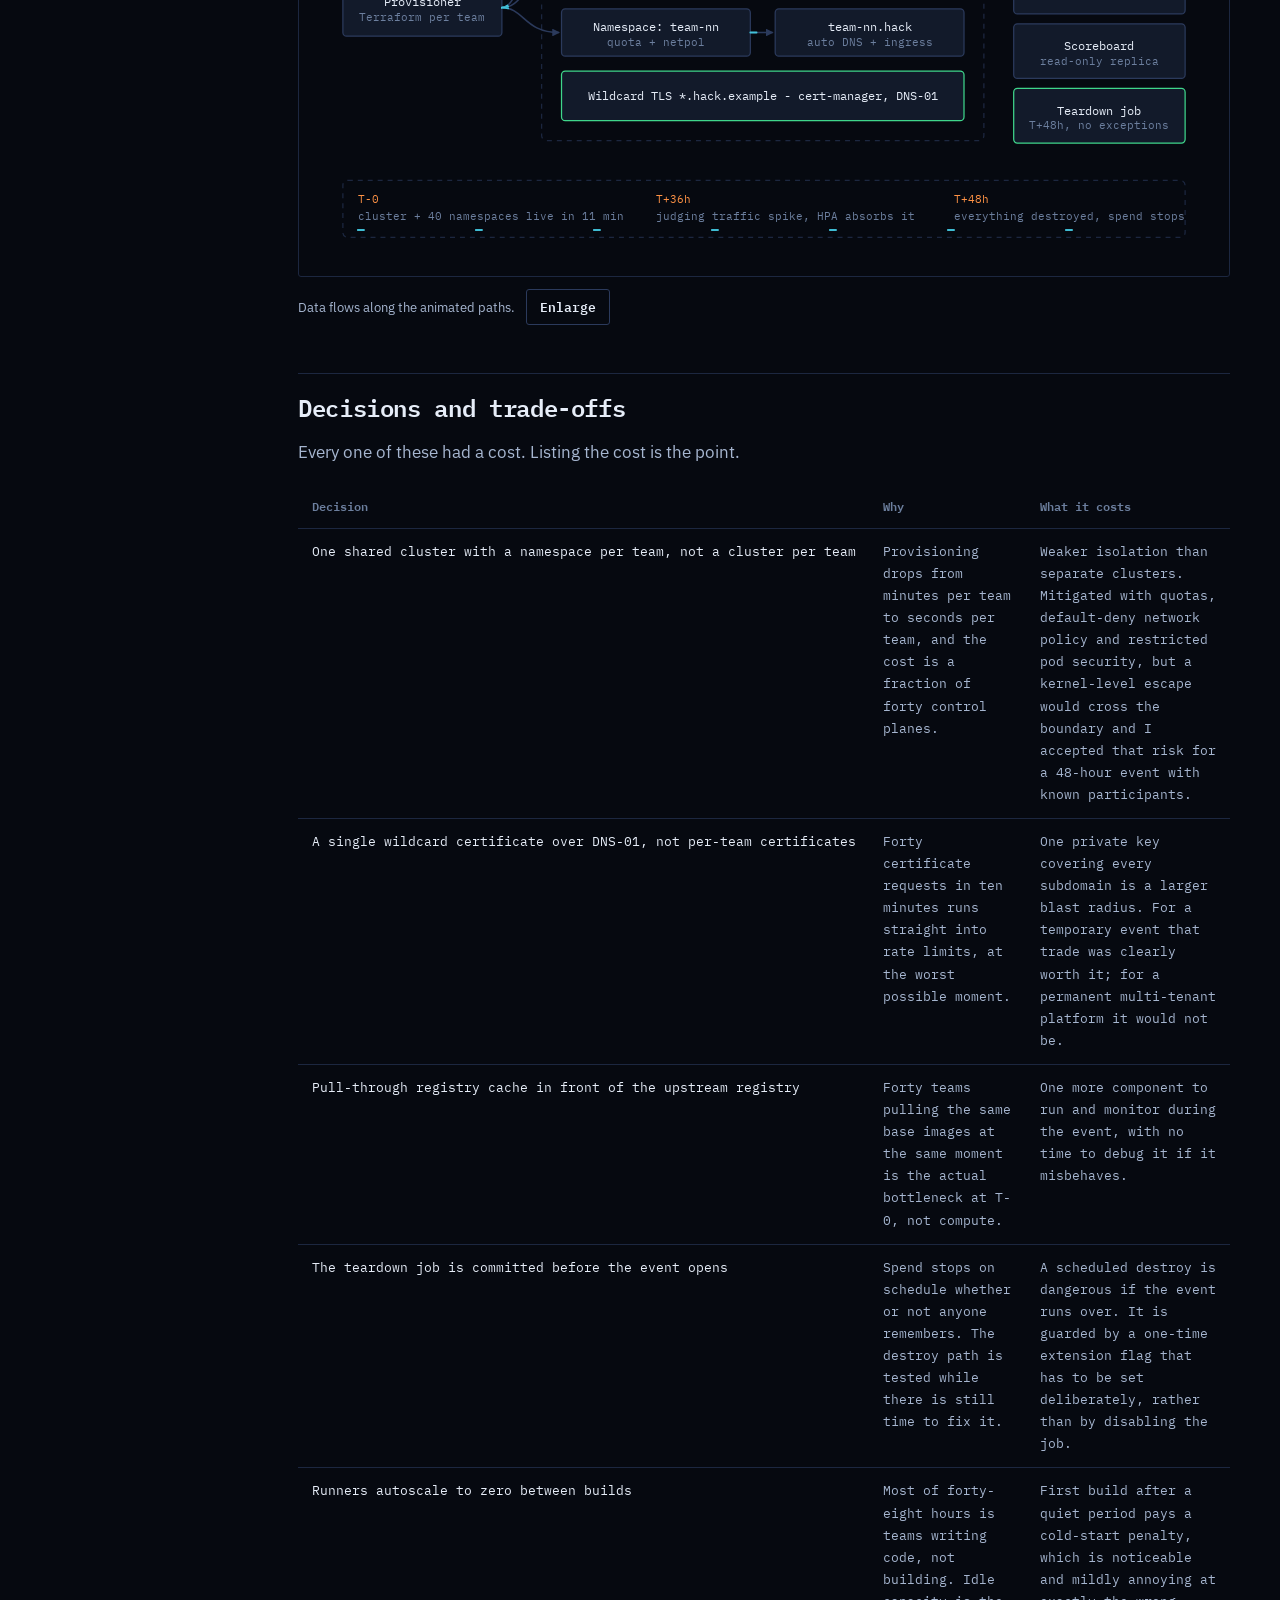
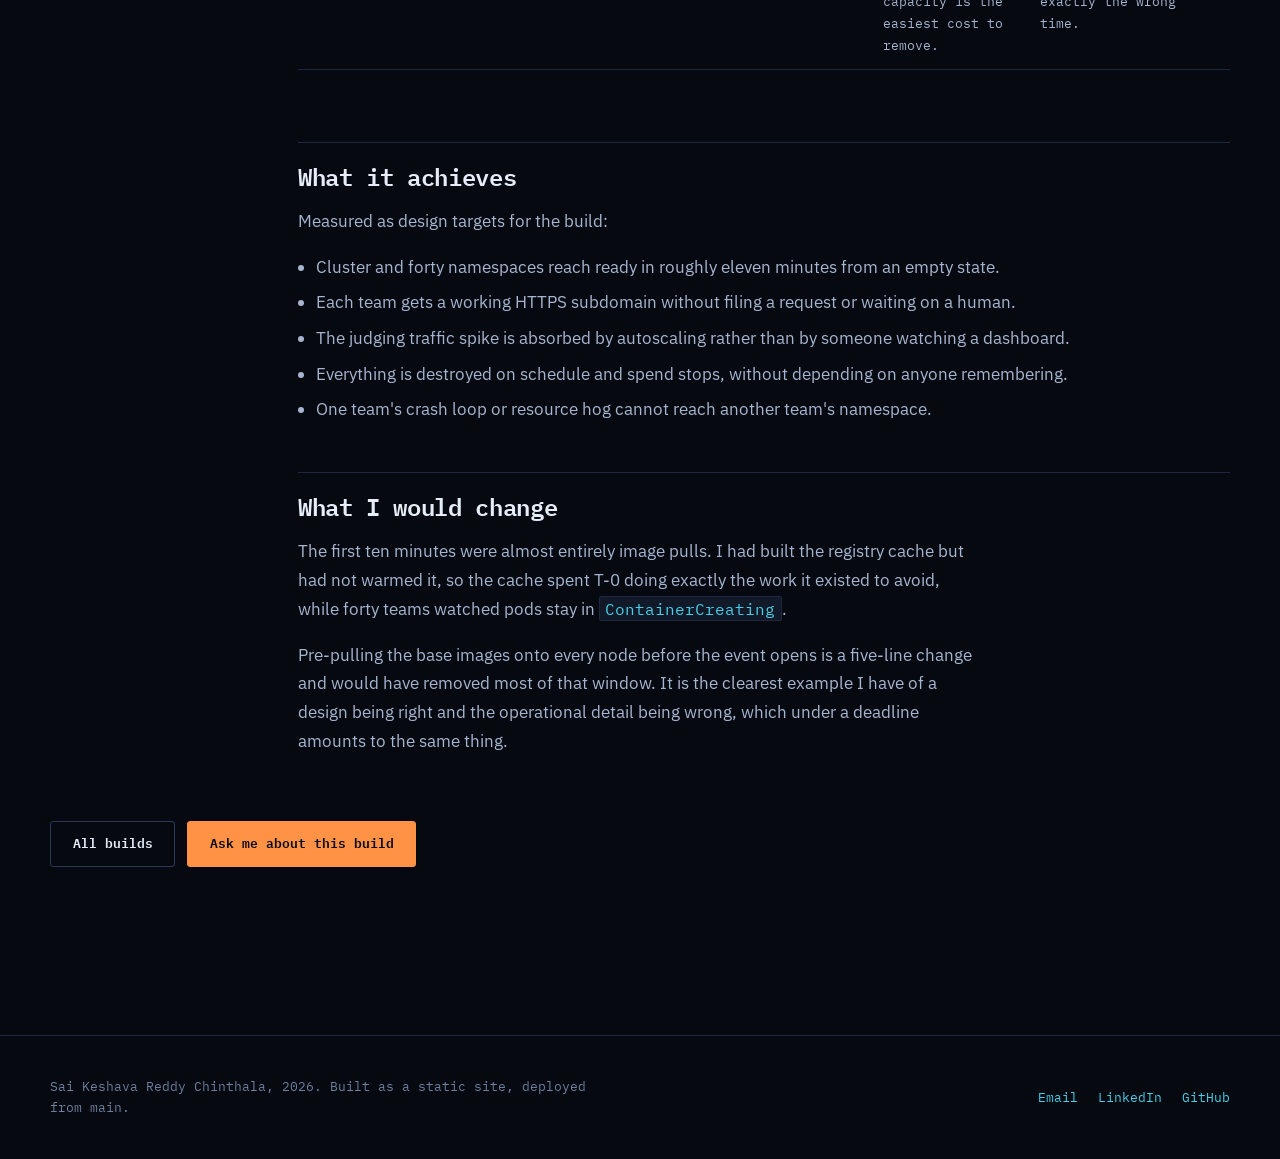
<file: projects/hackathon-platform-48h.html>
<!DOCTYPE html>
<html lang="en">
<head>
<meta charset="UTF-8">
<meta name="viewport" content="width=device-width, initial-scale=1">
<title>Hackathon platform, 48 hours &mdash; Sai Keshava Reddy Chinthala</title>
<meta name="description" content="Forty teams, isolated namespaces, automatic subdomains and TLS. Built to stand up in minutes under a hard deadline and destroy itself on schedule.">
<link rel="canonical" href="https://saikeshavareddych.github.io/projects/hackathon-platform-48h.html">

<meta property="og:type" content="article">
<meta property="og:title" content="Hackathon platform, 48 hours &mdash; Sai Keshava Reddy Chinthala">
<meta property="og:description" content="Forty teams, isolated namespaces, automatic subdomains and TLS. Built to stand up in minutes under a hard deadline and destroy itself on schedule.">
<meta property="og:url" content="https://saikeshavareddych.github.io/projects/hackathon-platform-48h.html">
<meta property="og:image" content="https://saikeshavareddych.github.io/assets/diagrams/hackathon.png">
<meta name="twitter:card" content="summary_large_image">
<meta name="theme-color" content="#060910">

<link rel="preconnect" href="https://fonts.googleapis.com">
<link rel="preconnect" href="https://fonts.gstatic.com" crossorigin>
<link href="https://fonts.googleapis.com/css2?family=IBM+Plex+Mono:wght@400;600&family=IBM+Plex+Sans:wght@400;600&display=swap" rel="stylesheet">
<link rel="icon" href="../assets/favicon.svg" type="image/svg+xml">
<link rel="apple-touch-icon" href="../assets/favicon.svg">
<link rel="stylesheet" href="../css/style.css">
</head>
<body>

<a class="skip" href="#main">Skip to content</a>

<header class="nav">
  <div class="nav-inner">
    <a class="brand" href="../index.html">
      <span class="prompt">~/</span>saikeshava<span class="tld">.dev</span><span class="caret" aria-hidden="true"></span>
    </a>
    <button class="nav-toggle" aria-label="Open menu" aria-expanded="false" aria-controls="nav-list">
      <span></span><span></span><span></span>
    </button>
    <ul class="nav-list" id="nav-list">
      <li><a href="../index.html">Home</a></li>
      <li><a href="../projects.html" aria-current="page">Builds</a></li>
      <li><a href="../architecture.html">Architecture</a></li>
      <li><a href="../resume.html">Resume</a></li>
      <li><a href="../blog.html">Writing</a></li>
    </ul>
  </div>
</header>

<main id="main">

<div class="shell page-head">
  <p style="color:var(--ink-dim);font-size:var(--t-sm);margin-bottom:.75rem">
    <a href="../projects.html">Builds</a> / Hackathon platform, 48 hours
  </p>
  <h1>Hackathon platform, 48 hours</h1>
  <p class="lede">Forty teams, isolated namespaces, automatic subdomains and TLS. Built to stand up in minutes under a hard deadline and destroy itself on schedule.</p>
</div>

<div class="shell section">

  <dl class="case-meta">
    <div><dt>Role</dt><dd>Designed and built end to end</dd></div>
    <div><dt>Scale</dt><dd>40 teams, one shared cluster</dd></div>
    <div><dt>Core stack</dt><dd>Kubernetes, Terraform, cert-manager, external-dns</dd></div>
    <div><dt>Status</dt><dd>Reference build, the one with a clock on it</dd></div>

  </dl>

  <div class="case-layout">
    <nav class="case-rail" aria-label="On this page">
      <ol>
        <li><a href="#problem">The problem</a></li>
        <li><a href="#constraints">Constraints</a></li>
        <li><a href="#architecture">Architecture</a></li>
        <li><a href="#decisions">Decisions and trade-offs</a></li>
        <li><a href="#outcome">What it achieves</a></li>
        <li><a href="#wrong">What I would change</a></li>

      </ol>
    </nav>

    <article class="case-body">
<h2 id="problem">The problem</h2>
<p>Forty teams need somewhere to deploy, reachable from the internet, isolated
from each other, provisioned faster than they lose patience, and gone before the
bill becomes a conversation. The whole thing exists for forty-eight hours.</p>
<p>Everything about this build is shaped by the deadline. There is no second
attempt, no maintenance window, and no opportunity to fix it properly later,
because there is no later.</p>

<h2 id="constraints">Constraints</h2>
<ul>
<li><strong>Fixed budget, hard stop.</strong> Spend has to end when the event ends, not when someone remembers to clean up.</li>
<li><strong>Participants get no cluster-level access.</strong> Forty strangers with cluster-admin is not isolation.</li>
<li><strong>DNS and TLS must be automatic.</strong> Nobody is issuing forty certificates by hand at 2am.</li>
<li><strong>Provisioning measured in minutes.</strong> A team waiting on infrastructure is a team not building.</li>
<li><strong>Failure of one team's workload cannot affect another's.</strong></li>
</ul>

<h2 id="architecture">Architecture</h2>
<p>A signup form feeds a queue. A Terraform provisioner drains it, creating one
namespace per team with a resource quota, a default-deny network policy and the
restricted pod security standard applied. Each namespace gets a DNS record and an
ingress on its own subdomain automatically, covered by a single wildcard
certificate issued over DNS-01.</p>
<p>Shared services sit alongside: a pull-through registry cache, CI runners that
scale to zero, and a read-only scoreboard replica so that judging traffic cannot
take down the primary. The teardown job is written and scheduled before the event
starts, not after.</p>

<div class="diagram" id="dg-hackathon" data-diagram="hackathon"><noscript><img src="../assets/diagrams/hackathon.png" alt="Hackathon platform: a provisioner creating one namespace per team with automatic DNS and TLS, plus a scheduled teardown."></noscript></div>
<p class="diagram-caption">Data flows along the animated paths. <button class="btn btn--ghost" style="min-height:36px;padding:.35rem .8rem;margin-left:.5rem" data-zoom="dg-hackathon" data-zoom-label="Hackathon platform, 48 hours, enlarged">Enlarge</button></p>

<h2 id="decisions">Decisions and trade-offs</h2>
<p>Every one of these had a cost. Listing the cost is the point.</p>
<div class="table-wrap">
<table class="decisions">
  <thead><tr><th>Decision</th><th>Why</th><th>What it costs</th></tr></thead>
  <tbody>
        <tr><td>One shared cluster with a namespace per team, not a cluster per team</td><td>Provisioning drops from minutes per team to seconds per team, and the cost is a fraction of forty control planes.</td><td>Weaker isolation than separate clusters. Mitigated with quotas, default-deny network policy and restricted pod security, but a kernel-level escape would cross the boundary and I accepted that risk for a 48-hour event with known participants.</td></tr>
        <tr><td>A single wildcard certificate over DNS-01, not per-team certificates</td><td>Forty certificate requests in ten minutes runs straight into rate limits, at the worst possible moment.</td><td>One private key covering every subdomain is a larger blast radius. For a temporary event that trade was clearly worth it; for a permanent multi-tenant platform it would not be.</td></tr>
        <tr><td>Pull-through registry cache in front of the upstream registry</td><td>Forty teams pulling the same base images at the same moment is the actual bottleneck at T-0, not compute.</td><td>One more component to run and monitor during the event, with no time to debug it if it misbehaves.</td></tr>
        <tr><td>The teardown job is committed before the event opens</td><td>Spend stops on schedule whether or not anyone remembers. The destroy path is tested while there is still time to fix it.</td><td>A scheduled destroy is dangerous if the event runs over. It is guarded by a one-time extension flag that has to be set deliberately, rather than by disabling the job.</td></tr>
        <tr><td>Runners autoscale to zero between builds</td><td>Most of forty-eight hours is teams writing code, not building. Idle capacity is the easiest cost to remove.</td><td>First build after a quiet period pays a cold-start penalty, which is noticeable and mildly annoying at exactly the wrong time.</td></tr>
  </tbody>
</table>
</div>

<h2 id="outcome">What it achieves</h2>
<p>Measured as design targets for the build:</p>
<ul>
<li>Cluster and forty namespaces reach ready in roughly eleven minutes from an empty state.</li>
<li>Each team gets a working HTTPS subdomain without filing a request or waiting on a human.</li>
<li>The judging traffic spike is absorbed by autoscaling rather than by someone watching a dashboard.</li>
<li>Everything is destroyed on schedule and spend stops, without depending on anyone remembering.</li>
<li>One team's crash loop or resource hog cannot reach another team's namespace.</li>
</ul>

<h2 id="wrong">What I would change</h2>
<p>The first ten minutes were almost entirely image pulls. I had built the
registry cache but had not warmed it, so the cache spent T-0 doing exactly the
work it existed to avoid, while forty teams watched pods stay in
<code>ContainerCreating</code>.</p>
<p>Pre-pulling the base images onto every node before the event opens is a
five-line change and would have removed most of that window. It is the clearest
example I have of a design being right and the operational detail being wrong,
which under a deadline amounts to the same thing.</p>
    </article>
  </div>

  <div class="btn-row" style="margin-top:3rem">
    <a class="btn btn--ghost" href="../projects.html">All builds</a>
    <a class="btn btn--primary" href="mailto:saikeshavareddych@gmail.com?subject=About%20the%20hackathon-platform-48h%20build">Ask me about this build</a>
  </div>

</div>

</main>

<div class="lightbox" id="lightbox" role="dialog" aria-modal="true">
  <button class="lightbox__close" aria-label="Close">&#10005;</button>
  <div class="lightbox__inner"></div>
</div>

<footer class="foot">
  <div class="shell foot-inner">
    <p>Sai Keshava Reddy Chinthala, <span data-year>2026</span>. Built as a static site, deployed from main.</p>
    <div class="foot-links">
      <a href="mailto:saikeshavareddych@gmail.com">Email</a>
      <a href="https://www.linkedin.com/in/saikeshavareddy/" target="_blank" rel="noopener">LinkedIn</a>
      <a href="https://github.com/saikeshavareddych" target="_blank" rel="noopener">GitHub</a>
    </div>
  </div>
</footer>

<script src="../js/diagrams.js"></script>
<script src="../js/main.js" defer></script>
</body>
</html>
</file>
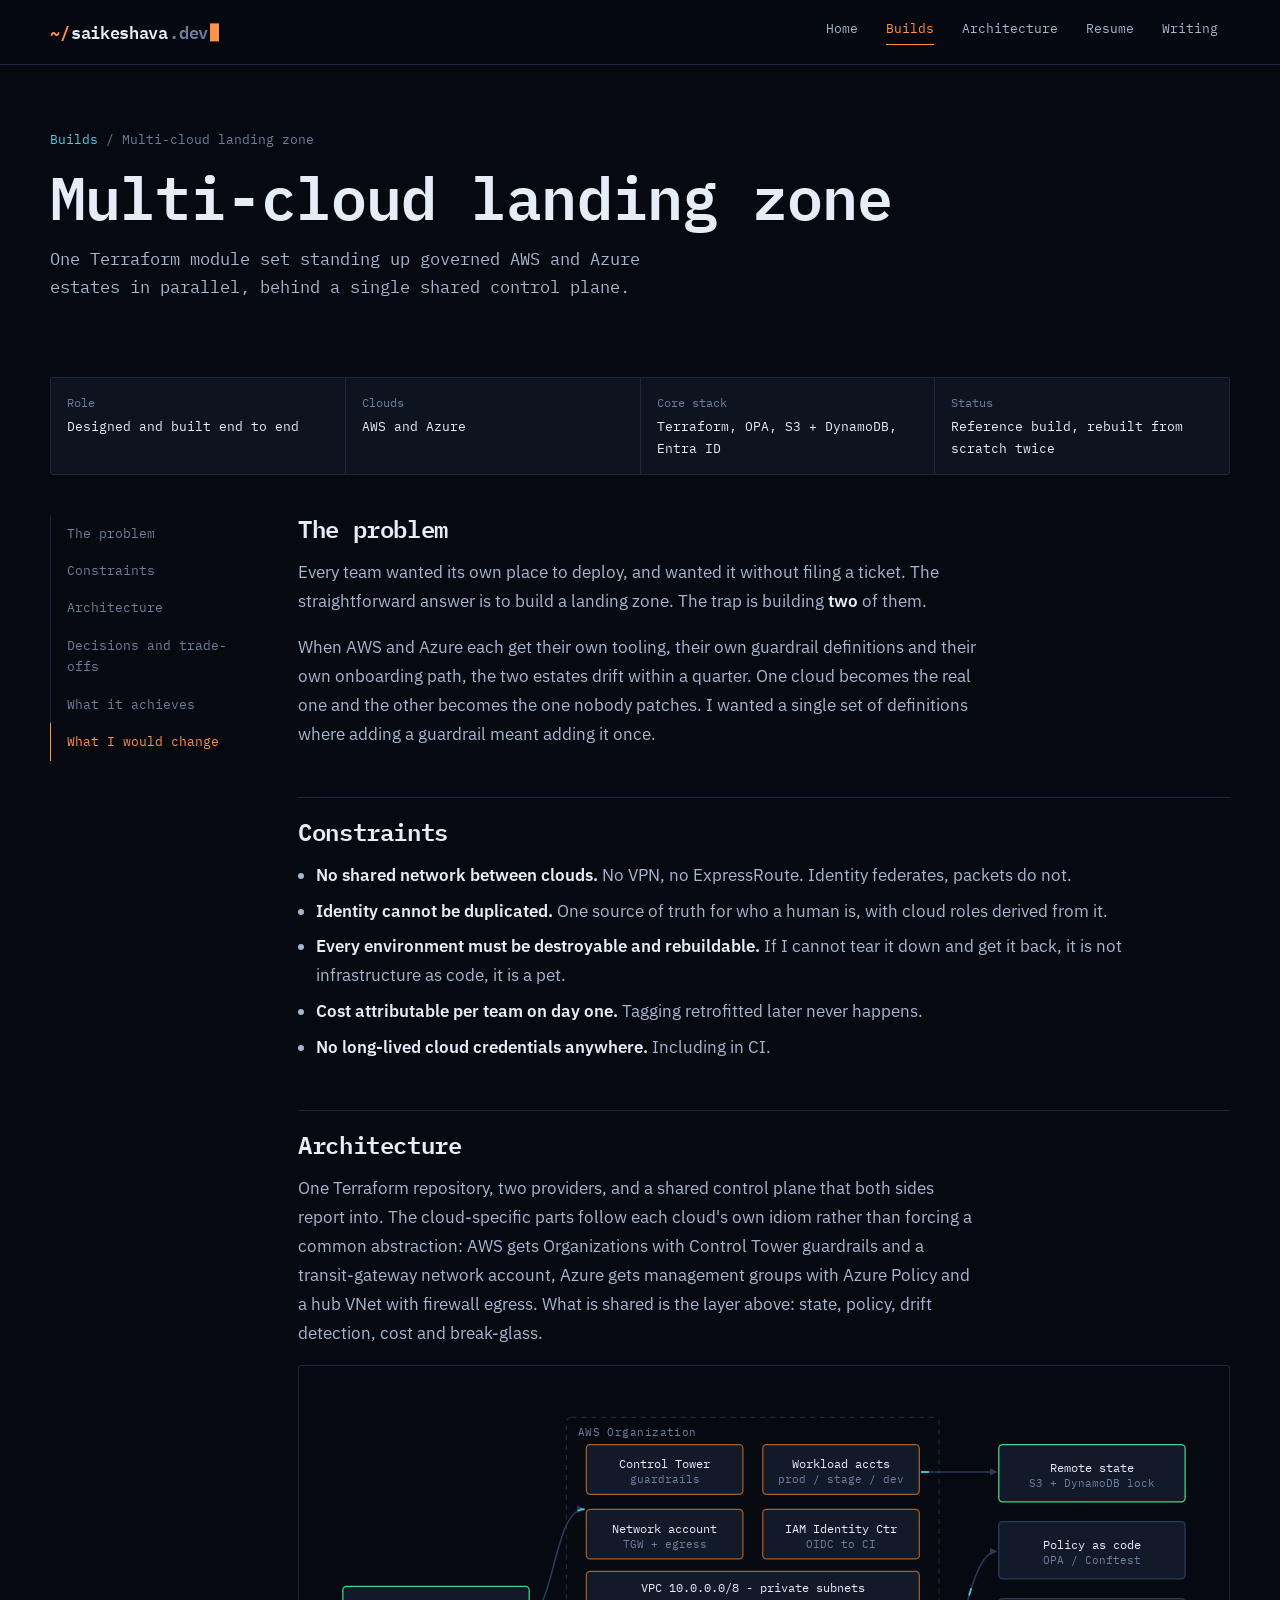
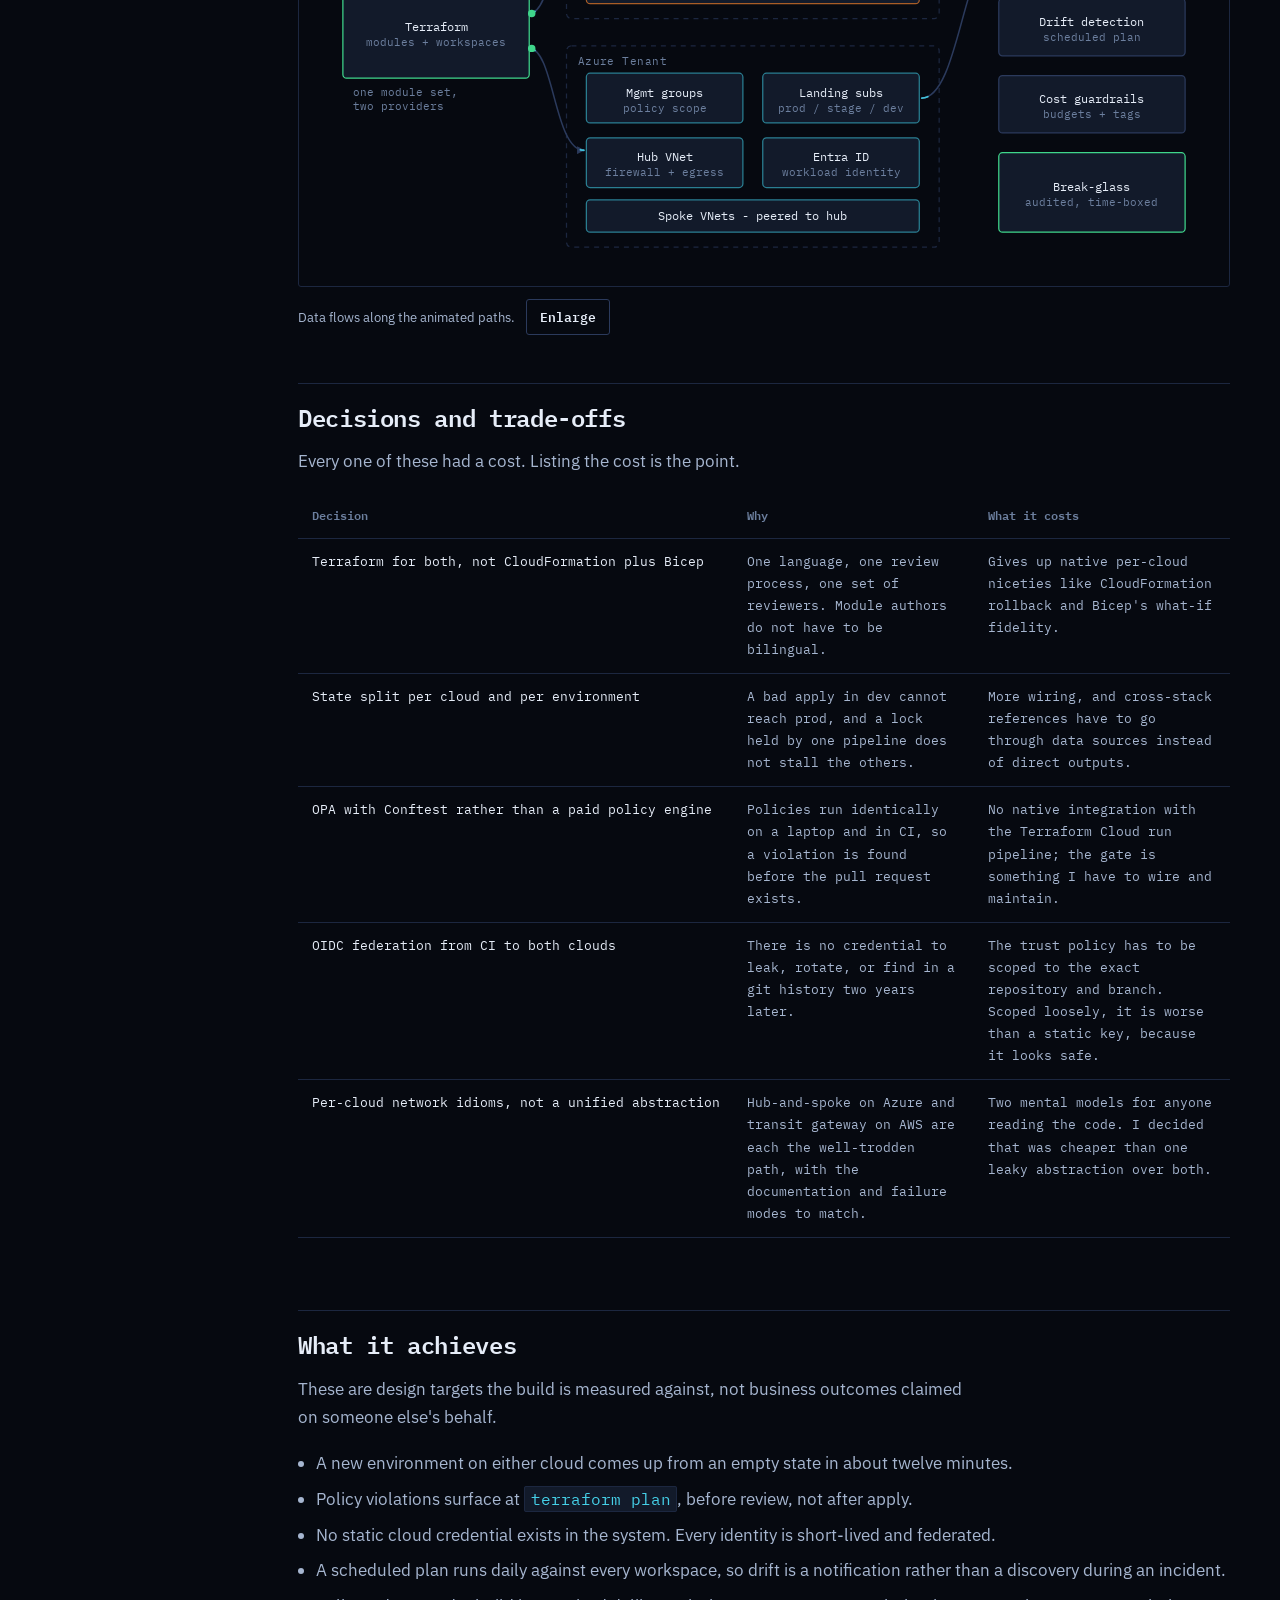
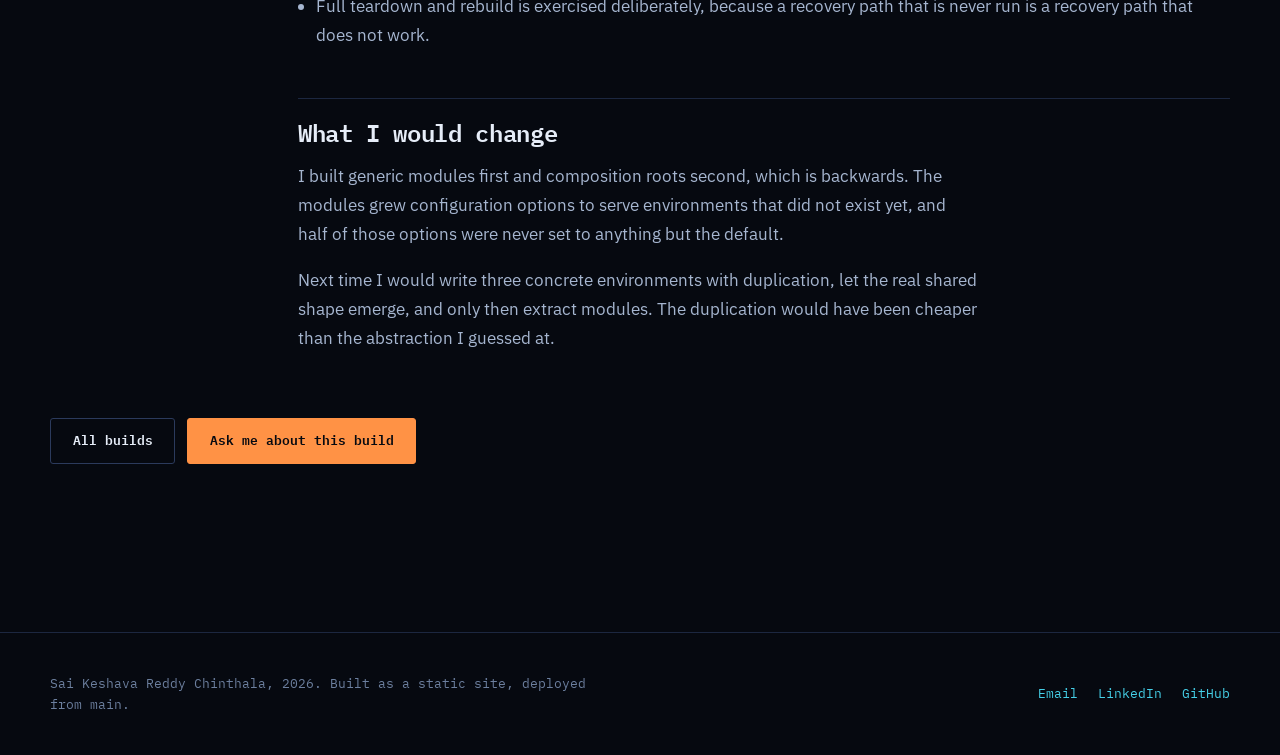
<file: projects/multi-cloud-landing-zone.html>
<!DOCTYPE html>
<html lang="en">
<head>
<meta charset="UTF-8">
<meta name="viewport" content="width=device-width, initial-scale=1">
<title>Multi-cloud landing zone &mdash; Sai Keshava Reddy Chinthala</title>
<meta name="description" content="One Terraform module set standing up governed AWS and Azure estates in parallel, behind a single shared control plane.">
<link rel="canonical" href="https://saikeshavareddych.github.io/projects/multi-cloud-landing-zone.html">

<meta property="og:type" content="article">
<meta property="og:title" content="Multi-cloud landing zone &mdash; Sai Keshava Reddy Chinthala">
<meta property="og:description" content="One Terraform module set standing up governed AWS and Azure estates in parallel, behind a single shared control plane.">
<meta property="og:url" content="https://saikeshavareddych.github.io/projects/multi-cloud-landing-zone.html">
<meta property="og:image" content="https://saikeshavareddych.github.io/assets/diagrams/landing-zone.png">
<meta name="twitter:card" content="summary_large_image">
<meta name="theme-color" content="#060910">

<link rel="preconnect" href="https://fonts.googleapis.com">
<link rel="preconnect" href="https://fonts.gstatic.com" crossorigin>
<link href="https://fonts.googleapis.com/css2?family=IBM+Plex+Mono:wght@400;600&family=IBM+Plex+Sans:wght@400;600&display=swap" rel="stylesheet">
<link rel="icon" href="../assets/favicon.svg" type="image/svg+xml">
<link rel="apple-touch-icon" href="../assets/favicon.svg">
<link rel="stylesheet" href="../css/style.css">
</head>
<body>

<a class="skip" href="#main">Skip to content</a>

<header class="nav">
  <div class="nav-inner">
    <a class="brand" href="../index.html">
      <span class="prompt">~/</span>saikeshava<span class="tld">.dev</span><span class="caret" aria-hidden="true"></span>
    </a>
    <button class="nav-toggle" aria-label="Open menu" aria-expanded="false" aria-controls="nav-list">
      <span></span><span></span><span></span>
    </button>
    <ul class="nav-list" id="nav-list">
      <li><a href="../index.html">Home</a></li>
      <li><a href="../projects.html" aria-current="page">Builds</a></li>
      <li><a href="../architecture.html">Architecture</a></li>
      <li><a href="../resume.html">Resume</a></li>
      <li><a href="../blog.html">Writing</a></li>
    </ul>
  </div>
</header>

<main id="main">

<div class="shell page-head">
  <p style="color:var(--ink-dim);font-size:var(--t-sm);margin-bottom:.75rem">
    <a href="../projects.html">Builds</a> / Multi-cloud landing zone
  </p>
  <h1>Multi-cloud landing zone</h1>
  <p class="lede">One Terraform module set standing up governed AWS and Azure estates in parallel, behind a single shared control plane.</p>
</div>

<div class="shell section">

  <dl class="case-meta">
    <div><dt>Role</dt><dd>Designed and built end to end</dd></div>
    <div><dt>Clouds</dt><dd>AWS and Azure</dd></div>
    <div><dt>Core stack</dt><dd>Terraform, OPA, S3 + DynamoDB, Entra ID</dd></div>
    <div><dt>Status</dt><dd>Reference build, rebuilt from scratch twice</dd></div>

  </dl>

  <div class="case-layout">
    <nav class="case-rail" aria-label="On this page">
      <ol>
        <li><a href="#problem">The problem</a></li>
        <li><a href="#constraints">Constraints</a></li>
        <li><a href="#architecture">Architecture</a></li>
        <li><a href="#decisions">Decisions and trade-offs</a></li>
        <li><a href="#outcome">What it achieves</a></li>
        <li><a href="#wrong">What I would change</a></li>

      </ol>
    </nav>

    <article class="case-body">
<h2 id="problem">The problem</h2>
<p>Every team wanted its own place to deploy, and wanted it without filing a
ticket. The straightforward answer is to build a landing zone. The trap is
building <strong>two</strong> of them.</p>
<p>When AWS and Azure each get their own tooling, their own guardrail definitions
and their own onboarding path, the two estates drift within a quarter. One cloud
becomes the real one and the other becomes the one nobody patches. I wanted a
single set of definitions where adding a guardrail meant adding it once.</p>

<h2 id="constraints">Constraints</h2>
<ul>
<li><strong>No shared network between clouds.</strong> No VPN, no ExpressRoute. Identity federates, packets do not.</li>
<li><strong>Identity cannot be duplicated.</strong> One source of truth for who a human is, with cloud roles derived from it.</li>
<li><strong>Every environment must be destroyable and rebuildable.</strong> If I cannot tear it down and get it back, it is not infrastructure as code, it is a pet.</li>
<li><strong>Cost attributable per team on day one.</strong> Tagging retrofitted later never happens.</li>
<li><strong>No long-lived cloud credentials anywhere.</strong> Including in CI.</li>
</ul>

<h2 id="architecture">Architecture</h2>
<p>One Terraform repository, two providers, and a shared control plane that both
sides report into. The cloud-specific parts follow each cloud's own idiom rather
than forcing a common abstraction: AWS gets Organizations with Control Tower
guardrails and a transit-gateway network account, Azure gets management groups
with Azure Policy and a hub VNet with firewall egress. What is shared is the
layer above: state, policy, drift detection, cost and break-glass.</p>

<div class="diagram" id="dg-landing-zone" data-diagram="landing-zone"><noscript><img src="../assets/diagrams/landing-zone.png" alt="Multi-cloud landing zone: one Terraform module set provisioning parallel AWS and Azure estates behind a shared control plane."></noscript></div>
<p class="diagram-caption">Data flows along the animated paths. <button class="btn btn--ghost" style="min-height:36px;padding:.35rem .8rem;margin-left:.5rem" data-zoom="dg-landing-zone" data-zoom-label="Multi-cloud landing zone, enlarged">Enlarge</button></p>

<h2 id="decisions">Decisions and trade-offs</h2>
<p>Every one of these had a cost. Listing the cost is the point.</p>
<div class="table-wrap">
<table class="decisions">
  <thead><tr><th>Decision</th><th>Why</th><th>What it costs</th></tr></thead>
  <tbody>
        <tr><td>Terraform for both, not CloudFormation plus Bicep</td><td>One language, one review process, one set of reviewers. Module authors do not have to be bilingual.</td><td>Gives up native per-cloud niceties like CloudFormation rollback and Bicep's what-if fidelity.</td></tr>
        <tr><td>State split per cloud and per environment</td><td>A bad apply in dev cannot reach prod, and a lock held by one pipeline does not stall the others.</td><td>More wiring, and cross-stack references have to go through data sources instead of direct outputs.</td></tr>
        <tr><td>OPA with Conftest rather than a paid policy engine</td><td>Policies run identically on a laptop and in CI, so a violation is found before the pull request exists.</td><td>No native integration with the Terraform Cloud run pipeline; the gate is something I have to wire and maintain.</td></tr>
        <tr><td>OIDC federation from CI to both clouds</td><td>There is no credential to leak, rotate, or find in a git history two years later.</td><td>The trust policy has to be scoped to the exact repository and branch. Scoped loosely, it is worse than a static key, because it looks safe.</td></tr>
        <tr><td>Per-cloud network idioms, not a unified abstraction</td><td>Hub-and-spoke on Azure and transit gateway on AWS are each the well-trodden path, with the documentation and failure modes to match.</td><td>Two mental models for anyone reading the code. I decided that was cheaper than one leaky abstraction over both.</td></tr>
  </tbody>
</table>
</div>

<h2 id="outcome">What it achieves</h2>
<p>These are design targets the build is measured against, not
business outcomes claimed on someone else's behalf.</p>
<ul>
<li>A new environment on either cloud comes up from an empty state in about twelve minutes.</li>
<li>Policy violations surface at <code>terraform plan</code>, before review, not after apply.</li>
<li>No static cloud credential exists in the system. Every identity is short-lived and federated.</li>
<li>A scheduled plan runs daily against every workspace, so drift is a notification rather than a discovery during an incident.</li>
<li>Full teardown and rebuild is exercised deliberately, because a recovery path that is never run is a recovery path that does not work.</li>
</ul>

<h2 id="wrong">What I would change</h2>
<p>I built generic modules first and composition roots second, which is
backwards. The modules grew configuration options to serve environments that did
not exist yet, and half of those options were never set to anything but the
default.</p>
<p>Next time I would write three concrete environments with duplication, let the
real shared shape emerge, and only then extract modules. The duplication would
have been cheaper than the abstraction I guessed at.</p>
    </article>
  </div>

  <div class="btn-row" style="margin-top:3rem">
    <a class="btn btn--ghost" href="../projects.html">All builds</a>
    <a class="btn btn--primary" href="mailto:saikeshavareddych@gmail.com?subject=About%20the%20multi-cloud-landing-zone%20build">Ask me about this build</a>
  </div>

</div>

</main>

<div class="lightbox" id="lightbox" role="dialog" aria-modal="true">
  <button class="lightbox__close" aria-label="Close">&#10005;</button>
  <div class="lightbox__inner"></div>
</div>

<footer class="foot">
  <div class="shell foot-inner">
    <p>Sai Keshava Reddy Chinthala, <span data-year>2026</span>. Built as a static site, deployed from main.</p>
    <div class="foot-links">
      <a href="mailto:saikeshavareddych@gmail.com">Email</a>
      <a href="https://www.linkedin.com/in/saikeshavareddy/" target="_blank" rel="noopener">LinkedIn</a>
      <a href="https://github.com/saikeshavareddych" target="_blank" rel="noopener">GitHub</a>
    </div>
  </div>
</footer>

<script src="../js/diagrams.js"></script>
<script src="../js/main.js" defer></script>
</body>
</html>
</file>
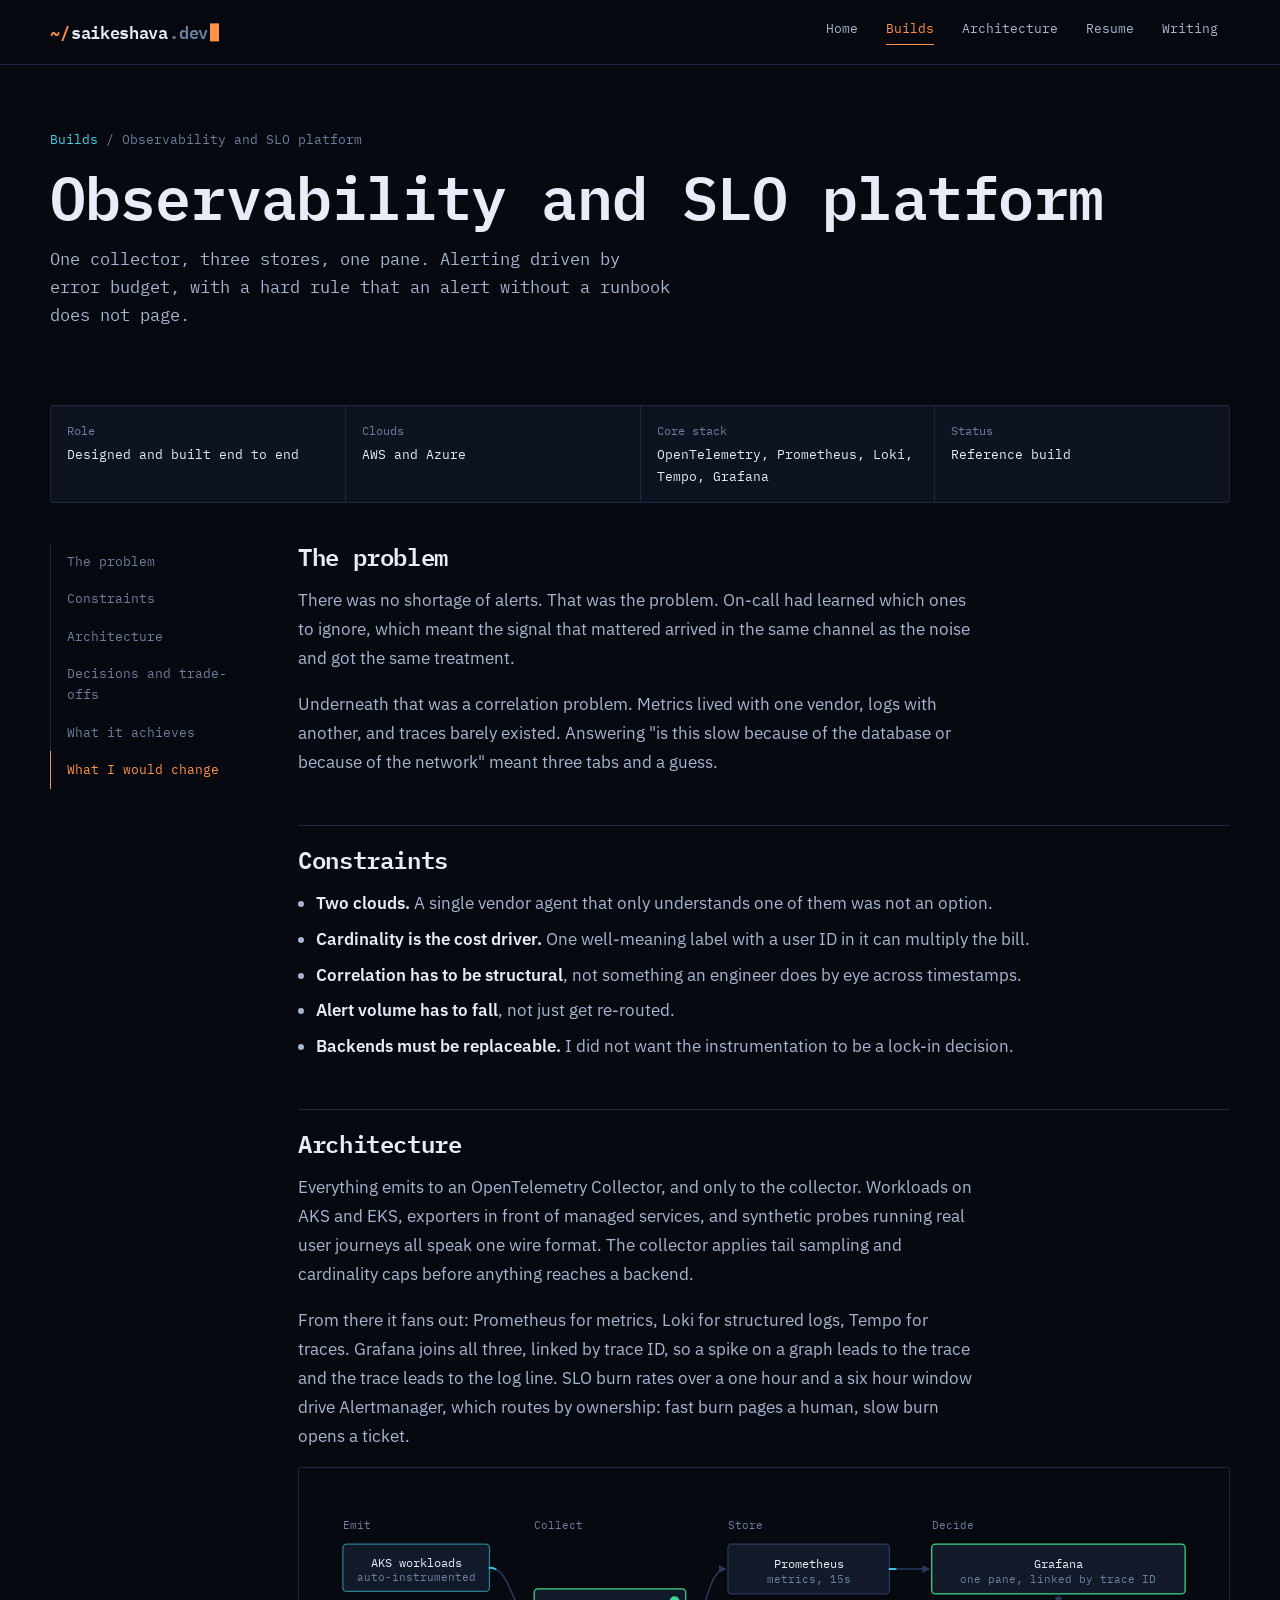
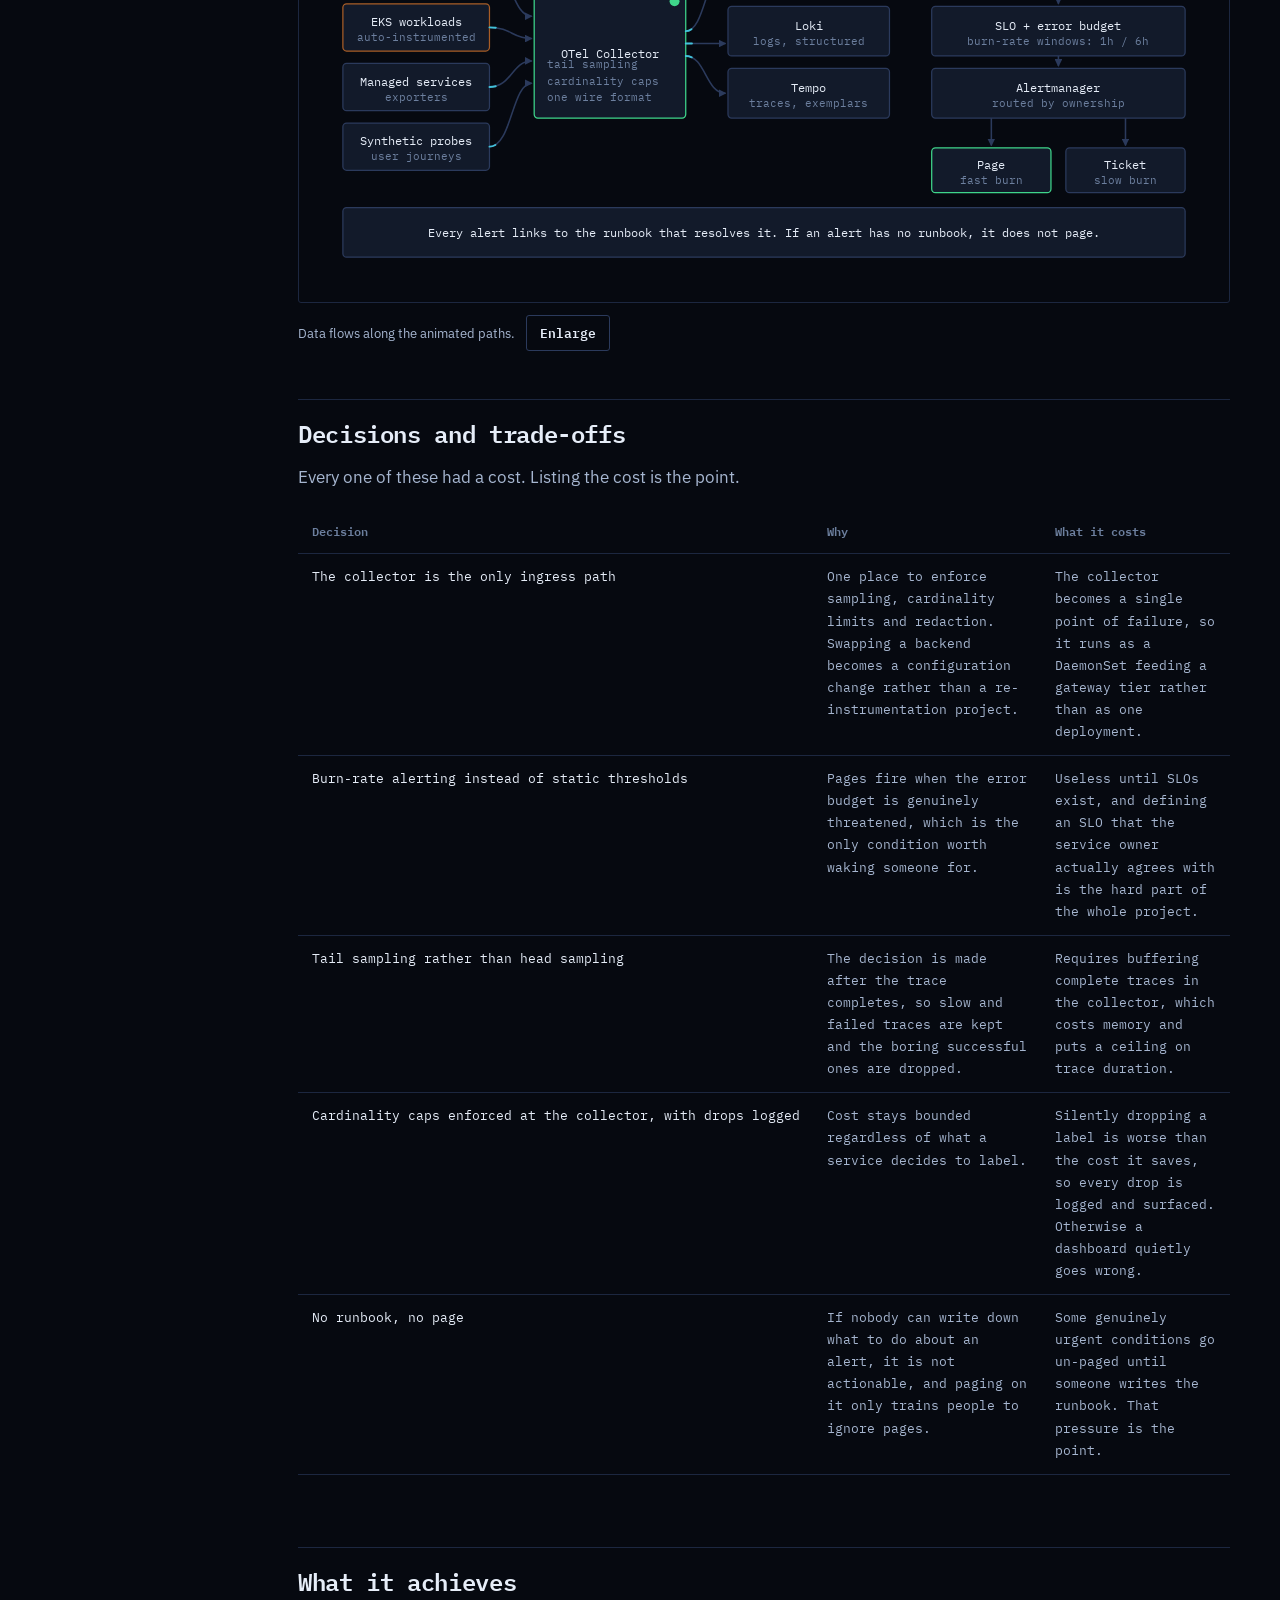
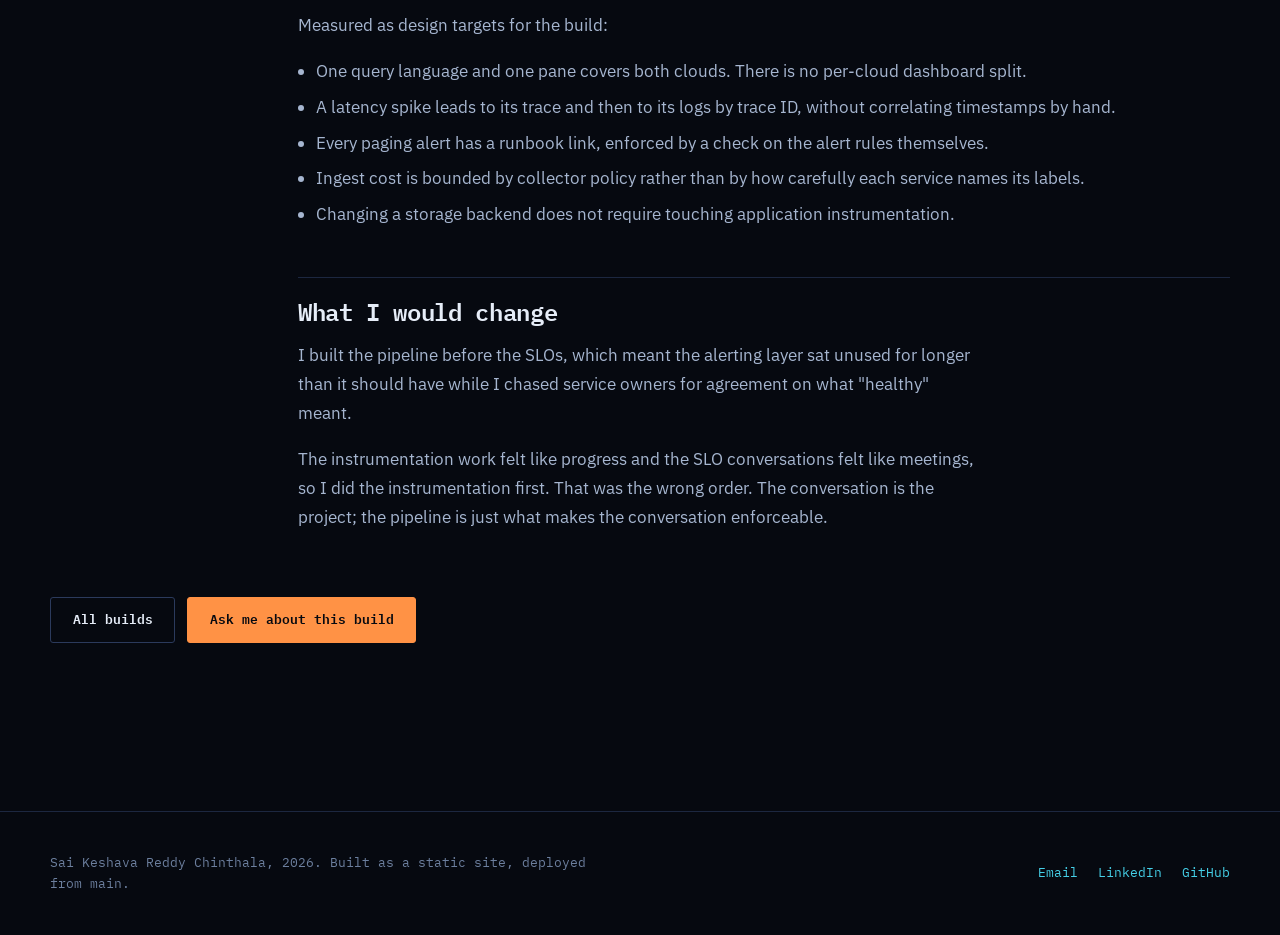
<file: projects/observability-slo-platform.html>
<!DOCTYPE html>
<html lang="en">
<head>
<meta charset="UTF-8">
<meta name="viewport" content="width=device-width, initial-scale=1">
<title>Observability and SLO platform &mdash; Sai Keshava Reddy Chinthala</title>
<meta name="description" content="One collector, three stores, one pane. Alerting driven by error budget, with a hard rule that an alert without a runbook does not page.">
<link rel="canonical" href="https://saikeshavareddych.github.io/projects/observability-slo-platform.html">

<meta property="og:type" content="article">
<meta property="og:title" content="Observability and SLO platform &mdash; Sai Keshava Reddy Chinthala">
<meta property="og:description" content="One collector, three stores, one pane. Alerting driven by error budget, with a hard rule that an alert without a runbook does not page.">
<meta property="og:url" content="https://saikeshavareddych.github.io/projects/observability-slo-platform.html">
<meta property="og:image" content="https://saikeshavareddych.github.io/assets/diagrams/observability.png">
<meta name="twitter:card" content="summary_large_image">
<meta name="theme-color" content="#060910">

<link rel="preconnect" href="https://fonts.googleapis.com">
<link rel="preconnect" href="https://fonts.gstatic.com" crossorigin>
<link href="https://fonts.googleapis.com/css2?family=IBM+Plex+Mono:wght@400;600&family=IBM+Plex+Sans:wght@400;600&display=swap" rel="stylesheet">
<link rel="icon" href="../assets/favicon.svg" type="image/svg+xml">
<link rel="apple-touch-icon" href="../assets/favicon.svg">
<link rel="stylesheet" href="../css/style.css">
</head>
<body>

<a class="skip" href="#main">Skip to content</a>

<header class="nav">
  <div class="nav-inner">
    <a class="brand" href="../index.html">
      <span class="prompt">~/</span>saikeshava<span class="tld">.dev</span><span class="caret" aria-hidden="true"></span>
    </a>
    <button class="nav-toggle" aria-label="Open menu" aria-expanded="false" aria-controls="nav-list">
      <span></span><span></span><span></span>
    </button>
    <ul class="nav-list" id="nav-list">
      <li><a href="../index.html">Home</a></li>
      <li><a href="../projects.html" aria-current="page">Builds</a></li>
      <li><a href="../architecture.html">Architecture</a></li>
      <li><a href="../resume.html">Resume</a></li>
      <li><a href="../blog.html">Writing</a></li>
    </ul>
  </div>
</header>

<main id="main">

<div class="shell page-head">
  <p style="color:var(--ink-dim);font-size:var(--t-sm);margin-bottom:.75rem">
    <a href="../projects.html">Builds</a> / Observability and SLO platform
  </p>
  <h1>Observability and SLO platform</h1>
  <p class="lede">One collector, three stores, one pane. Alerting driven by error budget, with a hard rule that an alert without a runbook does not page.</p>
</div>

<div class="shell section">

  <dl class="case-meta">
    <div><dt>Role</dt><dd>Designed and built end to end</dd></div>
    <div><dt>Clouds</dt><dd>AWS and Azure</dd></div>
    <div><dt>Core stack</dt><dd>OpenTelemetry, Prometheus, Loki, Tempo, Grafana</dd></div>
    <div><dt>Status</dt><dd>Reference build</dd></div>

  </dl>

  <div class="case-layout">
    <nav class="case-rail" aria-label="On this page">
      <ol>
        <li><a href="#problem">The problem</a></li>
        <li><a href="#constraints">Constraints</a></li>
        <li><a href="#architecture">Architecture</a></li>
        <li><a href="#decisions">Decisions and trade-offs</a></li>
        <li><a href="#outcome">What it achieves</a></li>
        <li><a href="#wrong">What I would change</a></li>

      </ol>
    </nav>

    <article class="case-body">
<h2 id="problem">The problem</h2>
<p>There was no shortage of alerts. That was the problem. On-call had learned
which ones to ignore, which meant the signal that mattered arrived in the same
channel as the noise and got the same treatment.</p>
<p>Underneath that was a correlation problem. Metrics lived with one vendor, logs
with another, and traces barely existed. Answering "is this slow because of the
database or because of the network" meant three tabs and a guess.</p>

<h2 id="constraints">Constraints</h2>
<ul>
<li><strong>Two clouds.</strong> A single vendor agent that only understands one of them was not an option.</li>
<li><strong>Cardinality is the cost driver.</strong> One well-meaning label with a user ID in it can multiply the bill.</li>
<li><strong>Correlation has to be structural</strong>, not something an engineer does by eye across timestamps.</li>
<li><strong>Alert volume has to fall</strong>, not just get re-routed.</li>
<li><strong>Backends must be replaceable.</strong> I did not want the instrumentation to be a lock-in decision.</li>
</ul>

<h2 id="architecture">Architecture</h2>
<p>Everything emits to an OpenTelemetry Collector, and only to the collector.
Workloads on AKS and EKS, exporters in front of managed services, and synthetic
probes running real user journeys all speak one wire format. The collector applies
tail sampling and cardinality caps before anything reaches a backend.</p>
<p>From there it fans out: Prometheus for metrics, Loki for structured logs, Tempo
for traces. Grafana joins all three, linked by trace ID, so a spike on a graph
leads to the trace and the trace leads to the log line. SLO burn rates over a one
hour and a six hour window drive Alertmanager, which routes by ownership: fast
burn pages a human, slow burn opens a ticket.</p>

<div class="diagram" id="dg-observability" data-diagram="observability"><noscript><img src="../assets/diagrams/observability.png" alt="Observability platform: all workloads emit to one OpenTelemetry Collector, fanning out to Prometheus, Loki and Tempo, joined in Grafana."></noscript></div>
<p class="diagram-caption">Data flows along the animated paths. <button class="btn btn--ghost" style="min-height:36px;padding:.35rem .8rem;margin-left:.5rem" data-zoom="dg-observability" data-zoom-label="Observability and SLO platform, enlarged">Enlarge</button></p>

<h2 id="decisions">Decisions and trade-offs</h2>
<p>Every one of these had a cost. Listing the cost is the point.</p>
<div class="table-wrap">
<table class="decisions">
  <thead><tr><th>Decision</th><th>Why</th><th>What it costs</th></tr></thead>
  <tbody>
        <tr><td>The collector is the only ingress path</td><td>One place to enforce sampling, cardinality limits and redaction. Swapping a backend becomes a configuration change rather than a re-instrumentation project.</td><td>The collector becomes a single point of failure, so it runs as a DaemonSet feeding a gateway tier rather than as one deployment.</td></tr>
        <tr><td>Burn-rate alerting instead of static thresholds</td><td>Pages fire when the error budget is genuinely threatened, which is the only condition worth waking someone for.</td><td>Useless until SLOs exist, and defining an SLO that the service owner actually agrees with is the hard part of the whole project.</td></tr>
        <tr><td>Tail sampling rather than head sampling</td><td>The decision is made after the trace completes, so slow and failed traces are kept and the boring successful ones are dropped.</td><td>Requires buffering complete traces in the collector, which costs memory and puts a ceiling on trace duration.</td></tr>
        <tr><td>Cardinality caps enforced at the collector, with drops logged</td><td>Cost stays bounded regardless of what a service decides to label.</td><td>Silently dropping a label is worse than the cost it saves, so every drop is logged and surfaced. Otherwise a dashboard quietly goes wrong.</td></tr>
        <tr><td>No runbook, no page</td><td>If nobody can write down what to do about an alert, it is not actionable, and paging on it only trains people to ignore pages.</td><td>Some genuinely urgent conditions go un-paged until someone writes the runbook. That pressure is the point.</td></tr>
  </tbody>
</table>
</div>

<h2 id="outcome">What it achieves</h2>
<p>Measured as design targets for the build:</p>
<ul>
<li>One query language and one pane covers both clouds. There is no per-cloud dashboard split.</li>
<li>A latency spike leads to its trace and then to its logs by trace ID, without correlating timestamps by hand.</li>
<li>Every paging alert has a runbook link, enforced by a check on the alert rules themselves.</li>
<li>Ingest cost is bounded by collector policy rather than by how carefully each service names its labels.</li>
<li>Changing a storage backend does not require touching application instrumentation.</li>
</ul>

<h2 id="wrong">What I would change</h2>
<p>I built the pipeline before the SLOs, which meant the alerting layer sat
unused for longer than it should have while I chased service owners for
agreement on what "healthy" meant.</p>
<p>The instrumentation work felt like progress and the SLO conversations felt like
meetings, so I did the instrumentation first. That was the wrong order. The
conversation is the project; the pipeline is just what makes the conversation
enforceable.</p>
    </article>
  </div>

  <div class="btn-row" style="margin-top:3rem">
    <a class="btn btn--ghost" href="../projects.html">All builds</a>
    <a class="btn btn--primary" href="mailto:saikeshavareddych@gmail.com?subject=About%20the%20observability-slo-platform%20build">Ask me about this build</a>
  </div>

</div>

</main>

<div class="lightbox" id="lightbox" role="dialog" aria-modal="true">
  <button class="lightbox__close" aria-label="Close">&#10005;</button>
  <div class="lightbox__inner"></div>
</div>

<footer class="foot">
  <div class="shell foot-inner">
    <p>Sai Keshava Reddy Chinthala, <span data-year>2026</span>. Built as a static site, deployed from main.</p>
    <div class="foot-links">
      <a href="mailto:saikeshavareddych@gmail.com">Email</a>
      <a href="https://www.linkedin.com/in/saikeshavareddy/" target="_blank" rel="noopener">LinkedIn</a>
      <a href="https://github.com/saikeshavareddych" target="_blank" rel="noopener">GitHub</a>
    </div>
  </div>
</footer>

<script src="../js/diagrams.js"></script>
<script src="../js/main.js" defer></script>
</body>
</html>
</file>
<file: css/style.css>
/* =========================================================================
   Sai Keshava Reddy - Multi-Cloud DevOps Engineer
   Design language: operator console.
   Colour carries meaning: amber = identity/action, cyan = data in motion,
   green = healthy, red = alerting. Nothing is coloured for decoration.
   ========================================================================= */

/* --- Tokens ------------------------------------------------------------ */
:root {
  /* Surfaces */
  --void:        #060910;
  --panel:       #0d131f;
  --panel-high:  #121a2a;
  --line:        #1c2740;
  --line-bright: #2b3a5c;

  /* Signal */
  --signal:      #ff9245;   /* primary: identity, action, focus */
  --signal-dim:  #a85d26;
  --stream:      #45d0e8;   /* secondary: data in motion, links */
  --stream-dim:  #2a7f92;

  /* Status - semantic only */
  --ok:          #3fd68b;
  --warn:        #ffd166;
  --alert:       #ff4d6d;

  /* Ink */
  --ink:         #e6edf8;
  --ink-mid:     #a6b6d0;
  --ink-dim:     #6c7f9e;

  /* Type */
  --mono: "IBM Plex Mono", ui-monospace, SFMono-Regular, Menlo, monospace;
  --sans: "IBM Plex Sans", system-ui, -apple-system, Segoe UI, sans-serif;

  /* Scale */
  --t-xs:   0.75rem;
  --t-sm:   0.8125rem;
  --t-base: 0.9375rem;
  --t-md:   1.0625rem;
  --t-lg:   clamp(1.25rem, 1.05rem + 0.8vw, 1.5rem);
  --t-xl:   clamp(1.6rem, 1.25rem + 1.6vw, 2.25rem);
  --t-2xl:  clamp(2.1rem, 1.4rem + 3.2vw, 3.75rem);

  /* Rhythm */
  --gutter: clamp(1.25rem, 4vw, 2.5rem);
  --pane-r: 3px;
  --shell:  1180px;

  --ease: cubic-bezier(0.22, 0.61, 0.36, 1);
}

/* --- Reset ------------------------------------------------------------- */
*, *::before, *::after { box-sizing: border-box; }

html {
  -webkit-text-size-adjust: 100%;
  scroll-behavior: smooth;
  scroll-padding-top: 5rem;
}

body {
  margin: 0;
  background: var(--void);
  color: var(--ink);
  font-family: var(--mono);
  font-size: var(--t-base);
  line-height: 1.65;
  overflow-x: hidden;
  -webkit-font-smoothing: antialiased;
}

img, svg, canvas { max-width: 100%; display: block; }
img { height: auto; }

h1, h2, h3, h4 {
  font-family: var(--mono);
  font-weight: 600;
  line-height: 1.15;
  letter-spacing: -0.015em;
  margin: 0;
  text-wrap: balance;
}
h1 { font-size: var(--t-2xl); }
h2 { font-size: var(--t-xl); }
h3 { font-size: var(--t-lg); }
h4 { font-size: var(--t-md); }

p  { margin: 0 0 1em; max-width: 68ch; }
ul, ol { margin: 0 0 1em; padding-left: 1.15rem; }
li { margin-bottom: 0.4em; }

a { color: var(--stream); text-decoration: none; transition: color 0.18s var(--ease); }
a:hover { color: var(--signal); }

:focus-visible {
  outline: 2px solid var(--signal);
  outline-offset: 3px;
  border-radius: 1px;
}

::selection { background: var(--signal); color: var(--void); }

code {
  font-family: var(--mono);
  font-size: 0.92em;
  background: var(--panel-high);
  border: 1px solid var(--line);
  border-radius: 2px;
  padding: 0.1em 0.35em;
  color: var(--stream);
}

/* --- Page scaffolding -------------------------------------------------- */
.shell {
  width: min(100% - (var(--gutter) * 2), var(--shell));
  margin-inline: auto;
}

main { padding-bottom: 5rem; }

.section { padding-block: clamp(3rem, 7vw, 5.5rem); }
.section--tight { padding-block: clamp(2rem, 4vw, 3rem); }

.section-head {
  display: flex;
  align-items: baseline;
  flex-wrap: wrap;
  gap: 0.5rem 1rem;
  margin-bottom: 2rem;
}
.section-head::after {
  content: "";
  flex: 1 1 24px;
  min-width: 24px;
  height: 1px;
  background: linear-gradient(90deg, var(--line-bright), transparent);
}
.section-head .count {
  font-size: var(--t-sm);
  color: var(--ink-dim);
  font-variant-numeric: tabular-nums;
  flex: 0 1 auto;
  min-width: 0;
}

.lede {
  font-size: var(--t-md);
  color: var(--ink-mid);
  max-width: 62ch;
}

.page-head { padding-block: clamp(2.5rem, 6vw, 4rem) 0; }
.page-head h1 { margin-bottom: 0.85rem; }

/* Contact line under a page heading */
.contact-row {
  display: flex;
  flex-wrap: wrap;
  gap: 0.4rem 1.5rem;
  margin-top: 1.25rem;
  font-size: var(--t-sm);
}
.contact-row a { color: var(--ink-mid); }
.contact-row a:hover { color: var(--signal); }
/* A page-head already supplies the breathing room above the first section. */
.page-head + .section { padding-top: clamp(1.75rem, 3.5vw, 2.75rem); }

/* --- Skip link --------------------------------------------------------- */
.skip {
  position: absolute;
  left: -9999px;
  top: 0;
  z-index: 200;
  background: var(--signal);
  color: var(--void);
  padding: 0.65rem 1rem;
  font-weight: 600;
}
.skip:focus { left: 0; color: var(--void); }

/* --- Nav --------------------------------------------------------------- */
.nav {
  position: sticky;
  top: 0;
  z-index: 100;
  background: rgba(6, 9, 16, 0.82);
  backdrop-filter: blur(14px);
  -webkit-backdrop-filter: blur(14px);
  border-bottom: 1px solid var(--line);
  transition: border-color 0.25s var(--ease);
}
.nav.is-scrolled { border-bottom-color: var(--line-bright); }

.nav-inner {
  width: min(100% - (var(--gutter) * 2), var(--shell));
  margin-inline: auto;
  display: flex;
  align-items: center;
  justify-content: space-between;
  min-height: 4rem;
  gap: 1rem;
}

.brand {
  font-weight: 600;
  font-size: var(--t-md);
  color: var(--ink);
  letter-spacing: -0.02em;
  display: inline-flex;
  align-items: baseline;
  gap: 0.1em;
  white-space: nowrap;
}
.brand:hover { color: var(--ink); }
.brand .prompt { color: var(--signal); }
.brand .tld { color: var(--ink-dim); }
.brand .caret {
  width: 0.55em;
  height: 1.05em;
  background: var(--signal);
  display: inline-block;
  transform: translateY(0.14em);
  animation: blink 1.1s steps(2, start) infinite;
}
@keyframes blink { 50% { opacity: 0; } }

.nav-list {
  display: flex;
  align-items: center;
  gap: 0.25rem;
  list-style: none;
  margin: 0;
  padding: 0;
}
.nav-list a {
  display: block;
  padding: 0.6rem 0.75rem;
  font-size: var(--t-sm);
  color: var(--ink-mid);
  border-radius: var(--pane-r);
  position: relative;
}
.nav-list a:hover { color: var(--ink); background: var(--panel); }
.nav-list a[aria-current="page"] { color: var(--signal); }
.nav-list a[aria-current="page"]::after {
  content: "";
  position: absolute;
  left: 0.75rem;
  right: 0.75rem;
  bottom: 0.25rem;
  height: 1px;
  background: var(--signal);
}

.nav-toggle {
  display: none;
  width: 44px;
  height: 44px;
  background: none;
  border: 1px solid var(--line-bright);
  border-radius: var(--pane-r);
  color: var(--ink);
  cursor: pointer;
  align-items: center;
  justify-content: center;
  flex-direction: column;
  gap: 4px;
  padding: 0;
}
.nav-toggle span {
  display: block;
  width: 18px;
  height: 1.5px;
  background: currentColor;
  transition: transform 0.25s var(--ease), opacity 0.2s var(--ease);
}
.nav-toggle[aria-expanded="true"] span:nth-child(1) { transform: translateY(5.5px) rotate(45deg); }
.nav-toggle[aria-expanded="true"] span:nth-child(2) { opacity: 0; }
.nav-toggle[aria-expanded="true"] span:nth-child(3) { transform: translateY(-5.5px) rotate(-45deg); }

@media (max-width: 880px) {
  .nav-toggle { display: flex; }
  .nav-list {
    position: fixed;
    inset: 4rem 0 auto 0;
    flex-direction: column;
    align-items: stretch;
    gap: 0;
    background: var(--panel);
    border-bottom: 1px solid var(--line-bright);
    padding: 0.5rem var(--gutter) 1.25rem;
    transform: translateY(-140%);
    transition: transform 0.3s var(--ease);
    max-height: calc(100dvh - 4rem);
    overflow-y: auto;
  }
  .nav-list.is-open { transform: translateY(0); }
  .nav-list a {
    padding: 0.9rem 0.5rem;
    font-size: var(--t-base);
    border-bottom: 1px solid var(--line);
  }
  .nav-list li:last-child a { border-bottom: 0; }
  .nav-list a[aria-current="page"]::after { display: none; }
}

/* --- Panels (the core surface) ----------------------------------------- */
.panel {
  background: var(--panel);
  border: 1px solid var(--line);
  border-radius: var(--pane-r);
  position: relative;
}

.panel__bar {
  display: flex;
  align-items: center;
  gap: 0.5rem;
  padding: 0.5rem 0.85rem;
  border-bottom: 1px solid var(--line);
  font-size: var(--t-xs);
  color: var(--ink-dim);
  background: rgba(255, 255, 255, 0.015);
  border-radius: var(--pane-r) var(--pane-r) 0 0;
}
.panel__bar .dot {
  width: 7px; height: 7px;
  border-radius: 50%;
  background: var(--ink-dim);
  flex: none;
}
.panel__bar .dot--ok    { background: var(--ok);    box-shadow: 0 0 8px var(--ok); }
.panel__bar .dot--warn  { background: var(--warn); }
.panel__bar .dot--alert { background: var(--alert); }
.panel__bar .spacer { flex: 1; }

.panel__body { padding: 1.25rem; }
.panel__body > :last-child { margin-bottom: 0; }

@media (hover: hover) {
  a.panel { transition: border-color 0.25s var(--ease), transform 0.25s var(--ease); }
  a.panel:hover { border-color: var(--signal-dim); transform: translateY(-2px); }
  a.panel:hover .panel__bar { color: var(--signal); }
}

/* --- Buttons ----------------------------------------------------------- */
.btn {
  display: inline-flex;
  align-items: center;
  justify-content: center;
  gap: 0.5rem;
  min-height: 44px;
  padding: 0.7rem 1.35rem;
  font-family: var(--mono);
  font-size: var(--t-sm);
  font-weight: 600;
  border-radius: var(--pane-r);
  border: 1px solid transparent;
  cursor: pointer;
  transition: background 0.2s var(--ease), border-color 0.2s var(--ease), color 0.2s var(--ease);
  text-align: center;
}
.btn--primary {
  background: var(--signal);
  color: var(--void);
  border-color: var(--signal);
}
.btn--primary:hover { background: #ffa863; color: var(--void); }
.btn--ghost {
  background: transparent;
  color: var(--ink);
  border-color: var(--line-bright);
}
.btn--ghost:hover { border-color: var(--stream); color: var(--stream); }
.btn[disabled] { opacity: 0.45; cursor: not-allowed; }

.btn-row { display: flex; flex-wrap: wrap; gap: 0.75rem; }

/* --- Hero -------------------------------------------------------------- */
.hero {
  position: relative;
  padding-block: clamp(2.5rem, 7vw, 5rem) clamp(3rem, 8vw, 6rem);
  overflow: hidden;
  border-bottom: 1px solid var(--line);
}

#topology {
  position: absolute;
  inset: 0;
  width: 100%;
  height: 100%;
  opacity: 0.34;
  pointer-events: none;
  mask-image: radial-gradient(ellipse 85% 75% at 60% 45%, #000 25%, transparent 78%);
  -webkit-mask-image: radial-gradient(ellipse 85% 75% at 60% 45%, #000 25%, transparent 78%);
}

.hero-inner {
  position: relative;
  z-index: 1;
  display: grid;
  gap: clamp(2rem, 5vw, 3.5rem);
  grid-template-columns: minmax(0, 1fr) minmax(0, 0.95fr);
  align-items: center;
}
@media (max-width: 940px) {
  .hero-inner { grid-template-columns: minmax(0, 1fr); }
}

.hero h1 { margin-bottom: 1rem; letter-spacing: -0.03em; }
.hero h1 .l2 { color: var(--signal); display: block; }
.hero .lede { margin-bottom: 1.75rem; }

.locus {
  display: flex;
  flex-wrap: wrap;
  gap: 0.4rem 1.25rem;
  font-size: var(--t-sm);
  color: var(--ink-dim);
  margin-bottom: 1.5rem;
}
.locus span { display: inline-flex; align-items: center; gap: 0.45rem; }
.locus .pip {
  width: 6px; height: 6px; border-radius: 50%;
  background: var(--ok);
  box-shadow: 0 0 7px var(--ok);
  flex: none;
}

/* --- Terminal ---------------------------------------------------------- */
.term {
  font-size: clamp(0.72rem, 0.62rem + 0.42vw, 0.85rem);
  box-shadow: 0 24px 60px -30px rgba(0, 0, 0, 0.9);
}
.term__out {
  padding: 0.9rem 1rem 0.35rem;
  margin: 0;
  height: clamp(250px, 38vh, 330px);
  overflow-y: auto;
  overscroll-behavior: contain;
  white-space: pre-wrap;
  word-break: break-word;
  scrollbar-width: thin;
  scrollbar-color: var(--line-bright) transparent;
}
.term__out::-webkit-scrollbar { width: 8px; }
.term__out::-webkit-scrollbar-thumb { background: var(--line-bright); border-radius: 4px; }

.term__line { min-height: 1.2em; }
.term__line.is-ok    { color: var(--ok); }
.term__line.is-dim   { color: var(--ink-dim); }
.term__line.is-sig   { color: var(--signal); }
.term__line.is-str   { color: var(--stream); }
.term__line.is-alert { color: var(--alert); }
.term__line a { text-decoration: underline; text-underline-offset: 2px; }

.term__form {
  display: flex;
  align-items: center;
  gap: 0.5rem;
  padding: 0.6rem 1rem 0.85rem;
  border-top: 1px solid var(--line);
  cursor: text;
}
.term__ps1 { color: var(--signal); flex: none; user-select: none; }
.term__in {
  flex: 1;
  min-width: 0;
  background: none;
  border: 0;
  outline: none;
  color: var(--ink);
  font: inherit;
  padding: 0;
  caret-color: var(--signal);
}
.term__hint {
  padding: 0 1rem 0.75rem;
  font-size: var(--t-xs);
  color: var(--ink-dim);
}
.term__hint b { color: var(--ink-mid); font-weight: 600; }

/* --- Metrics ----------------------------------------------------------- */
.metrics {
  display: grid;
  grid-template-columns: repeat(auto-fit, minmax(min(100%, 180px), 1fr));
  border: 1px solid var(--line);
  border-radius: var(--pane-r);
  overflow: hidden;
  background: var(--panel);
}
.metric { padding: 1.5rem 1.25rem; border-right: 1px solid var(--line); }
.metric:last-child { border-right: 0; }
.metric__v {
  font-size: clamp(1.75rem, 1.3rem + 2vw, 2.5rem);
  font-weight: 600;
  color: var(--signal);
  font-variant-numeric: tabular-nums;
  letter-spacing: -0.03em;
  line-height: 1;
  margin-bottom: 0.5rem;
}
.metric__k { font-size: var(--t-sm); color: var(--ink-mid); }
.metric__n { font-size: var(--t-xs); color: var(--ink-dim); margin-top: 0.2rem; }

/* --- Grids ------------------------------------------------------------- */
.grid {
  display: grid;
  gap: 1rem;
  grid-template-columns: repeat(auto-fit, minmax(min(100%, 290px), 1fr));
}
.grid--2 { grid-template-columns: repeat(auto-fit, minmax(min(100%, 380px), 1fr)); }
.grid--pair { grid-template-columns: repeat(2, minmax(0, 1fr)); }
@media (max-width: 720px) { .grid--pair { grid-template-columns: minmax(0, 1fr); } }

/* --- Strengths --------------------------------------------------------- */
.strength .panel__body { display: flex; flex-direction: column; height: 100%; }
.strength h3 { margin-bottom: 0.6rem; font-size: var(--t-md); }
.strength p { color: var(--ink-mid); font-size: var(--t-sm); margin-bottom: 0; }

/* --- Tags -------------------------------------------------------------- */
.tags { display: flex; flex-wrap: wrap; gap: 0.35rem; }
.tag {
  font-size: var(--t-xs);
  padding: 0.25rem 0.55rem;
  border: 1px solid var(--line-bright);
  border-radius: 2px;
  color: var(--ink-mid);
  white-space: nowrap;
}
.tag--aws   { border-color: var(--signal-dim); color: var(--signal); }
.tag--azure { border-color: var(--stream-dim); color: var(--stream); }

/* --- Build / project cards --------------------------------------------- */
.build { display: block; color: inherit; height: 100%; }
.build:hover { color: inherit; }
.build .panel__body { display: flex; flex-direction: column; gap: 0.85rem; height: 100%; }
.build h3 { font-size: var(--t-md); }
.build p { color: var(--ink-mid); font-size: var(--t-sm); margin: 0; }
.build .open {
  margin-top: auto;
  font-size: var(--t-sm);
  color: var(--signal);
  font-weight: 600;
}

.build__thumb {
  border-bottom: 1px solid var(--line);
  background: var(--void);
  padding: 0.5rem;
}
.build__thumb svg { width: 100%; height: auto; }

/* --- Diagrams ---------------------------------------------------------- */
.diagram {
  background: var(--void);
  border: 1px solid var(--line);
  border-radius: var(--pane-r);
  padding: clamp(0.75rem, 2vw, 1.5rem);
  overflow-x: auto;
  overscroll-behavior-x: contain;
}
.diagram svg { width: 100%; height: auto; min-width: 460px; }

.diagram-caption {
  font-size: var(--t-sm);
  color: var(--ink-dim);
  margin-top: 0.75rem;
}

/* SVG diagram primitives */
.dg-node      { fill: var(--panel-high); stroke: var(--line-bright); stroke-width: 1; }
.dg-node--aws   { stroke: var(--signal-dim); }
.dg-node--azure { stroke: var(--stream-dim); }
.dg-node--ok    { stroke: var(--ok); }
.dg-zone      { fill: none; stroke: var(--line); stroke-width: 1; stroke-dasharray: 4 4; }
.dg-zone-l    { fill: var(--ink-dim); font-size: 9px; font-family: var(--mono); letter-spacing: 0.04em; }
.dg-t         { fill: var(--ink); font-size: 10px; font-family: var(--mono); }
.dg-t--sm     { fill: var(--ink-dim); font-size: 8.5px; }
.dg-t--sig    { fill: var(--signal); }
.dg-t--str    { fill: var(--stream); }
.dg-edge      { fill: none; stroke: var(--line-bright); stroke-width: 1.25; }
.dg-flow      { fill: none; stroke: var(--stream); stroke-width: 1.5; stroke-linecap: round; opacity: 0.9; }

/* The packet animation: only runs when the diagram is on screen */
.dg-flow {
  stroke-dasharray: 5 90;
  stroke-dashoffset: 95;
}
.diagram.is-live .dg-flow {
  animation: packet 2.6s linear infinite;
}
@keyframes packet { to { stroke-dashoffset: -95; } }
.diagram.is-live .dg-flow:nth-of-type(2n)   { animation-delay: 0.35s; }
.diagram.is-live .dg-flow:nth-of-type(3n)   { animation-delay: 0.7s; }
.diagram.is-live .dg-flow:nth-of-type(4n+1) { animation-delay: 1.05s; }

.dg-pulse { transform-box: fill-box; transform-origin: center; }
.diagram.is-live .dg-pulse { animation: pulse 2.4s ease-in-out infinite; }
@keyframes pulse {
  0%, 100% { opacity: 0.35; }
  50%      { opacity: 1; }
}

/* --- Case study -------------------------------------------------------- */
.case-layout {
  display: grid;
  grid-template-columns: 200px minmax(0, 1fr);
  gap: clamp(1.5rem, 4vw, 3rem);
  align-items: start;
}
@media (max-width: 900px) {
  .case-layout { grid-template-columns: minmax(0, 1fr); }
  .case-rail { position: static !important; display: none; }
}

.case-rail {
  position: sticky;
  top: 5.5rem;
  font-size: var(--t-sm);
}
.case-rail ol { list-style: none; padding: 0; margin: 0; border-left: 1px solid var(--line); }
.case-rail li { margin: 0; }
.case-rail a {
  display: block;
  padding: 0.5rem 0 0.5rem 1rem;
  color: var(--ink-dim);
  margin-left: -1px;
  border-left: 1px solid transparent;
}
.case-rail a:hover { color: var(--ink); }
.case-rail a.is-active { color: var(--signal); border-left-color: var(--signal); }

.case-body { font-family: var(--sans); font-size: var(--t-md); line-height: 1.7; }
.case-body h2 {
  font-family: var(--mono);
  margin-top: 3rem;
  margin-bottom: 1rem;
  padding-top: 1.25rem;
  border-top: 1px solid var(--line);
  font-size: var(--t-lg);
}
.case-body h2:first-child { margin-top: 0; border-top: 0; padding-top: 0; }
.case-body h3 { font-family: var(--mono); margin-top: 1.75rem; margin-bottom: 0.5rem; font-size: var(--t-md); }
.case-body p, .case-body li { color: var(--ink-mid); }
.case-body strong { color: var(--ink); font-weight: 600; }
.case-body .diagram, .case-body .panel { font-family: var(--mono); }

.case-meta {
  display: grid;
  grid-template-columns: repeat(auto-fit, minmax(min(100%, 150px), 1fr));
  gap: 1px;
  background: var(--line);
  border: 1px solid var(--line);
  border-radius: var(--pane-r);
  overflow: hidden;
  margin-bottom: 2.5rem;
  font-family: var(--mono);
}
.case-meta div { background: var(--panel); padding: 0.9rem 1rem; }
.case-meta dt { font-size: var(--t-xs); color: var(--ink-dim); margin-bottom: 0.25rem; }
.case-meta dd { margin: 0; font-size: var(--t-sm); color: var(--ink); }

/* Decision table */
.decisions { width: 100%; border-collapse: collapse; font-family: var(--mono); font-size: var(--t-sm); margin-bottom: 1.5rem; }
.decisions th, .decisions td {
  text-align: left;
  padding: 0.75rem 0.85rem;
  border-bottom: 1px solid var(--line);
  vertical-align: top;
}
.decisions th { color: var(--ink-dim); font-weight: 600; font-size: var(--t-xs); }
.decisions td { color: var(--ink-mid); }
.decisions td:first-child { color: var(--ink); white-space: nowrap; }
.table-wrap { overflow-x: auto; }

/* --- Skills wall ------------------------------------------------------- */
.skillgroup + .skillgroup { margin-top: 1rem; }
.skill { margin-bottom: 1rem; }
.skill:last-child { margin-bottom: 0; }
.skill__top {
  display: flex;
  justify-content: space-between;
  align-items: baseline;
  gap: 1rem;
  margin-bottom: 0.4rem;
  font-size: var(--t-sm);
}
.skill__lvl { color: var(--ink-dim); font-size: var(--t-xs); }
.skill__track {
  height: 4px;
  background: var(--panel-high);
  border-radius: 2px;
  overflow: hidden;
}
.skill__fill {
  height: 100%;
  width: 0;
  background: linear-gradient(90deg, var(--signal-dim), var(--signal));
  border-radius: 2px;
  transition: width 1s var(--ease);
}
.skill--stream .skill__fill { background: linear-gradient(90deg, var(--stream-dim), var(--stream)); }

/* --- Certifications ---------------------------------------------------- */
.cert { display: flex; flex-direction: column; gap: 0.6rem; }
.cert__status {
  align-self: flex-start;
  font-size: var(--t-xs);
  padding: 0.2rem 0.5rem;
  border-radius: 2px;
  border: 1px solid var(--warn);
  color: var(--warn);
}
.cert h3 { font-size: var(--t-base); }
.cert p { font-size: var(--t-sm); color: var(--ink-dim); margin: 0; }

.disclaimer {
  font-size: var(--t-sm);
  color: var(--ink-dim);
  border-left: 2px solid var(--line-bright);
  padding-left: 1rem;
  margin-bottom: 1.5rem;
  max-width: 70ch;
}

/* --- Timeline ---------------------------------------------------------- */
.timeline { border-left: 1px solid var(--line-bright); padding-left: 1.5rem; margin-left: 0.35rem; }
.tl-item { position: relative; padding-bottom: 2rem; }
.tl-item:last-child { padding-bottom: 0; }
.tl-item::before {
  content: "";
  position: absolute;
  left: calc(-1.5rem - 4.5px);
  top: 0.5rem;
  width: 8px; height: 8px;
  border-radius: 50%;
  background: var(--signal);
  box-shadow: 0 0 0 3px var(--void);
}
.tl-item .when { font-size: var(--t-sm); color: var(--ink-dim); margin-bottom: 0.35rem; }
.tl-item .where { color: var(--stream); font-size: var(--t-sm); margin-bottom: 0.65rem; }
.tl-item h3 { font-size: var(--t-md); margin-bottom: 0.25rem; }
.tl-item ul { color: var(--ink-mid); font-size: var(--t-sm); }

/* --- Resume viewer ----------------------------------------------------- */
.viewer { height: min(78vh, 900px); border: 0; width: 100%; display: block; background: var(--panel-high); }
.viewer-empty { padding: clamp(2rem, 6vw, 3.5rem) 1.5rem; text-align: center; }
.viewer-empty p { margin-inline: auto; }

/* --- Upload page ------------------------------------------------------- */
.drop {
  border: 1px dashed var(--line-bright);
  border-radius: var(--pane-r);
  padding: clamp(2rem, 6vw, 3.5rem) 1.5rem;
  text-align: center;
  background: rgba(255, 255, 255, 0.012);
  transition: border-color 0.2s var(--ease), background 0.2s var(--ease);
  cursor: pointer;
}
.drop:hover, .drop.is-over { border-color: var(--signal); background: rgba(255, 146, 69, 0.05); }
.drop p { margin-inline: auto; }
.drop .big { font-size: var(--t-md); color: var(--ink); margin-bottom: 0.4rem; }
.drop .small { font-size: var(--t-sm); color: var(--ink-dim); margin-bottom: 0; }

.field { margin-bottom: 1.25rem; }
.field label { display: block; font-size: var(--t-sm); margin-bottom: 0.4rem; color: var(--ink); }
.field .help { font-size: var(--t-xs); color: var(--ink-dim); margin: 0.4rem 0 0; max-width: none; }
.field input[type="password"], .field input[type="text"] {
  width: 100%;
  background: var(--void);
  border: 1px solid var(--line-bright);
  border-radius: var(--pane-r);
  color: var(--ink);
  font-family: var(--mono);
  font-size: var(--t-sm);
  padding: 0.7rem 0.85rem;
  min-height: 44px;
}
.field input:focus { border-color: var(--signal); outline: none; }

.notice {
  border: 1px solid var(--line-bright);
  border-left-width: 2px;
  border-radius: var(--pane-r);
  padding: 1rem 1.15rem;
  font-size: var(--t-sm);
  color: var(--ink-mid);
  margin-bottom: 1.25rem;
}
.notice--warn  { border-left-color: var(--warn); }
.notice--ok    { border-left-color: var(--ok); }
.notice--alert { border-left-color: var(--alert); }
.notice > :last-child { margin-bottom: 0; }
.notice strong { color: var(--ink); }

.log {
  font-size: var(--t-sm);
  white-space: pre-wrap;
  word-break: break-word;
  margin: 0;
  color: var(--ink-mid);
  max-height: 220px;
  overflow-y: auto;
}
.log .is-ok    { color: var(--ok); }
.log .is-alert { color: var(--alert); }
.log .is-dim   { color: var(--ink-dim); }

/* --- Blog -------------------------------------------------------------- */
.post-body { font-family: var(--sans); font-size: var(--t-md); line-height: 1.75; max-width: 70ch; }
.post-body h2 { font-family: var(--mono); margin-top: 2.5rem; margin-bottom: 0.85rem; }
.post-body p, .post-body li { color: var(--ink-mid); }
.post-body strong { color: var(--ink); }
.post-meta { font-size: var(--t-sm); color: var(--ink-dim); margin-bottom: 2rem; }

/* --- Lightbox ---------------------------------------------------------- */
.lightbox {
  position: fixed;
  inset: 0;
  z-index: 150;
  background: rgba(3, 5, 10, 0.94);
  display: none;
  align-items: center;
  justify-content: center;
  padding: var(--gutter);
}
.lightbox.is-open { display: flex; }
.lightbox__inner {
  background: var(--void);
  border: 1px solid var(--line-bright);
  border-radius: var(--pane-r);
  padding: 1rem;
  max-width: min(1100px, 100%);
  max-height: 90vh;
  overflow: auto;
  width: 100%;
}
.lightbox__inner svg { width: 100%; height: auto; min-width: 520px; }
.lightbox__close {
  position: absolute;
  top: 1rem;
  right: 1rem;
  width: 44px; height: 44px;
  background: var(--panel);
  border: 1px solid var(--line-bright);
  border-radius: var(--pane-r);
  color: var(--ink);
  font-size: 1.1rem;
  cursor: pointer;
}
.lightbox__close:hover { border-color: var(--signal); color: var(--signal); }

/* --- CTA --------------------------------------------------------------- */
.cta { border-top: 1px solid var(--line); }
.cta .panel__body { padding: clamp(1.75rem, 5vw, 3rem); }
.cta h2 { margin-bottom: 0.75rem; }

/* --- Footer ------------------------------------------------------------ */
.foot {
  border-top: 1px solid var(--line);
  padding-block: 2.5rem;
  font-size: var(--t-sm);
  color: var(--ink-dim);
}
.foot-inner {
  display: flex;
  flex-wrap: wrap;
  gap: 1rem 2rem;
  justify-content: space-between;
  align-items: center;
}
.foot-links { display: flex; flex-wrap: wrap; gap: 1.25rem; }
.foot p { margin: 0; }

/* --- Entrance: ONE orchestrated moment, not a per-element fade ---------- */
.js [data-enter] { opacity: 0; transform: translateY(12px); }
.js [data-enter].is-in {
  opacity: 1;
  transform: none;
  transition: opacity 0.6s var(--ease), transform 0.6s var(--ease);
}

/* --- Reduced motion ---------------------------------------------------- */
@media (prefers-reduced-motion: reduce) {
  html { scroll-behavior: auto; }
  *, *::before, *::after {
    animation-duration: 0.001ms !important;
    animation-iteration-count: 1 !important;
    transition-duration: 0.001ms !important;
  }
  .js [data-enter] { opacity: 1; transform: none; }
  #topology { display: none; }
  .brand .caret { animation: none; }
  .skill__fill { transition: none; }
}
</file>
